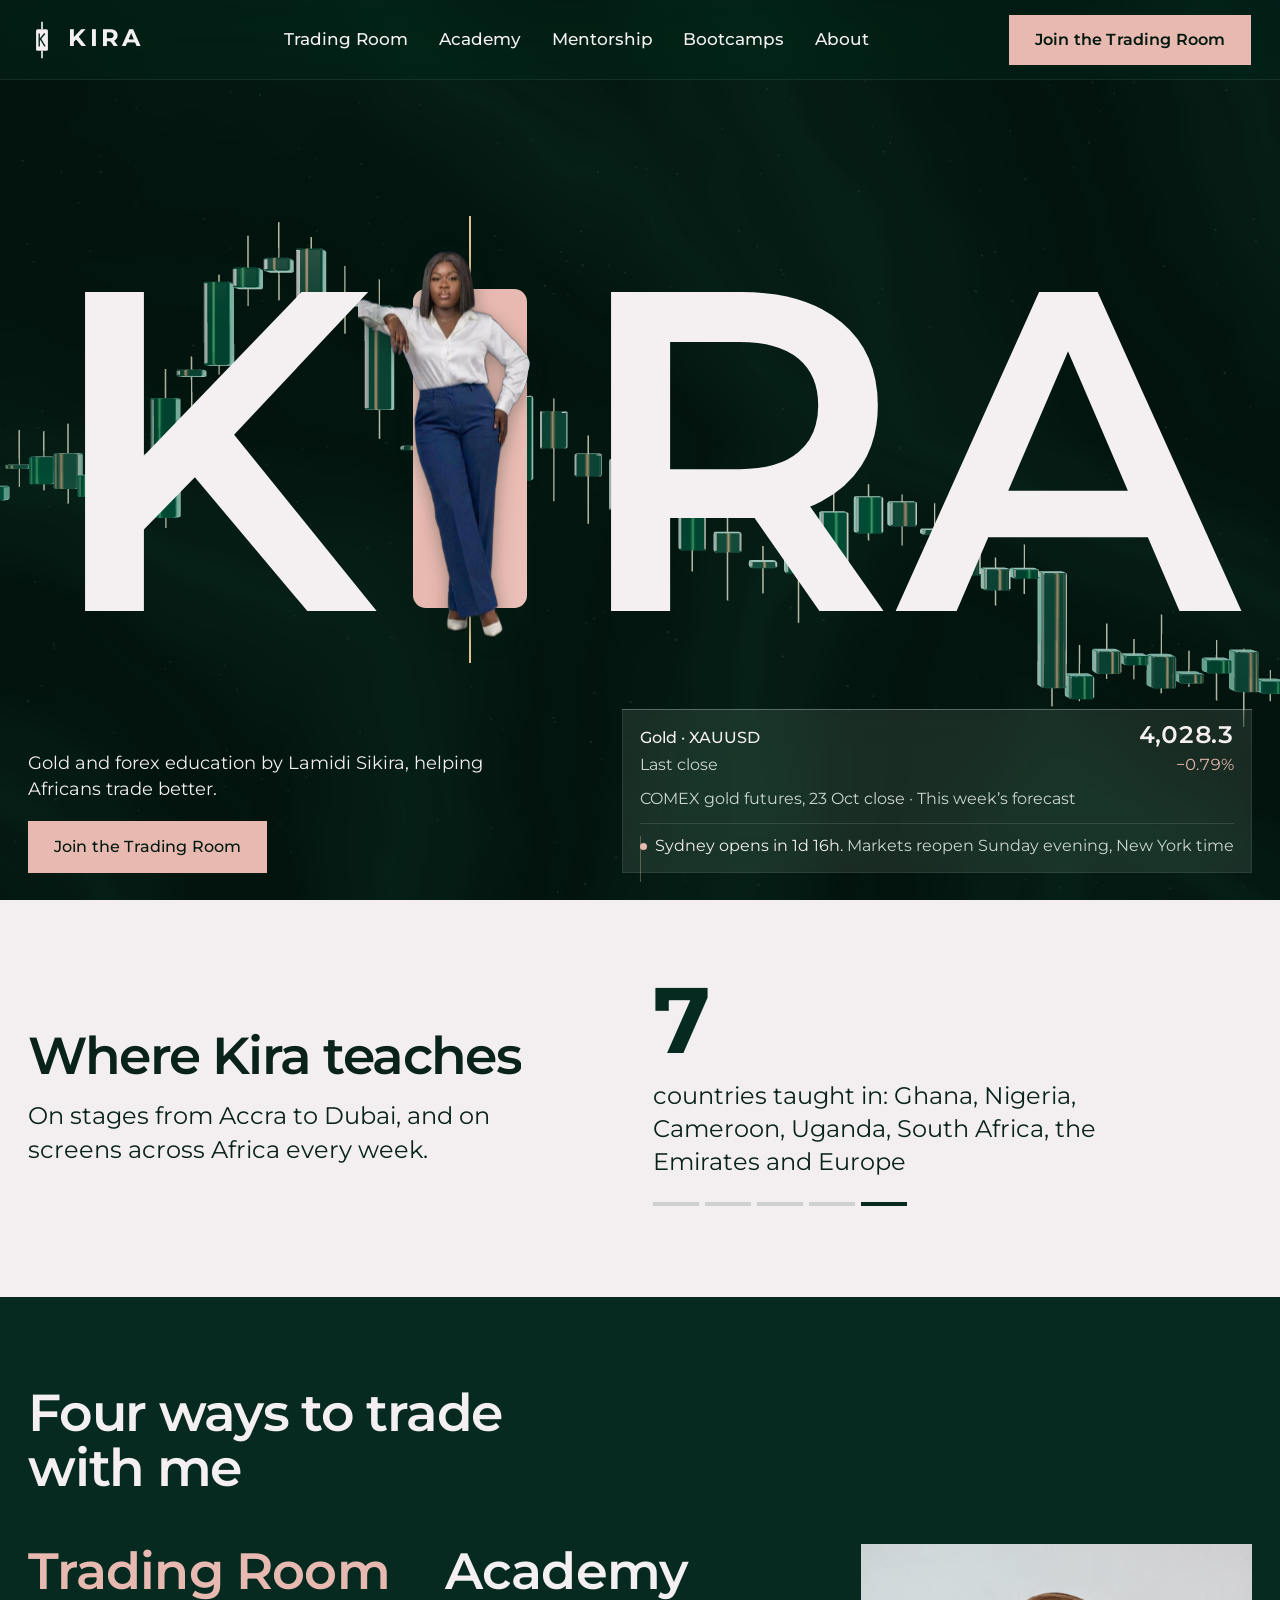
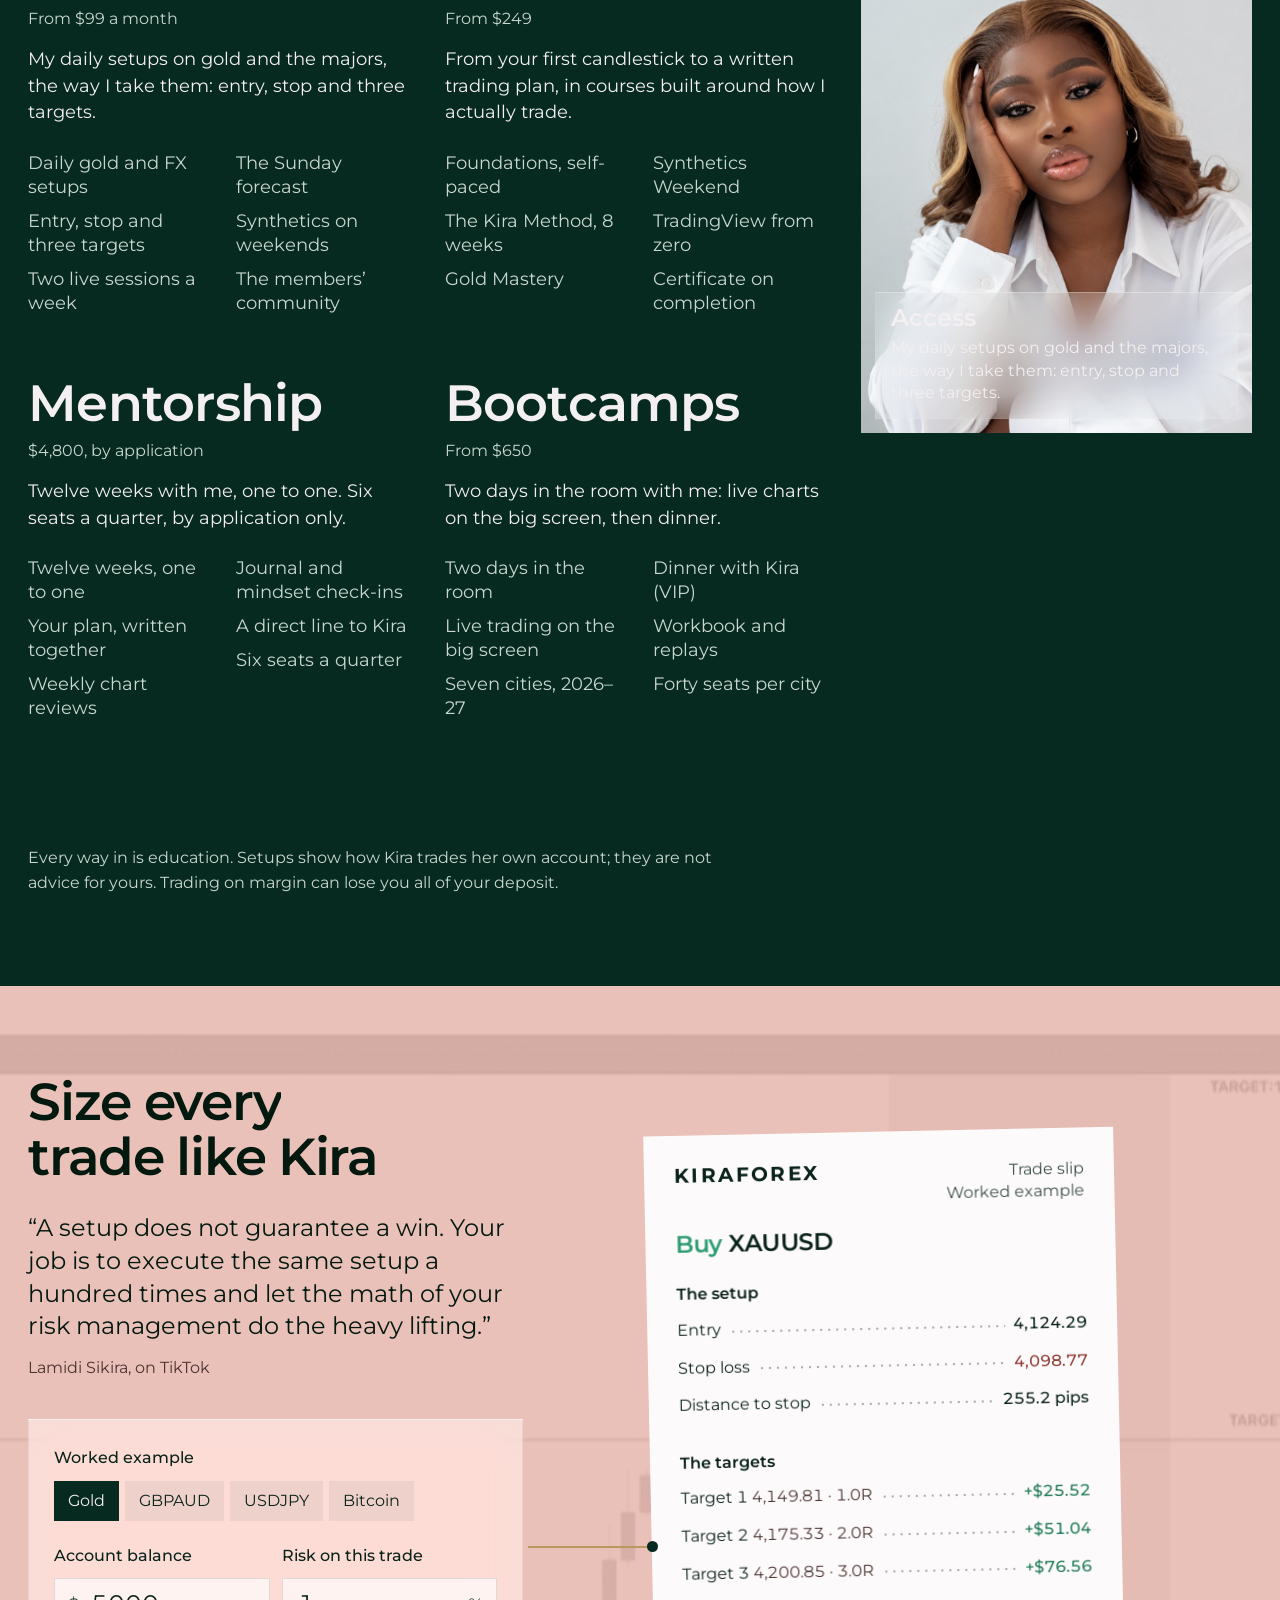
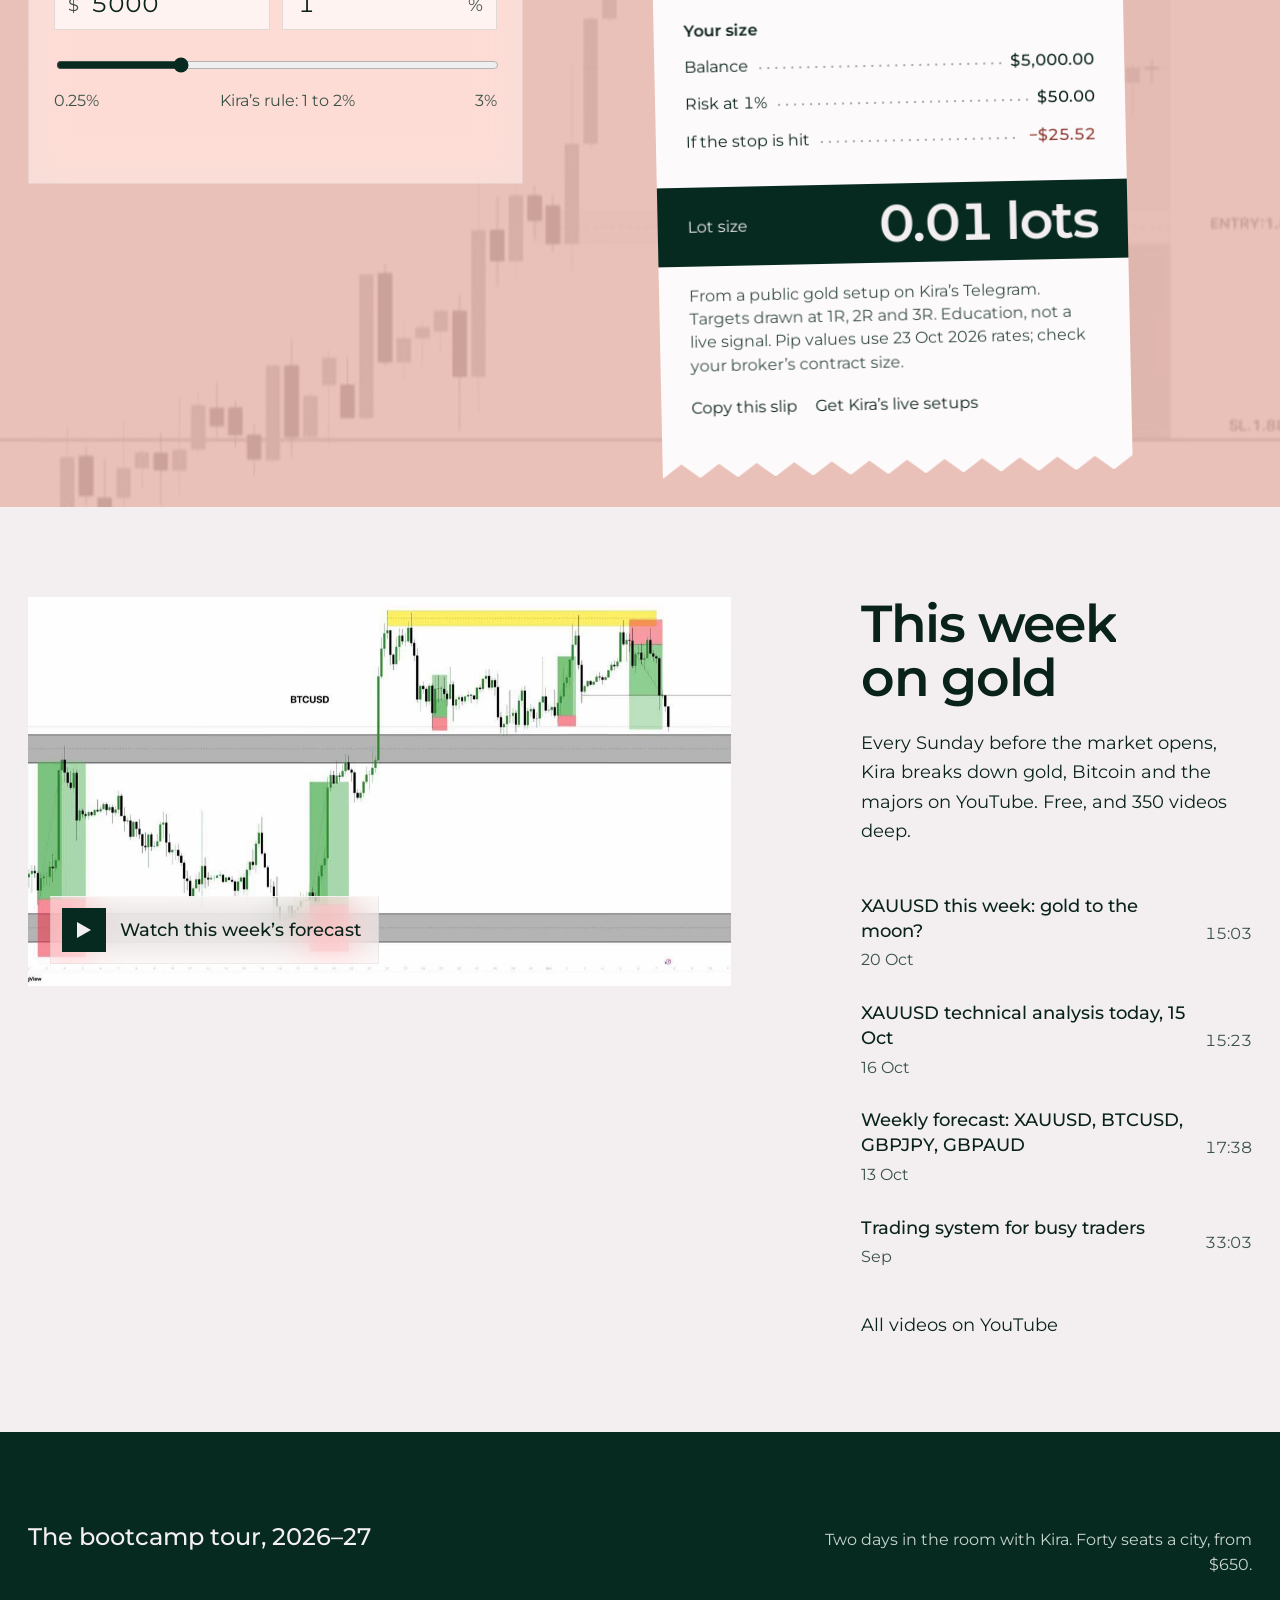
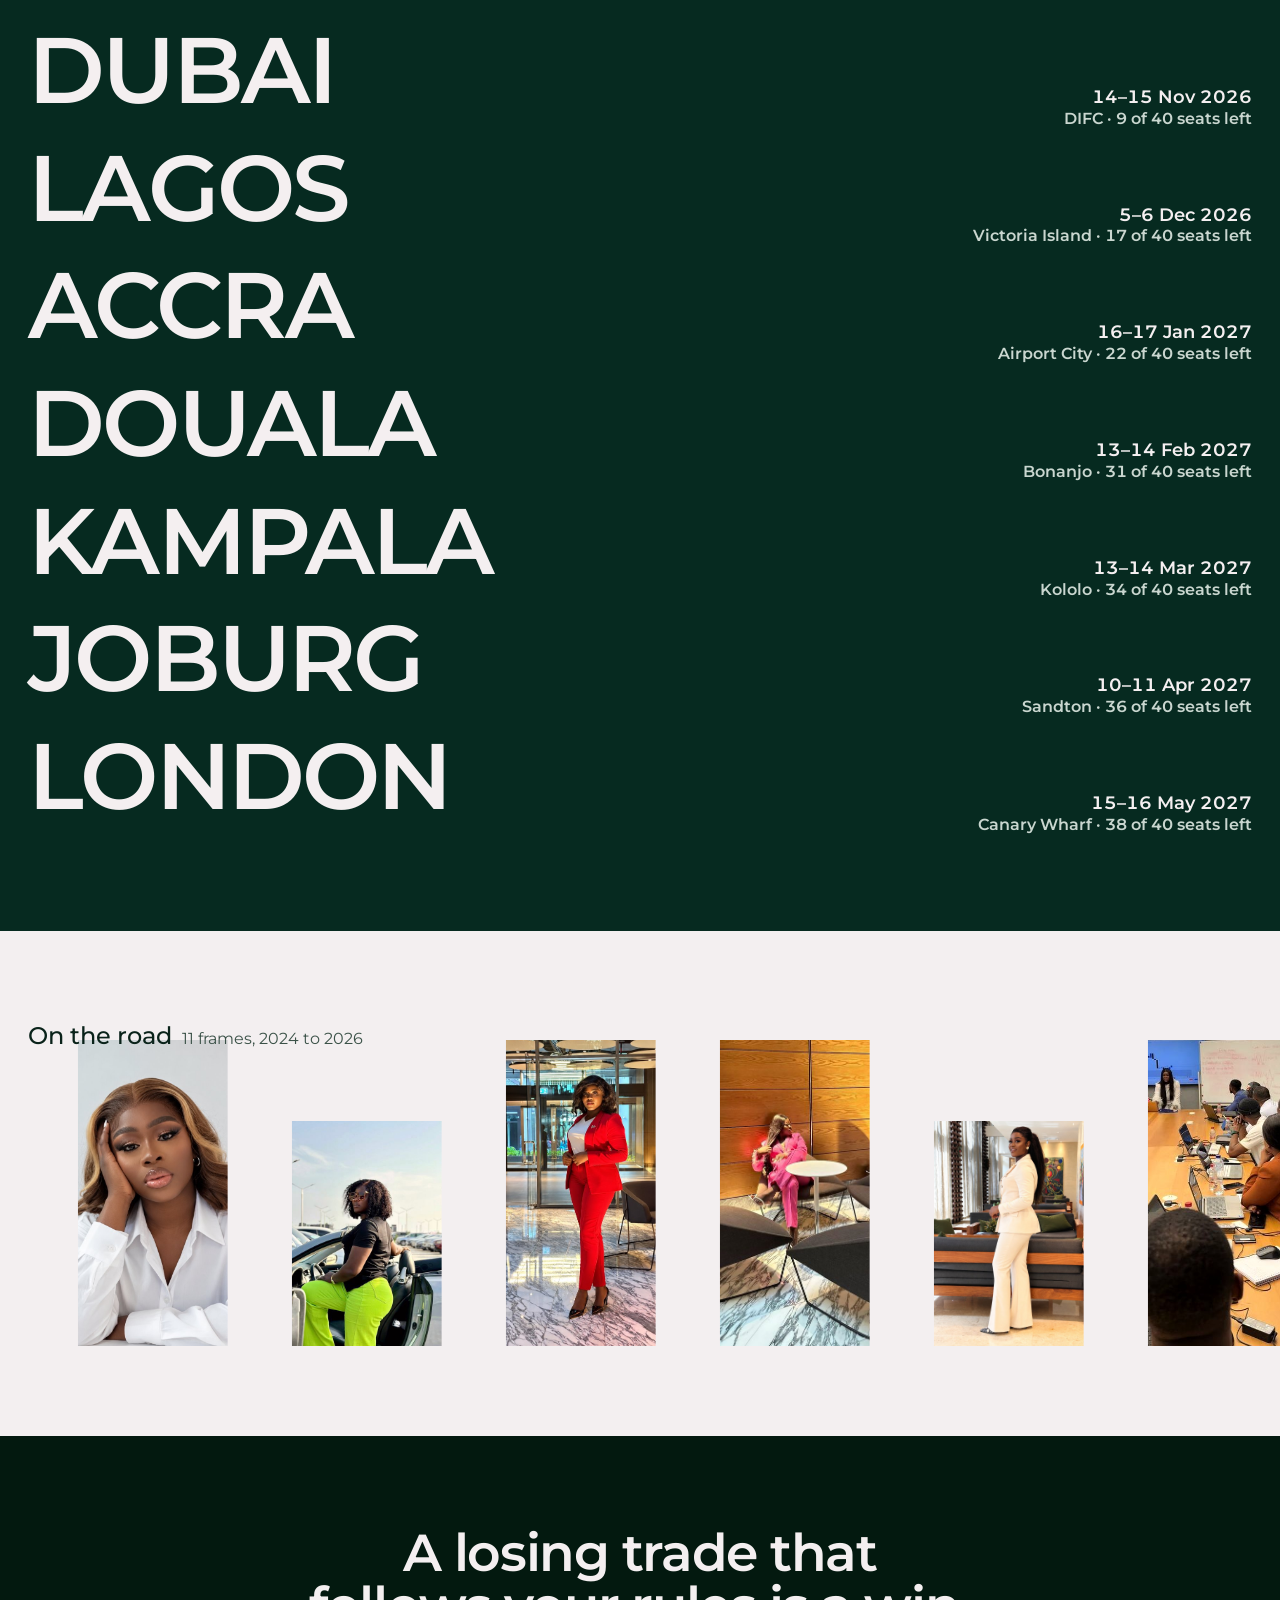
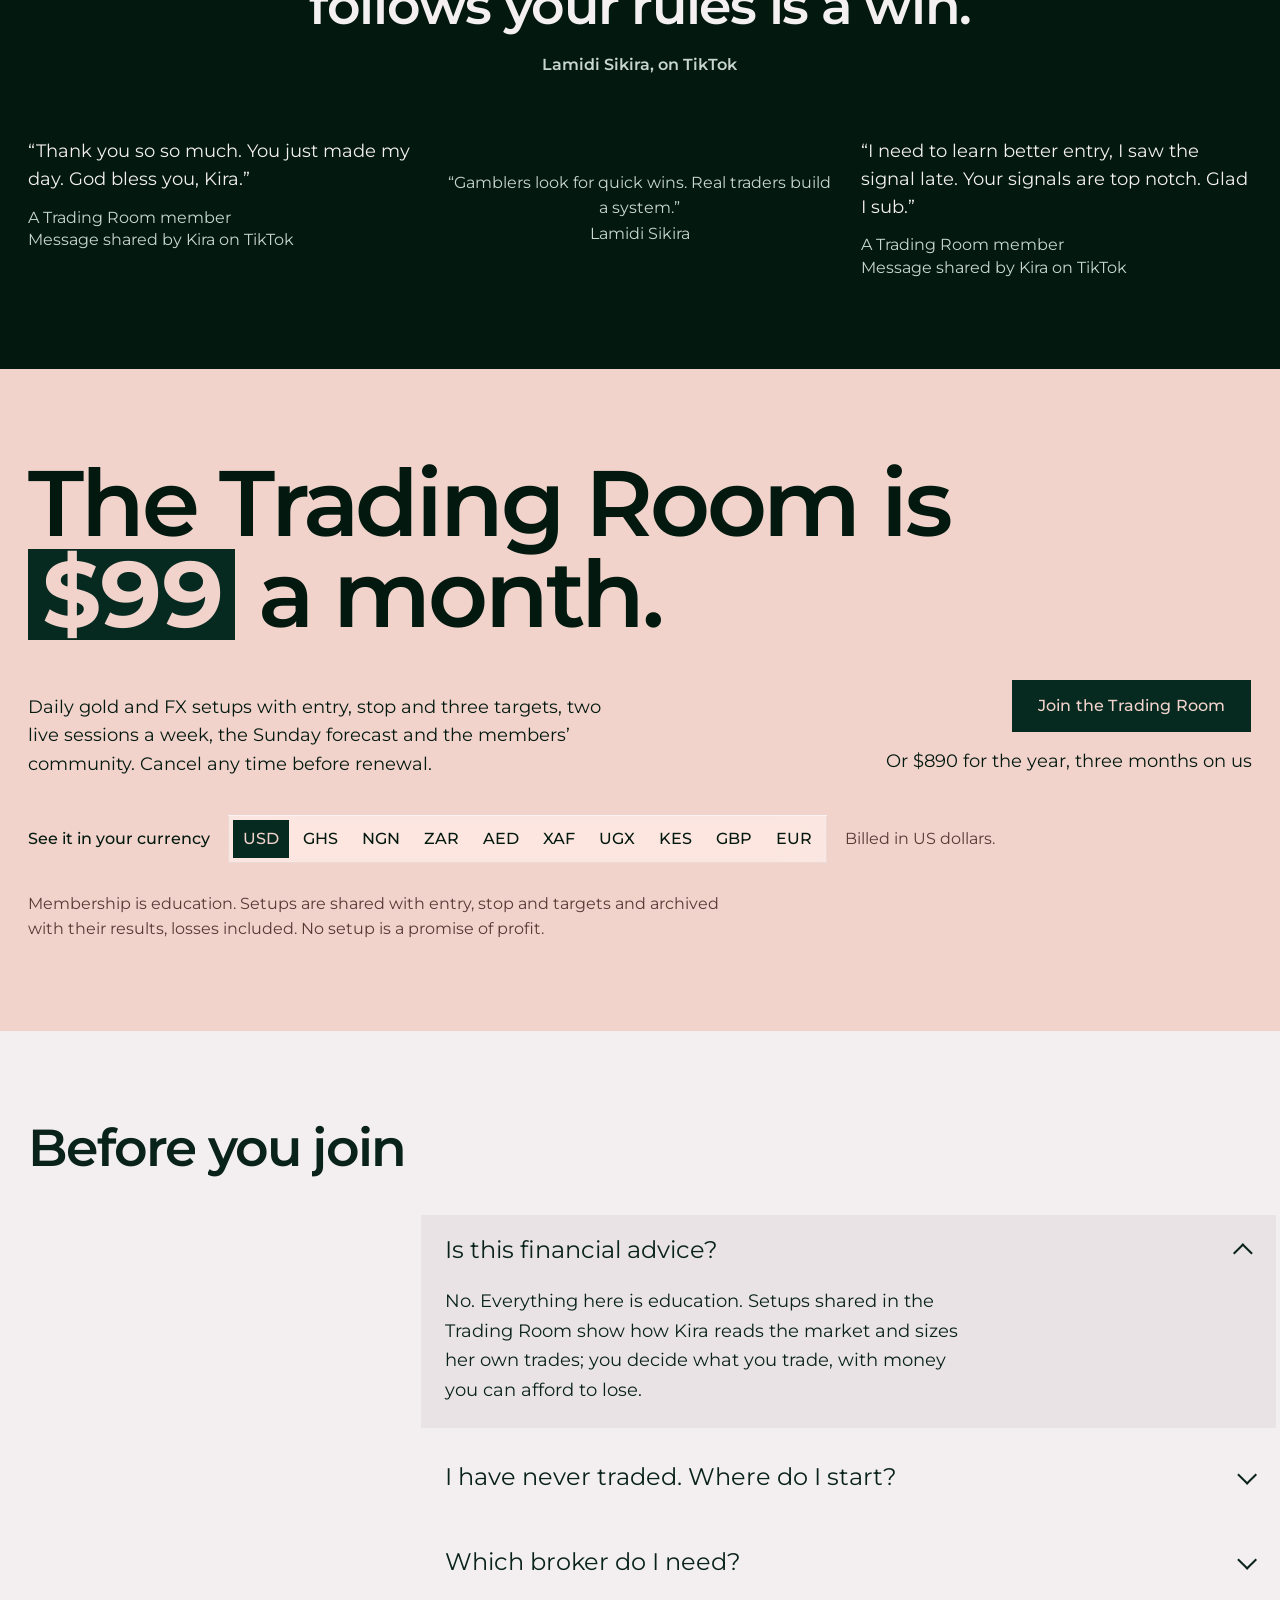
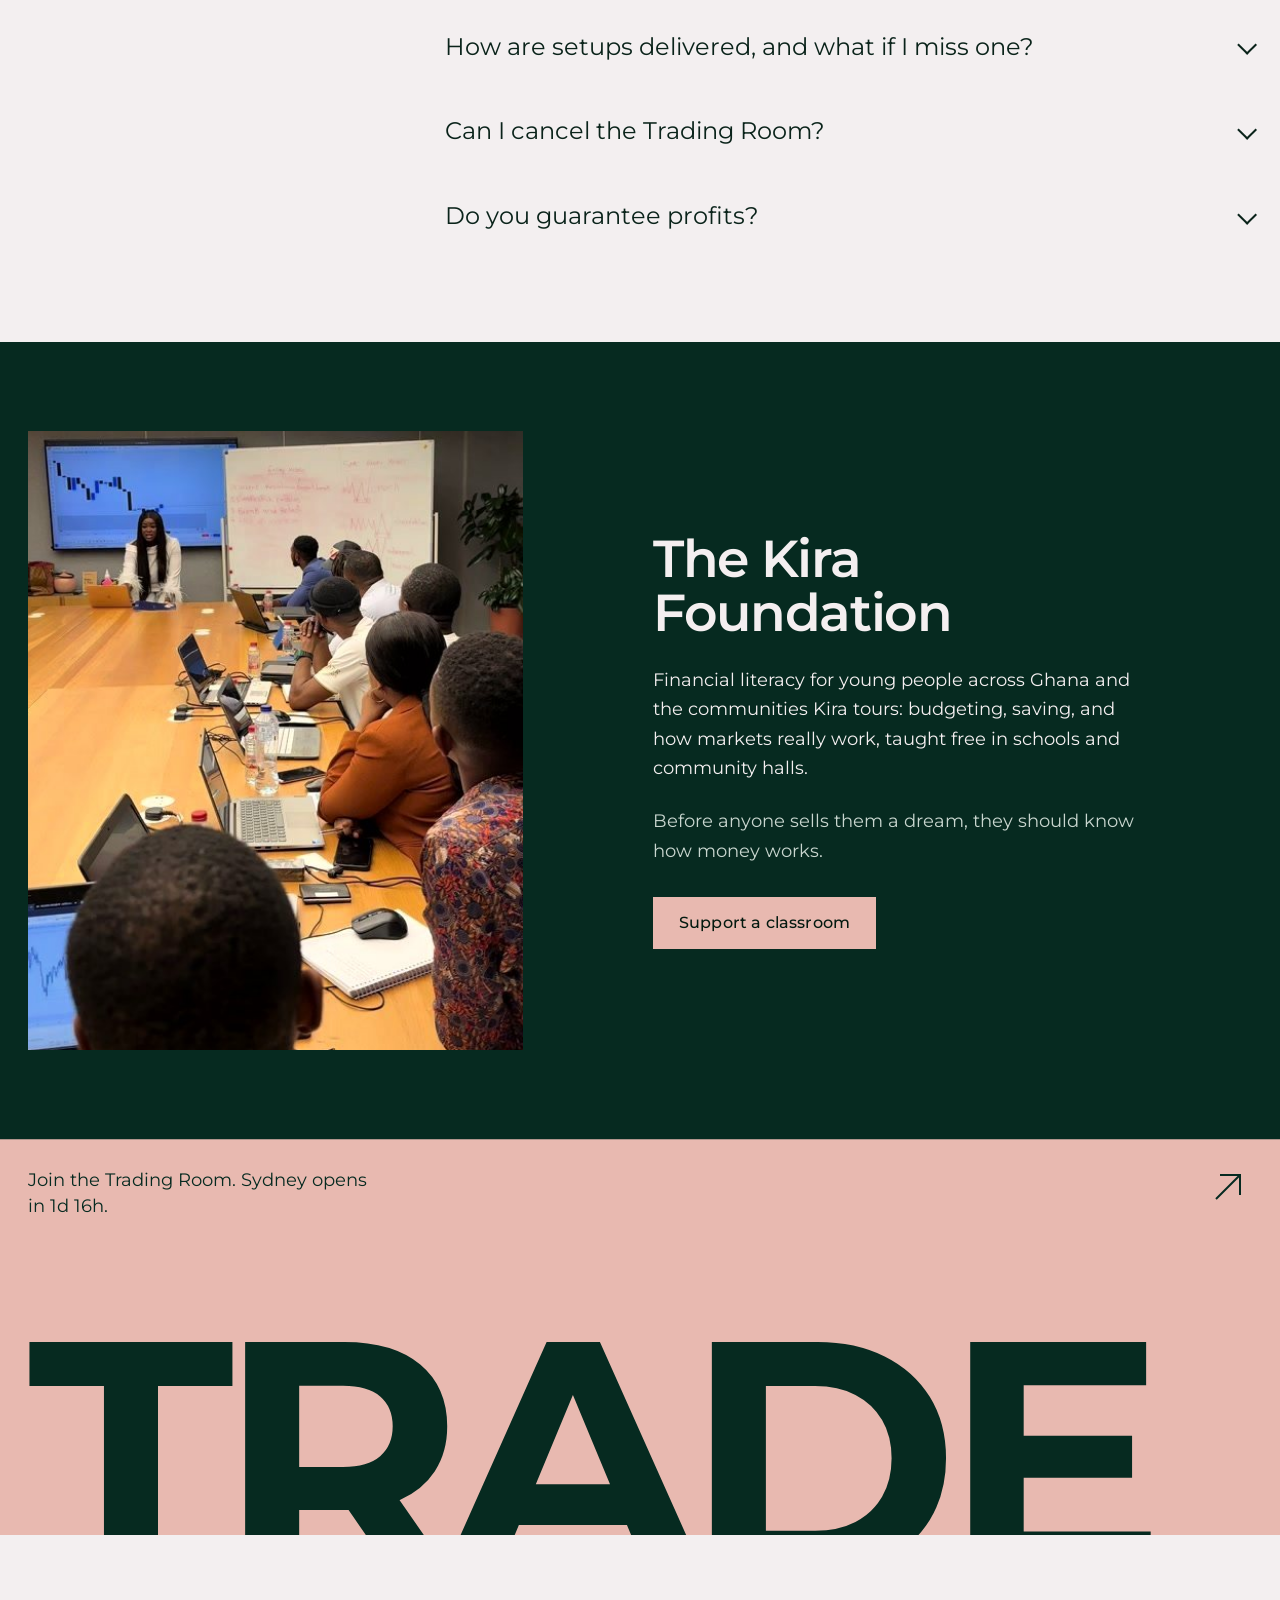
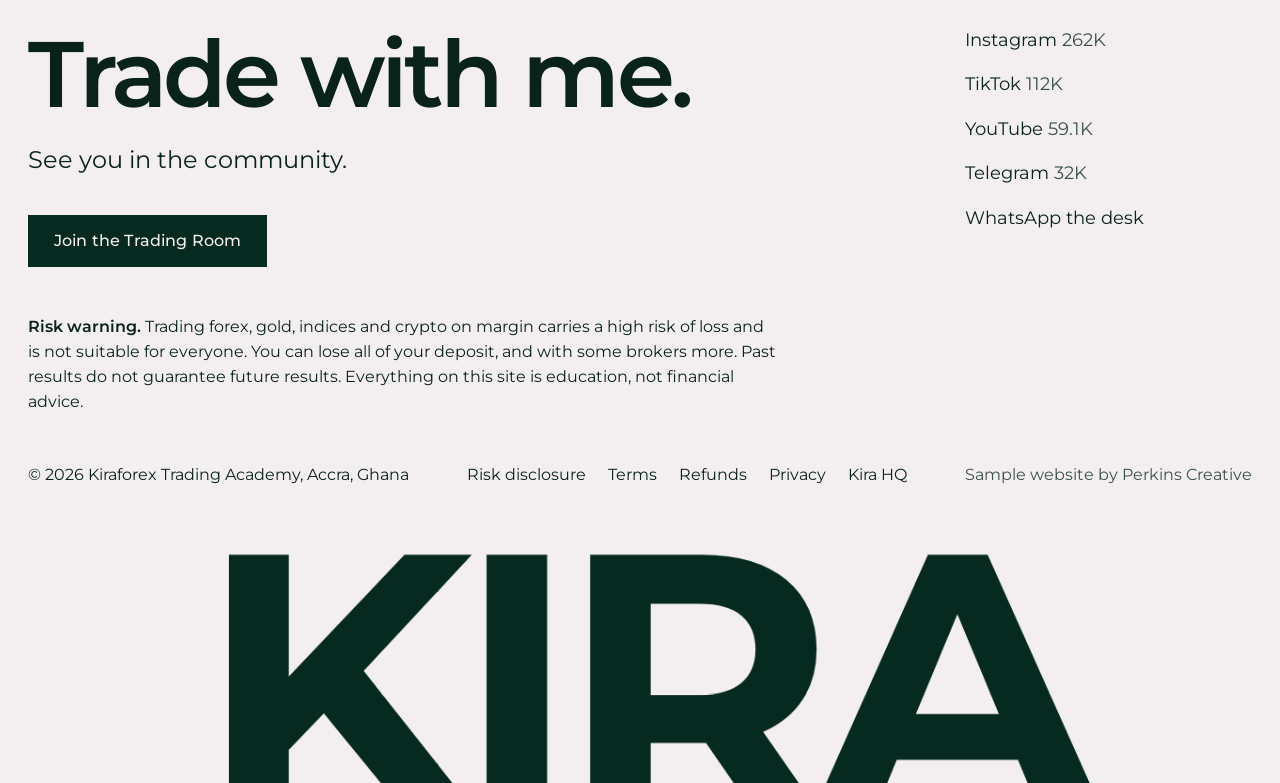
<file: index.html>
<!doctype html>
<html lang="en">
<head>
<meta charset="utf-8">
<meta name="viewport" content="width=device-width, initial-scale=1, viewport-fit=cover">
<title>Kira Forex | Lamidi Sikira, gold and forex education</title>
<meta name="description" content="Lamidi Sikira helps Africans trade better. The Trading Room, Kiraforex Trading Academy, one-to-one mentorship and bootcamps from Accra to Dubai.">
<meta name="theme-color" content="#062a20">
<meta name="robots" content="noindex, nofollow">
<link rel="icon" href="assets/icons/favicon.svg" type="image/svg+xml">
<link rel="preload" href="assets/img/full/kira-cutout.webp" as="image">
<link rel="stylesheet" href="assets/css/style.css">
<script>
  /* first visit in this tab: hold the hero for the intro (no flash of the finished frame) */
  (function () { try { var q = location.search; if (/pose/.test(q) || matchMedia('(prefers-reduced-motion: reduce)').matches) return; if (!sessionStorage.getItem('kf.intro')) document.documentElement.classList.add('is-intro'); } catch (e) {} })();
</script>
</head>
<body data-page="home">

<main id="main">

  <!-- HERO: the name as a monument. The I is a candle, and Kira stands in it. -->
  <section class="hero" data-tone="malachite" id="top">
    <canvas class="hero__gl" aria-hidden="true"></canvas>
    <div class="hero__fallback" aria-hidden="true"></div>
    <div class="hero__inner">
      <div class="hero__stage">
        <h1 class="monument" data-monument><span class="l l--k" aria-hidden="true">K</span><span class="i-slot" data-slot><span class="sr-only">I</span><span class="i-slot__wick i-slot__wick--top" data-wick-top></span><span class="i-slot__body" data-body></span><span class="i-slot__wick i-slot__wick--bot" data-wick-bot></span><img class="i-slot__kira" data-kira src="assets/img/full/kira-cutout.webp" alt="" width="502" height="1105" fetchpriority="high"></span><span class="l l--r" aria-hidden="true">R</span><span class="l l--a" aria-hidden="true">A</span></h1>
      </div>
      <div class="hero__bottom">
        <div class="hero__intro" data-hero-part>
          <p>Gold and forex education by Lamidi Sikira, helping Africans trade better.</p>
          <a class="btn" data-magnetic href="trading-room.html#join" style="--b-bg:var(--rose);--b-fg:var(--deep)">Join the Trading Room</a>
        </div>
        <a class="ticker glass pe" href="#forecast" data-hero-part data-ui aria-label="Gold price and this week's forecast">
          <span class="ticker__pair">Gold &middot; XAUUSD</span><span class="ticker__px num" data-tk-px>&nbsp;</span>
          <span class="t-soft">Last close</span><span class="ticker__chg num" data-tk-chg>&nbsp;</span>
          <span class="ticker__src" data-tk-src>&nbsp;</span>
          <span class="ticker__sess" aria-live="polite"><span data-session-a>&nbsp;</span> <span class="t-soft" data-session-b></span></span>
        </a>
      </div>
    </div>
    <div class="hero__photo"><img src="assets/img/full/kira-studio-white.jpg" alt="Portrait of Lamidi Sikira in a white shirt" width="1086" height="1448" loading="lazy"></div>
    <span class="hero__scroll" aria-hidden="true"></span>
  </section>

  <!-- REACH: one band that cycles through where she teaches and who follows -->
  <section class="reach" data-tone="pearl" id="reach">
    <div class="wrap reach__in">
      <div class="reach__copy">
        <h2 class="t-head" data-split>Where Kira teaches</h2>
        <p data-reveal>On stages from Accra to Dubai, and on screens across Africa every week.</p>
      </div>
      <div class="reach__show" data-reach aria-roledescription="carousel" aria-label="Kira's reach">
        <a class="reach__slide is-on" href="https://www.instagram.com/kira_forex/" target="_blank" rel="noopener"><span class="reach__n">262K</span><span class="reach__l">followers on Instagram</span></a>
        <a class="reach__slide" href="https://www.tiktok.com/@kiraforex" target="_blank" rel="noopener"><span class="reach__n">112K</span><span class="reach__l">followers on TikTok</span></a>
        <a class="reach__slide" href="https://www.youtube.com/@Kiraforexgh" target="_blank" rel="noopener"><span class="reach__n">59.1K</span><span class="reach__l">subscribers on YouTube</span></a>
        <a class="reach__slide" href="https://t.me/kira_forex" target="_blank" rel="noopener"><span class="reach__n">32K</span><span class="reach__l">on the free Telegram</span></a>
        <a class="reach__slide" href="bootcamps.html"><span class="reach__n">7</span><span class="reach__l">countries taught in: Ghana, Nigeria, Cameroon, Uganda, South Africa, the Emirates and Europe</span></a>
        <div class="reach__dots" data-reach-dots role="tablist" aria-label="Choose a slide"></div>
      </div>
    </div>
  </section>

  <!-- OFFERS: four columns of names; the picture spot answers -->
  <section class="section offers" data-tone="malachite" id="offers">
    <div class="wrap">
      <h2 data-split>Four ways to trade with me</h2>
      <div class="offers__grid" data-offers></div>
      <p class="offers__risk">Every way in is education. Setups show how Kira trades her own account; they are not advice for yours. Trading on margin can lose you all of your deposit.</p>
    </div>
  </section>

  <!-- THE SLIP: the one live thing -->
  <section class="section slip-sec" data-tone="rose" id="size">
    <div class="slip-sec__bg" aria-hidden="true"><img src="assets/img/full/chart-3.jpg" alt="" width="1280" height="692" loading="lazy"></div>
    <div class="wrap grid">
      <div class="slip-sec__copy">
        <h2 data-split>Size every trade like Kira</h2>
        <blockquote data-reveal>&ldquo;A setup does not guarantee a win. Your job is to execute the same setup a hundred times and let the math of your risk management do the heavy lifting.&rdquo;<cite>Lamidi Sikira, on TikTok</cite></blockquote>
        <form class="console glass glass--light" data-slip-form data-reveal onsubmit="return false">
          <div><span class="lbl" id="lbl-pair">Worked example</span><div class="seg" role="group" aria-labelledby="lbl-pair" data-pairs></div></div>
          <div class="two">
            <div><label for="bal">Account balance</label><div class="field"><span>$</span><input id="bal" inputmode="decimal" value="5000" data-bal aria-describedby="bal-hint"></div></div>
            <div><label for="risk">Risk on this trade</label><div class="field"><input id="riskn" inputmode="decimal" value="1" data-risk-n aria-label="Risk percent"><span>%</span></div></div>
          </div>
          <div><input class="range" id="risk" type="range" min="0.25" max="3" step="0.25" value="1" data-risk aria-label="Risk percent slider"><div class="range-row"><span>0.25%</span><span>Kira&rsquo;s rule: 1 to 2%</span><span>3%</span></div></div>
          <p class="console__warn" data-warn aria-live="polite" id="bal-hint"></p>
        </form>
      </div>
      <div class="slip-wrap" data-reveal>
        <div class="slip" data-tilt="4" data-slip data-ui aria-live="polite"></div>
      </div>
    </div>
  </section>

  <!-- FORECAST: her real charts and uploads -->
  <section class="section forecast" data-tone="pearl" id="forecast">
    <div class="wrap grid">
      <div class="forecast__left">
        <a class="forecast__media" href="https://www.youtube.com/@Kiraforexgh/videos" target="_blank" rel="noopener" data-reveal>
          <div class="forecast__chart"><img src="assets/img/full/chart-1.jpg" alt="Kira's marked-up Bitcoin chart from her weekly forecast" width="1280" height="708" loading="lazy"></div>
          <span class="play glass glass--light"><span class="play__btn"><svg width="14" height="16" viewBox="0 0 14 16" aria-hidden="true"><path d="M0 0l14 8-14 8z" fill="currentColor"/></svg></span>Watch this week&rsquo;s forecast</span>
        </a>
      </div>
      <div class="forecast__copy">
        <h2 data-split>This week on gold</h2>
        <p data-reveal>Every Sunday before the market opens, Kira breaks down gold, Bitcoin and the majors on YouTube. Free, and 350 videos deep.</p>
        <ul class="vids" data-vids data-stagger></ul>
        <a class="link forecast__more" href="https://www.youtube.com/@Kiraforexgh" target="_blank" rel="noopener">All videos on YouTube</a>
      </div>
    </div>
  </section>

  <!-- TOUR: one city per poster line -->
  <section class="tour" data-tone="malachite" id="tour">
    <div class="wrap">
      <div class="tour__head"><h2 data-reveal>The bootcamp tour, 2026&ndash;27</h2><p data-reveal>Two days in the room with Kira. Forty seats a city, from <span data-usd="650">$650</span>.</p></div>
      <ol class="poster" data-poster></ol>
      <p class="tour__note">Two days in the room with Kira. Forty seats a city, from <span data-usd="650">$650</span>.</p>
    </div>
  </section>

  <!-- ON THE ROAD -->
  <section class="road" data-tone="pearl" id="road">
    <div class="road__title"><h2>On the road</h2><span data-road-count></span></div>
    <div class="road__strip" data-road tabindex="0" aria-label="Photographs of Kira on the road. Scroll sideways."></div>
  </section>

  <!-- VOICES -->
  <section class="voices" data-tone="deep" id="voices">
    <figure class="voices__lead" data-reveal><h2>A losing trade that follows your rules is a win.</h2><figcaption>Lamidi Sikira, on TikTok</figcaption></figure>
    <div class="voices__corners" data-voices></div>
  </section>

  <!-- PRICE: one plan as a sentence -->
  <section class="section price" data-tone="blush" id="price">
    <div class="wrap">
      <h2 class="price__h" data-reveal>The Trading Room is <span class="price__fig" data-usd="99">$99</span> a month.</h2>
      <div class="price__row">
        <p class="price__inc" data-reveal>Daily gold and FX setups with entry, stop and three targets, two live sessions a week, the Sunday forecast and the members&rsquo; community. Cancel any time before renewal.</p>
        <div class="price__act" data-reveal><a class="btn" data-magnetic href="trading-room.html#join">Join the Trading Room</a><a class="link" href="trading-room.html#plans">Or <span data-usd="890">$890</span> for the year, three months on us</a></div>
        <div class="price__ccy"><span class="lbl">See it in your currency</span><div class="ccy glass glass--light" role="group" aria-label="Currency"></div><span class="t-small t-soft" data-ccy-note></span></div>
        <p class="price__fine">Membership is education. Setups are shared with entry, stop and targets and archived with their results, losses included. No setup is a promise of profit.</p>
      </div>
    </div>
  </section>

  <!-- FAQ -->
  <section class="section faq" data-tone="pearl" id="faq">
    <div class="wrap">
      <h2 data-split>Before you join</h2>
      <div class="faq__list"><div data-faq></div></div>
    </div>
  </section>

  <!-- FOUNDATION -->
  <section class="section found" data-tone="malachite" id="foundation">
    <div class="wrap grid">
      <figure class="found__pic" data-reveal><img src="assets/img/full/bootcamp-uae.jpg" alt="Kira teaching a room of traders at the UAE bootcamp" width="540" height="768" loading="lazy"></figure>
      <div class="found__copy">
        <h2 data-split>The Kira Foundation</h2>
        <p data-reveal>Financial literacy for young people across Ghana and the communities Kira tours: budgeting, saving, and how markets really work, taught free in schools and community halls.</p>
        <p data-reveal class="t-soft">Before anyone sells them a dream, they should know how money works.</p>
        <a class="btn" data-magnetic href="about.html#foundation" style="--b-bg:var(--rose);--b-fg:var(--deep)" data-reveal>Support a classroom</a>
      </div>
    </div>
  </section>

  <!-- CTA: one word -->
  <a class="cta" href="trading-room.html#join" data-tone="rose" aria-label="Join the Trading Room">
    <span class="cta__line"><span>Join the Trading Room.</span> <span data-cta-session></span></span>
    <span class="cta__arrow">
      <svg viewBox="0 0 48 48" fill="none" aria-hidden="true"><path d="M12 36L36 12M16 12h20v20" stroke="currentColor" stroke-width="2"/></svg>
    </span>
    <span class="cta__word" aria-hidden="true">TRADE</span>
  </a>

  <div data-footer></div>
</main>

<script src="assets/vendor/gsap.min.js"></script>
<script src="assets/vendor/ScrollTrigger.min.js"></script>
<script src="assets/vendor/lenis.min.js"></script>
<script src="assets/vendor/three.min.js"></script>
<script src="assets/js/data.js"></script>
<script src="assets/js/site.js"></script>
<script src="assets/js/hero3d.js"></script>
<script src="assets/js/slip.js"></script>
<script src="assets/js/desk.js"></script>
<script src="assets/js/home.js"></script>
</body>
</html>
</file>
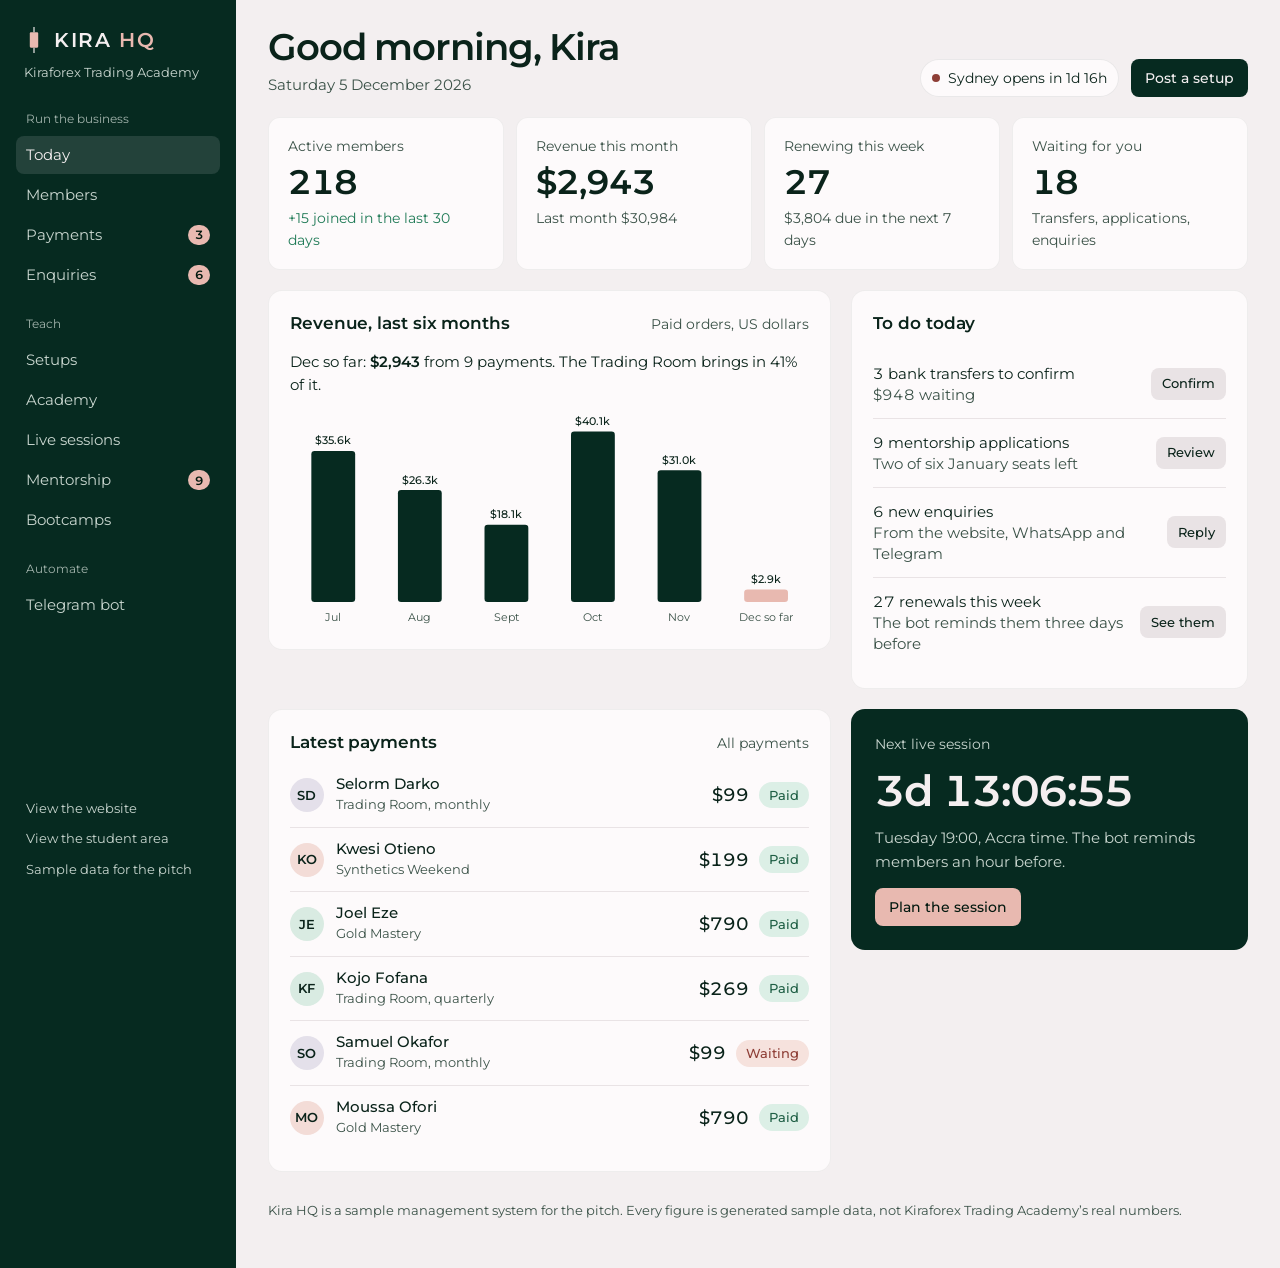
<file: admin/index.html>
<!doctype html>
<html lang="en">
<head>
<meta charset="utf-8">
<meta name="viewport" content="width=device-width, initial-scale=1, viewport-fit=cover">
<title>Kira HQ | Kiraforex Trading Academy</title>
<meta name="theme-color" content="#062a20">
<meta name="robots" content="noindex">
<link rel="icon" href="../assets/icons/favicon.svg" type="image/svg+xml">
<link rel="stylesheet" href="../assets/css/style.css">
<link rel="stylesheet" href="../assets/css/admin.css">
</head>
<body data-page="hq" data-no-shell data-no-desk class="hq">
<div class="hq-shell">
  <aside class="hq-side" data-tone="malachite" data-side>
    <a class="hq-brand" href="#today"><svg viewBox="0 0 26 34" width="20" height="26" aria-hidden="true"><path d="M13 0v7M13 27v7" stroke="currentColor" stroke-width="1.5"/><rect x="7.5" y="7" width="11" height="20" rx="1.4" fill="#e8b9b0"/></svg><span>KIRA <em>HQ</em></span></a>
    <p class="hq-ws">Kiraforex Trading Academy</p>
    <nav class="hq-nav" aria-label="Sections" data-nav></nav>
    <div class="hq-side__foot"><a href="../index.html">View the website</a><a href="../portal.html">View the student area</a><span>Sample data for the pitch</span></div>
  </aside>
  <header class="hq-bar" data-tone="malachite">
    <a class="hq-brand" href="#today"><svg viewBox="0 0 26 34" width="18" height="24" aria-hidden="true"><path d="M13 0v7M13 27v7" stroke="currentColor" stroke-width="1.5"/><rect x="7.5" y="7" width="11" height="20" rx="1.4" fill="#e8b9b0"/></svg><span>KIRA <em>HQ</em></span></a>
    <button type="button" class="hq-menu" data-menu aria-expanded="false">Menu</button>
  </header>
  <main class="hq-main" id="main">
    <div class="hq-view" data-view aria-live="polite"></div>
    <p class="hq-foot">Kira HQ is a sample management system for the pitch. Every figure is generated sample data, not Kiraforex Trading Academy&rsquo;s real numbers.</p>
  </main>
</div>
<div class="hq-drawer" data-drawer hidden><div class="hq-drawer__bg" data-close></div><aside class="hq-drawer__panel" role="dialog" aria-modal="true" aria-label="Details"><button type="button" class="hq-drawer__x" data-close aria-label="Close">&times;</button><div data-drawer-body></div></aside></div>
<script src="../assets/js/data.js"></script>
<script src="../assets/js/site.js"></script>
<script src="../assets/js/store.js"></script>
<script src="../assets/js/admin.js"></script>
</body>
</html>
</file>
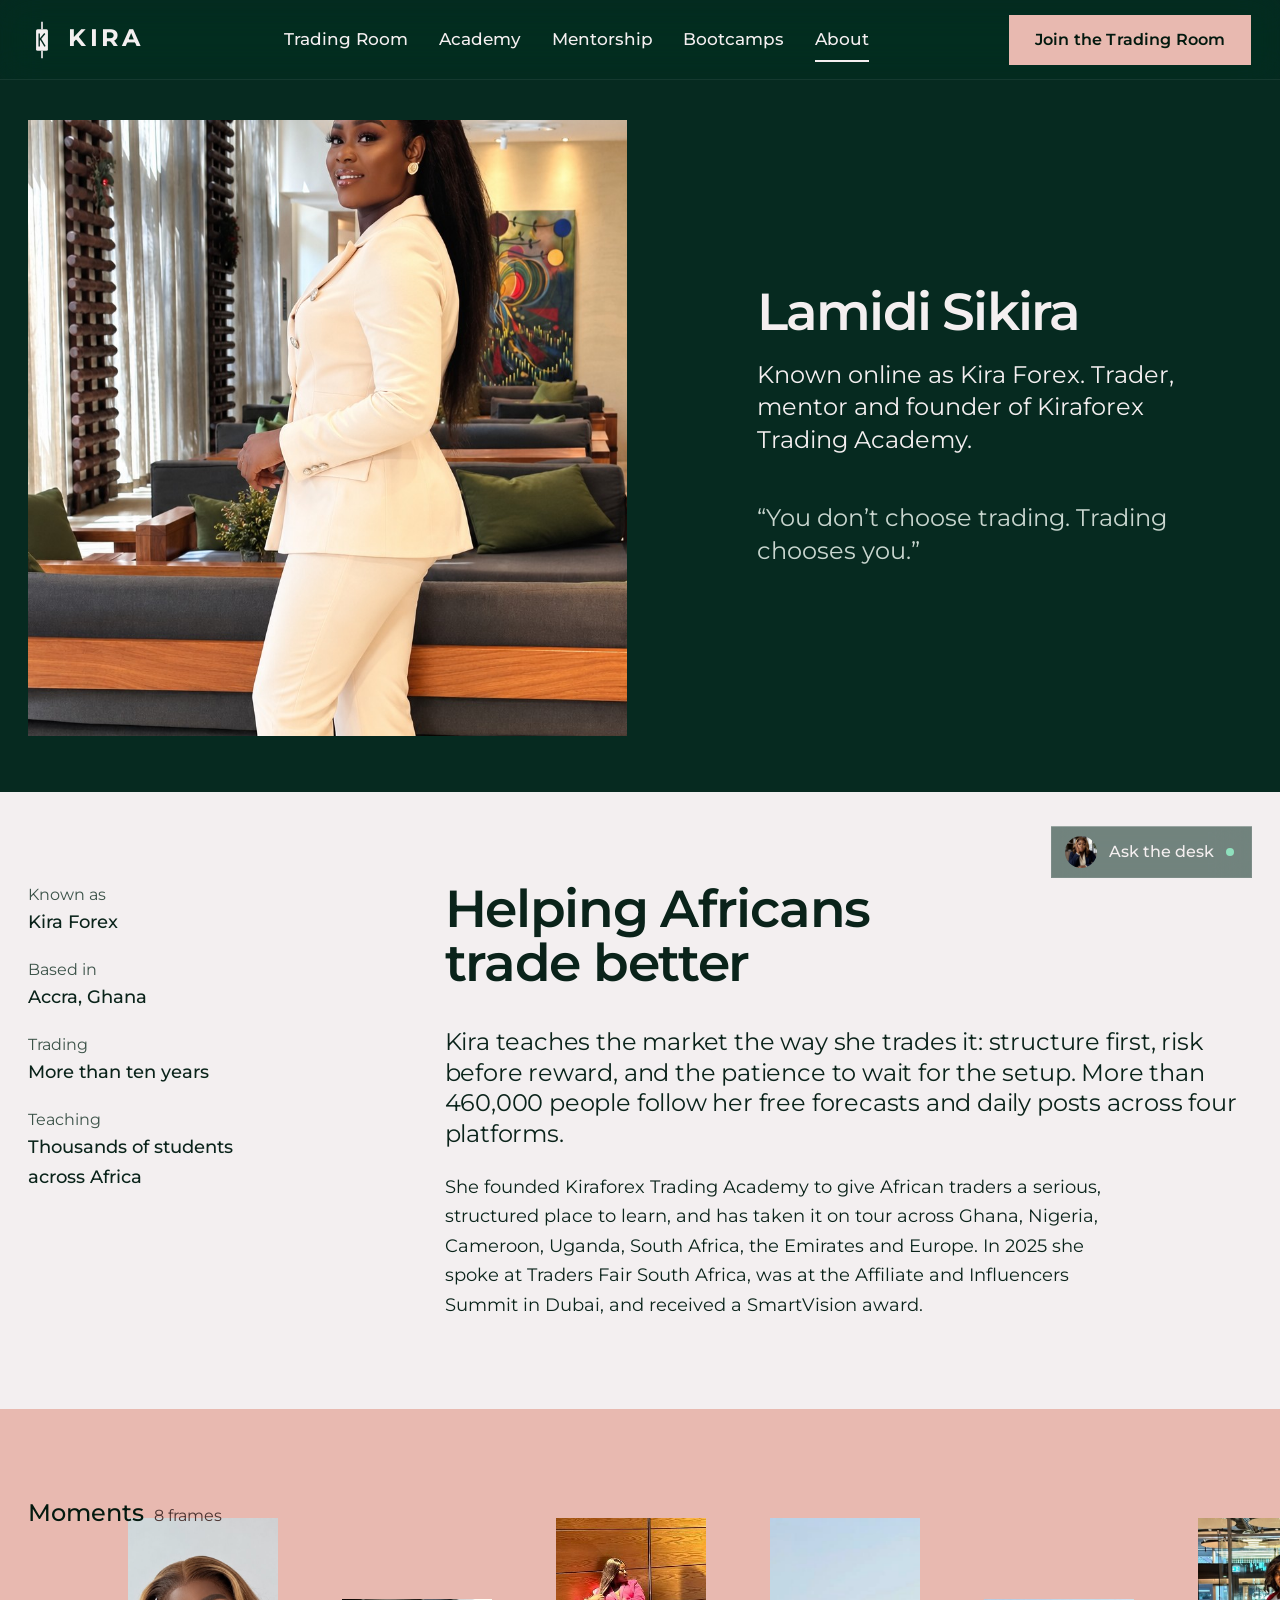
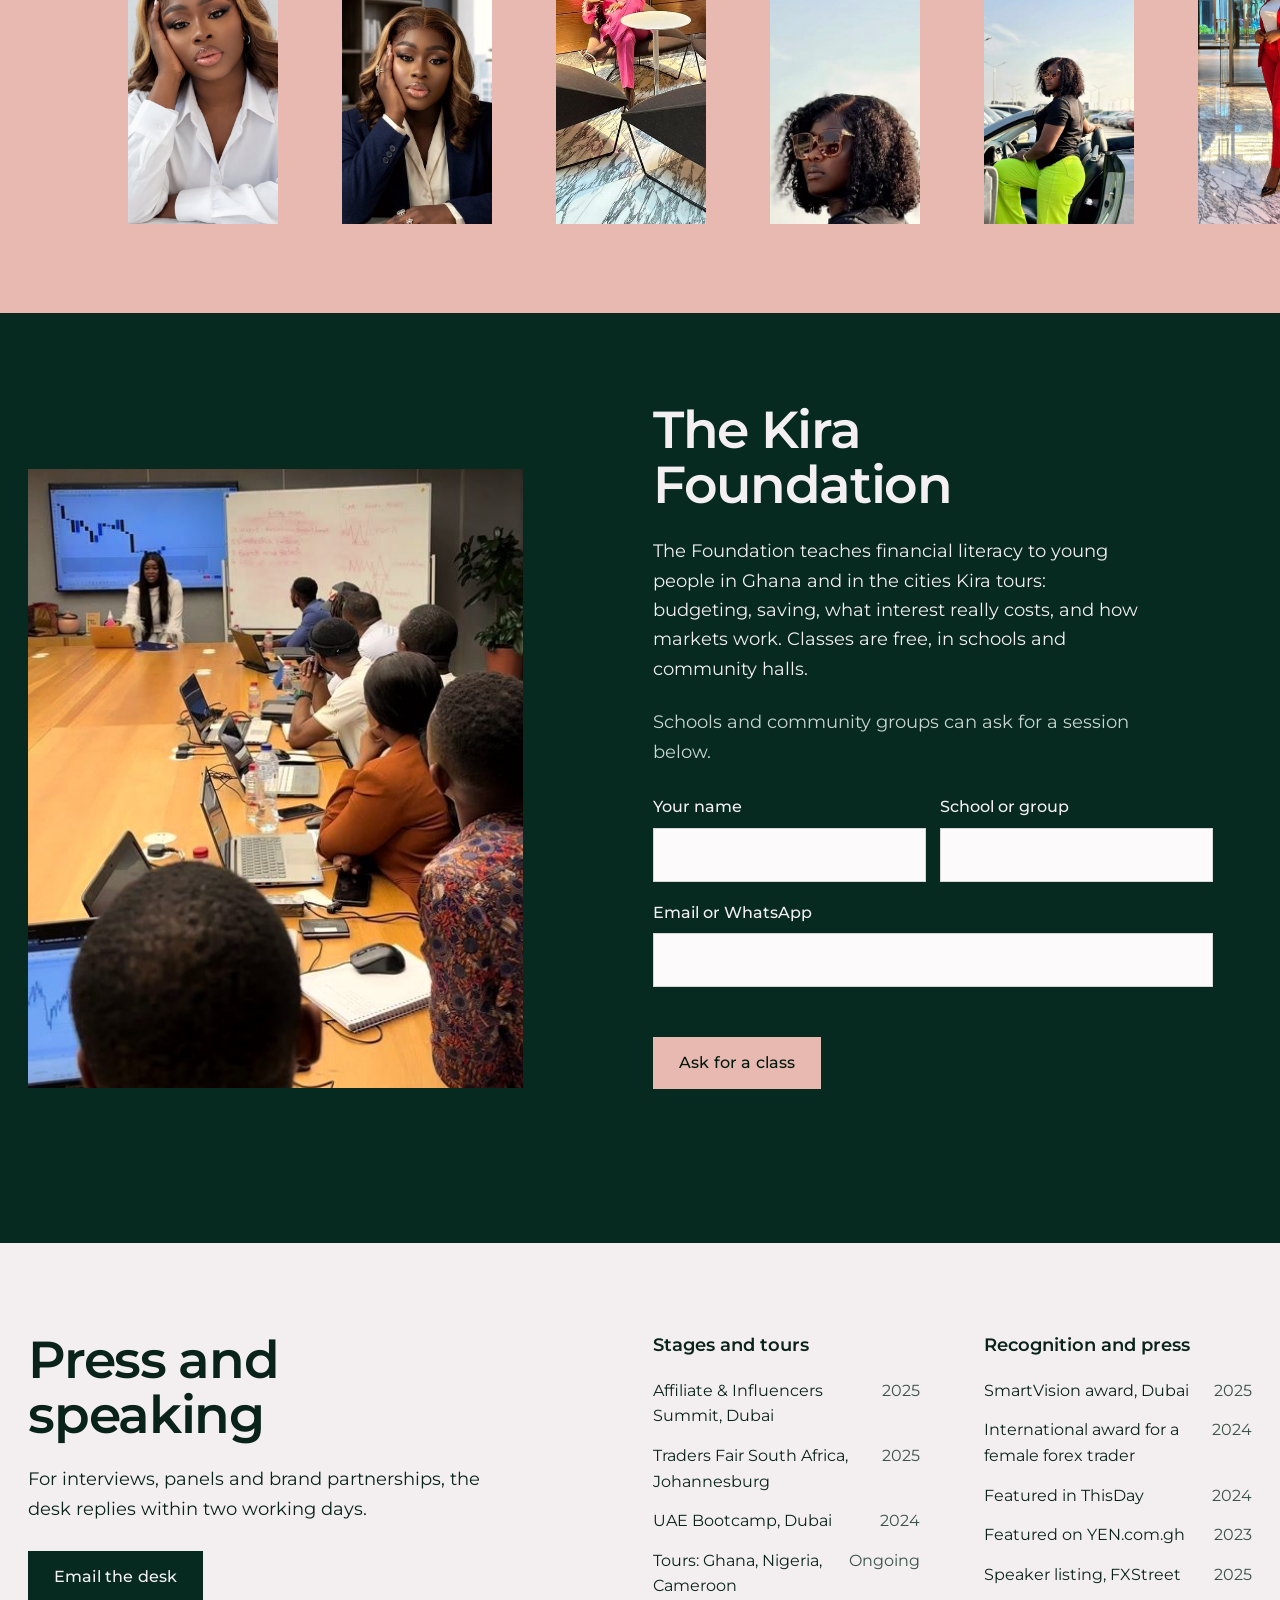
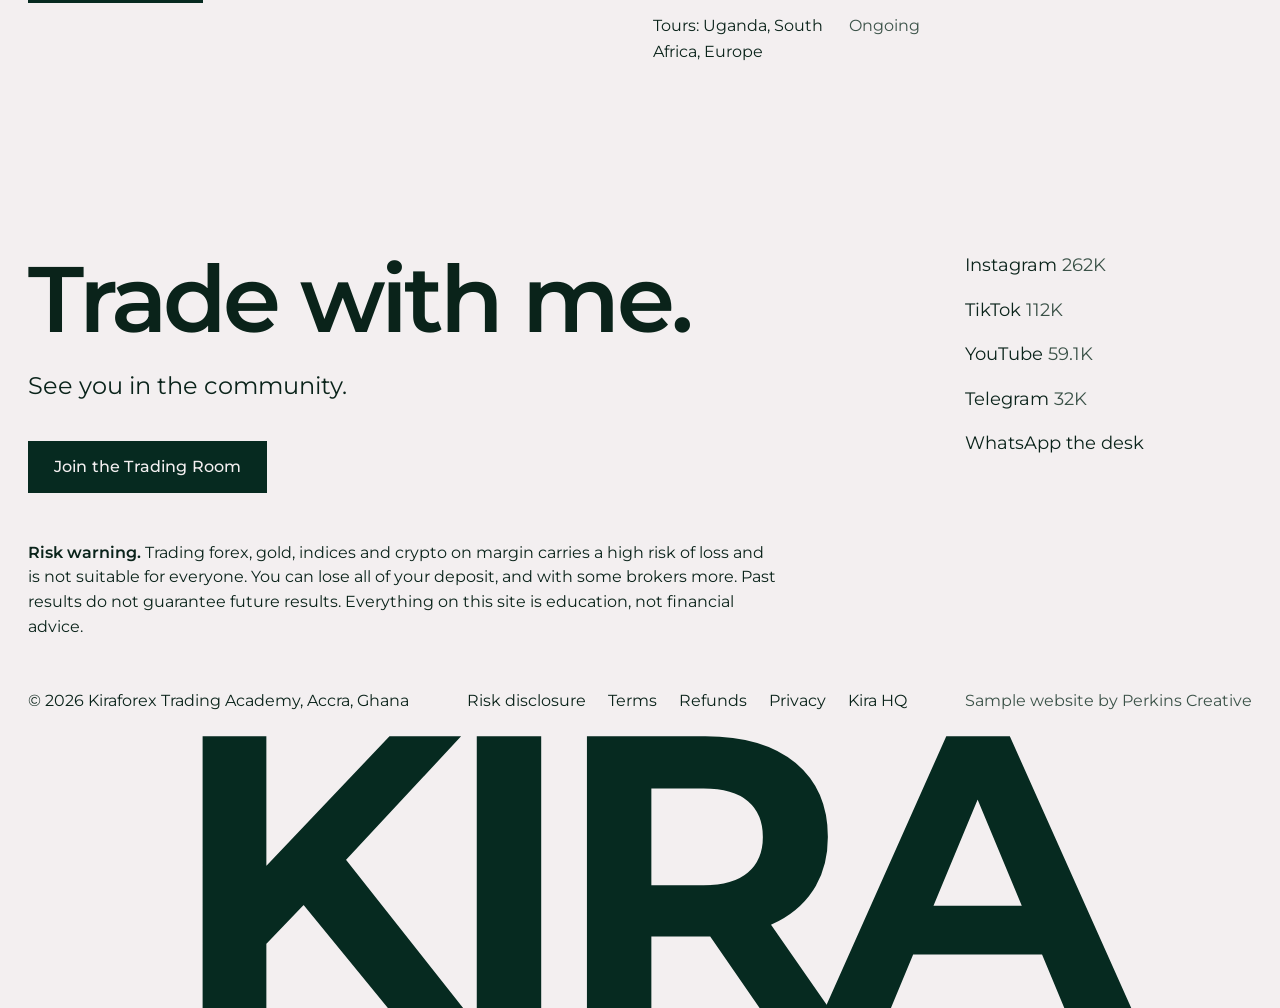
<file: about.html>
<!doctype html>
<html lang="en">
<head>
<meta charset="utf-8">
<meta name="viewport" content="width=device-width, initial-scale=1, viewport-fit=cover">
<title>About Lamidi Sikira | Kira Forex</title>
<meta name="description" content="Lamidi Sikira, known as Kira Forex: forex trader, mentor, founder of Kiraforex Trading Academy and The Kira Foundation, based in Accra.">
<meta name="theme-color" content="#062a20">
<meta name="robots" content="noindex, nofollow">
<link rel="icon" href="assets/icons/favicon.svg" type="image/svg+xml">
<link rel="stylesheet" href="assets/css/style.css">
</head>
<body data-page="about">
<main id="main">

  <section class="m-hero" data-tone="malachite">
    <div class="m-hero__pic"><img src="assets/img/full/kira-suit-white.jpg" alt="Lamidi Sikira in a cream trouser suit at home" width="1024" height="1536" fetchpriority="high" style="object-position:58% 6%"></div>
    <div class="m-hero__copy">
      <h1 data-split>Lamidi Sikira</h1>
      <p data-reveal>Known online as Kira Forex. Trader, mentor and founder of Kiraforex Trading Academy.</p>
      <p class="t-soft" data-reveal>&ldquo;You don&rsquo;t choose trading. Trading chooses you.&rdquo;</p>
    </div>
  </section>

  <section class="section" data-tone="pearl" id="story">
    <div class="wrap">
      <div class="story__row">
        <dl class="facts" data-stagger>
          <div data-reveal><dt>Known as</dt><dd>Kira Forex</dd></div>
          <div data-reveal><dt>Based in</dt><dd>Accra, Ghana</dd></div>
          <div data-reveal><dt>Trading</dt><dd>More than ten years</dd></div>
          <div data-reveal><dt>Teaching</dt><dd>Thousands of students across Africa</dd></div>
        </dl>
        <div>
          <h2 class="story__h" data-split>Helping Africans trade better</h2>
          <p class="story__para" data-reveal>Kira teaches the market the way she trades it: structure first, risk before reward, and the patience to wait for the setup. More than 460,000 people follow her free forecasts and daily posts across four platforms.</p>
          <p data-reveal style="margin-top:22px;max-width:58ch">She founded Kiraforex Trading Academy to give African traders a serious, structured place to learn, and has taken it on tour across Ghana, Nigeria, Cameroon, Uganda, South Africa, the Emirates and Europe. In 2025 she spoke at Traders Fair South Africa, was at the Affiliate and Influencers Summit in Dubai, and received a SmartVision award.</p>
        </div>
      </div>
    </div>
  </section>

  <section class="road" data-tone="rose" id="moments" style="min-height:0;padding:var(--section) 0">
    <div class="road__title"><h2>Moments</h2><span data-road-count></span></div>
    <div class="road__strip" data-road-list tabindex="0" aria-label="Photographs of Kira. Scroll sideways."></div>
  </section>

  <section class="section found" data-tone="malachite" id="foundation">
    <div class="wrap grid">
      <figure class="found__pic" data-reveal><img src="assets/img/full/bootcamp-uae.jpg" alt="Kira teaching a room of traders" width="540" height="768" loading="lazy"></figure>
      <div class="found__copy">
        <h2 data-split>The Kira Foundation</h2>
        <p data-reveal>The Foundation teaches financial literacy to young people in Ghana and in the cities Kira tours: budgeting, saving, what interest really costs, and how markets work. Classes are free, in schools and community halls.</p>
        <p data-reveal class="t-soft">Schools and community groups can ask for a session below.</p>
        <form class="form" data-found-form style="margin-top:28px;max-width:520px" novalidate>
          <div class="row2"><label>Your name<input name="name" autocomplete="name" required></label><label>School or group<input name="org" required></label></div>
          <label>Email or WhatsApp<input name="contact" required></label>
          <button class="btn" type="submit" style="--b-bg:var(--rose);--b-fg:var(--deep);justify-self:start">Ask for a class</button>
          <p class="console__warn" data-found-msg aria-live="polite" style="color:var(--rose)"></p>
        </form>
      </div>
    </div>
  </section>

  <section class="section" data-tone="pearl" id="press">
    <div class="wrap">
      <div class="split">
        <div class="split__l"><h2 data-split>Press and speaking</h2><p data-reveal>For interviews, panels and brand partnerships, the desk replies within two working days.</p><a class="btn" data-magnetic href="mailto:desk@kiraforex.com?subject=Speaking%20or%20press%20request%20for%20Kira%20Forex" data-reveal style="margin-top:28px">Email the desk</a></div>
        <div class="split__r"><div class="rec__lists" data-stagger><div class="rec__list" data-reveal><h3>Stages and tours</h3><ul data-list="stages"></ul></div><div class="rec__list" data-reveal><h3>Recognition and press</h3><ul data-list="recognition"></ul></div></div></div>
      </div>
    </div>
  </section>

  <div data-footer></div>
</main>
<script src="assets/vendor/gsap.min.js"></script>
<script src="assets/vendor/ScrollTrigger.min.js"></script>
<script src="assets/vendor/lenis.min.js"></script>
<script src="assets/js/data.js"></script>
<script src="assets/js/site.js"></script>
<script src="assets/js/desk.js"></script>
<script src="assets/js/inner.js"></script>
</body>
</html>
</file>
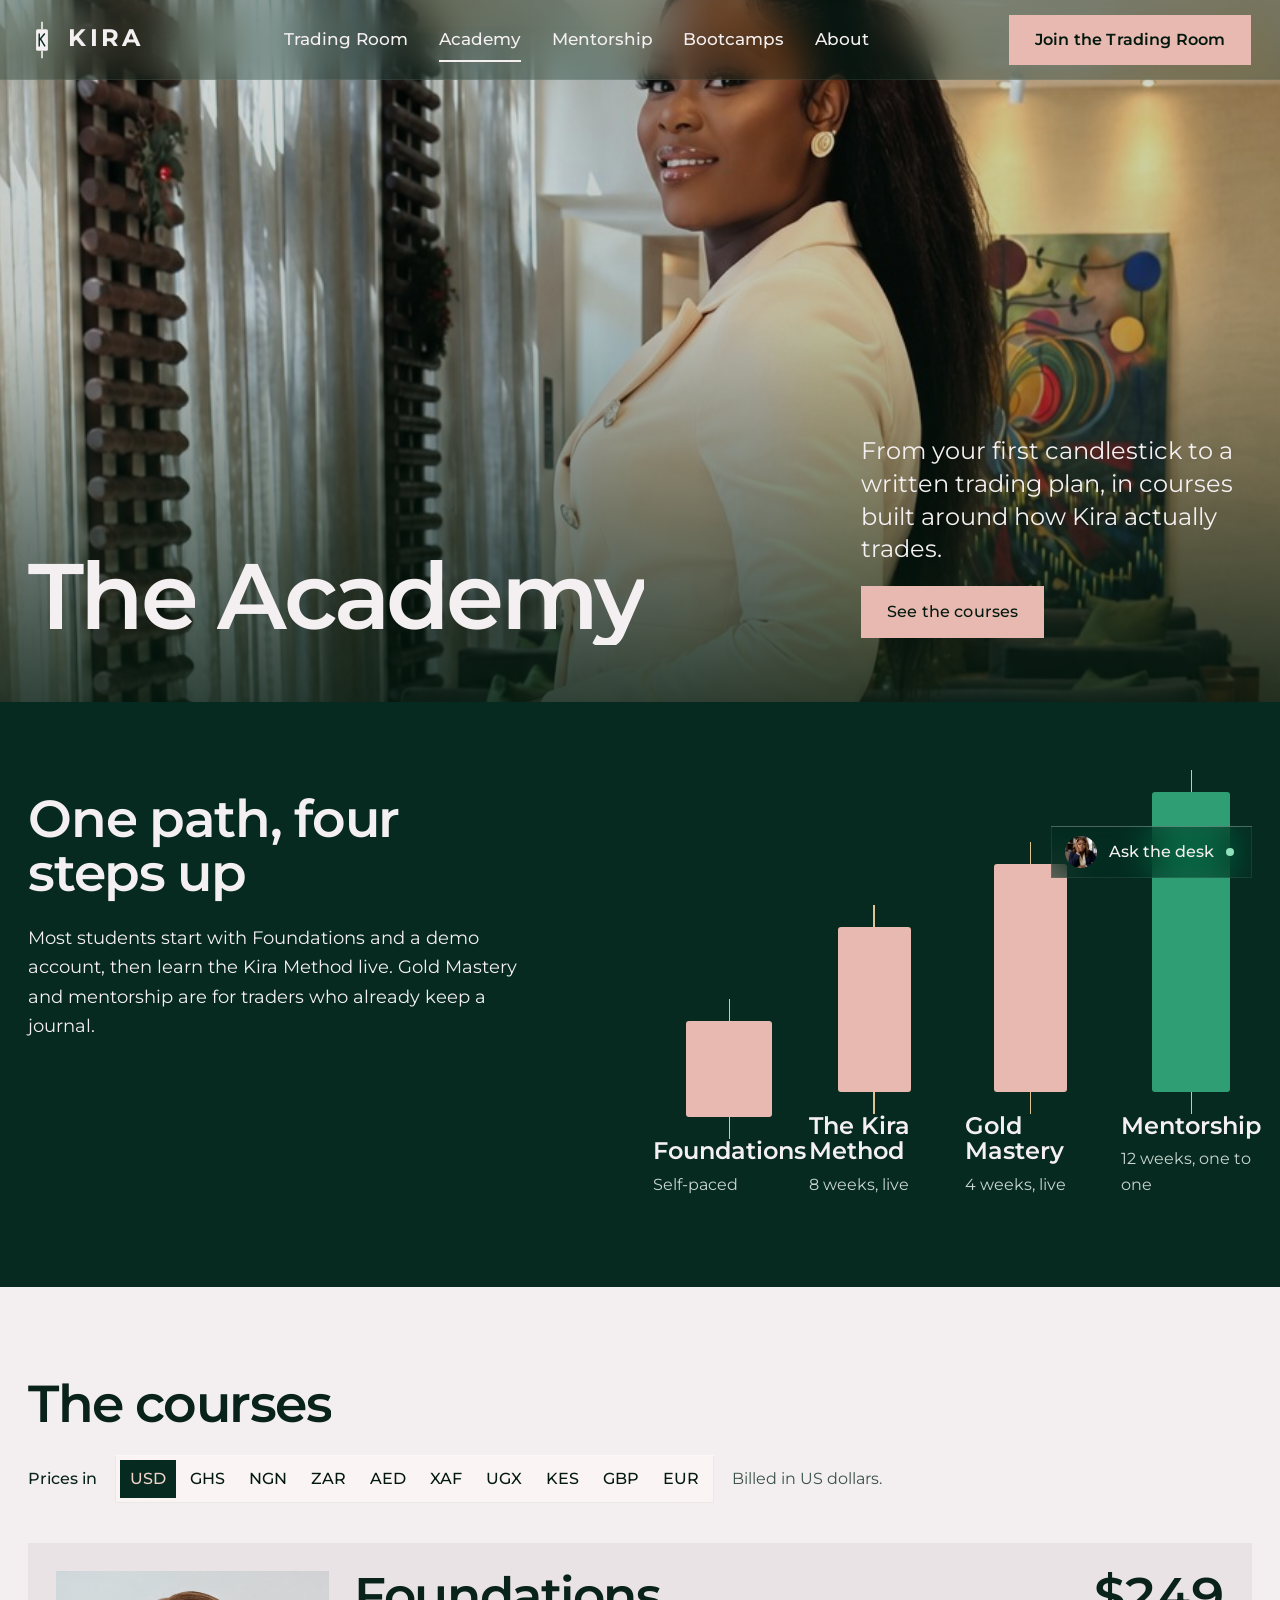
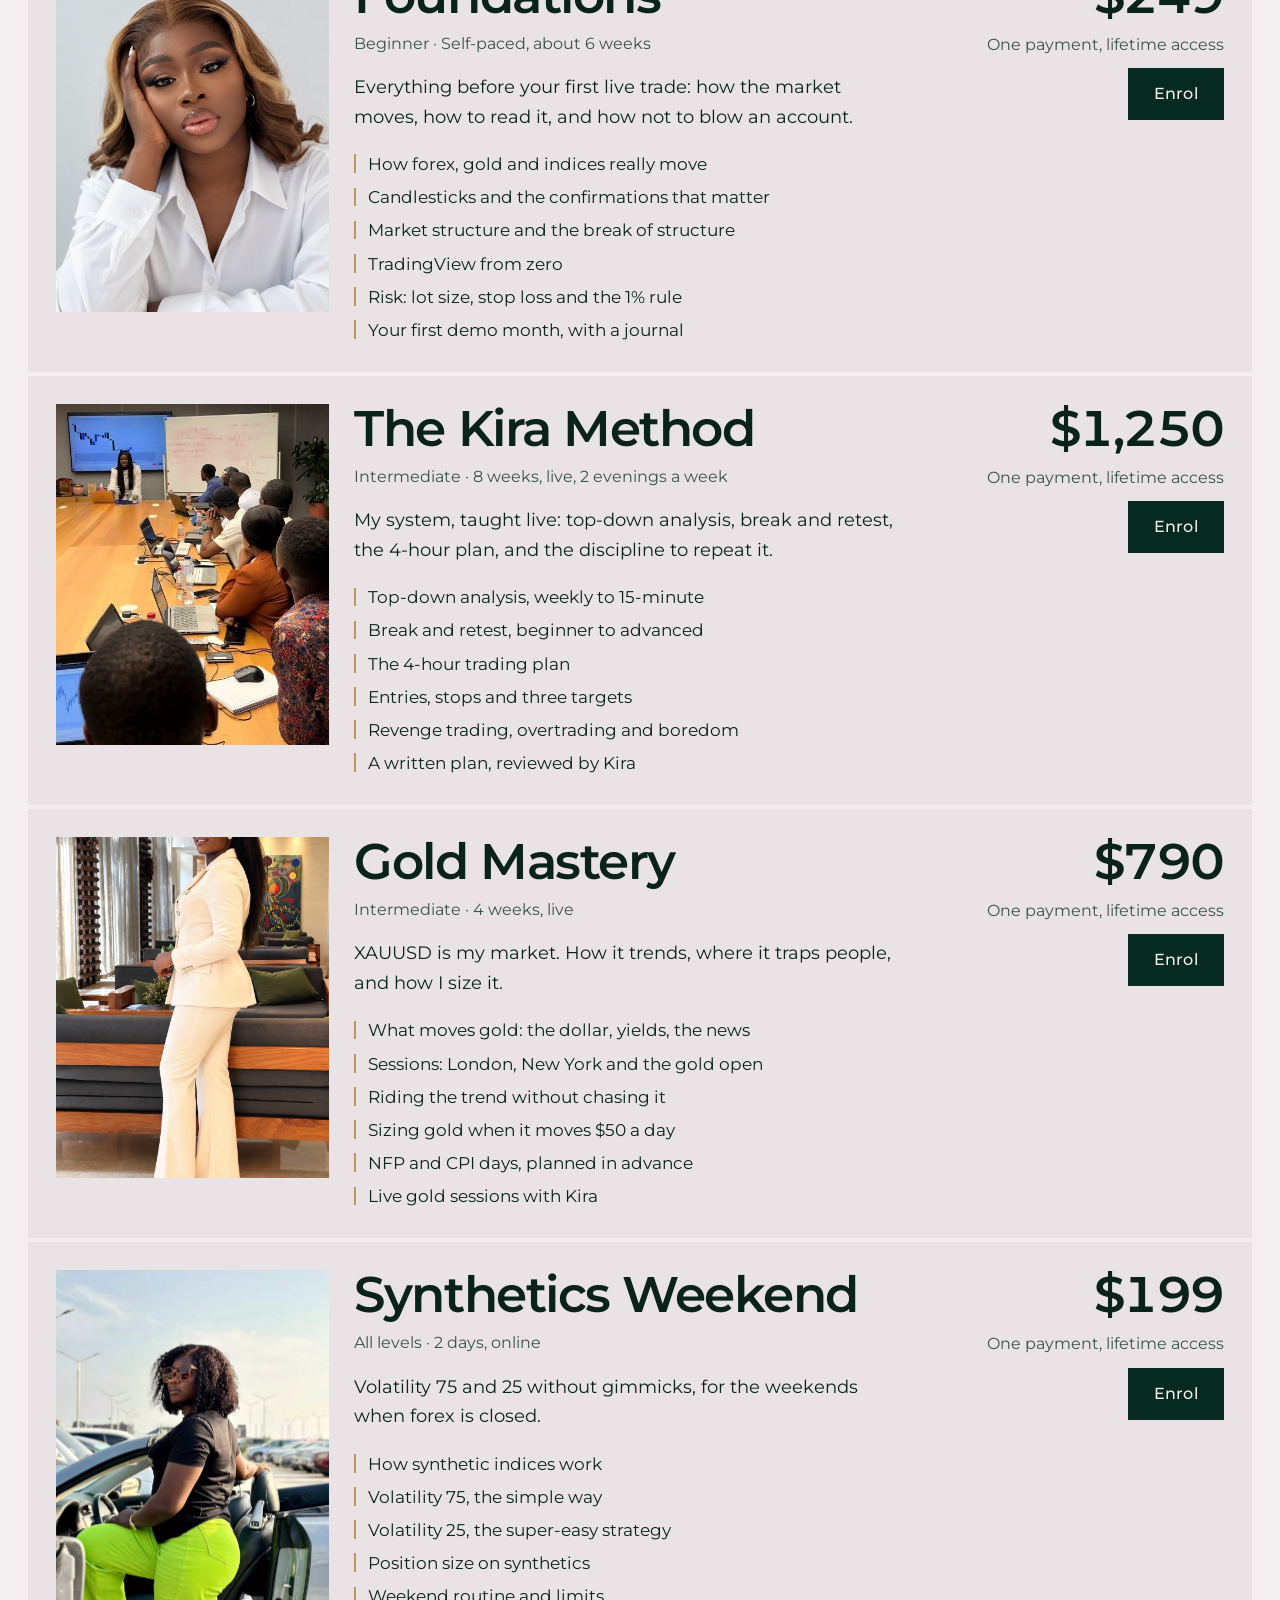
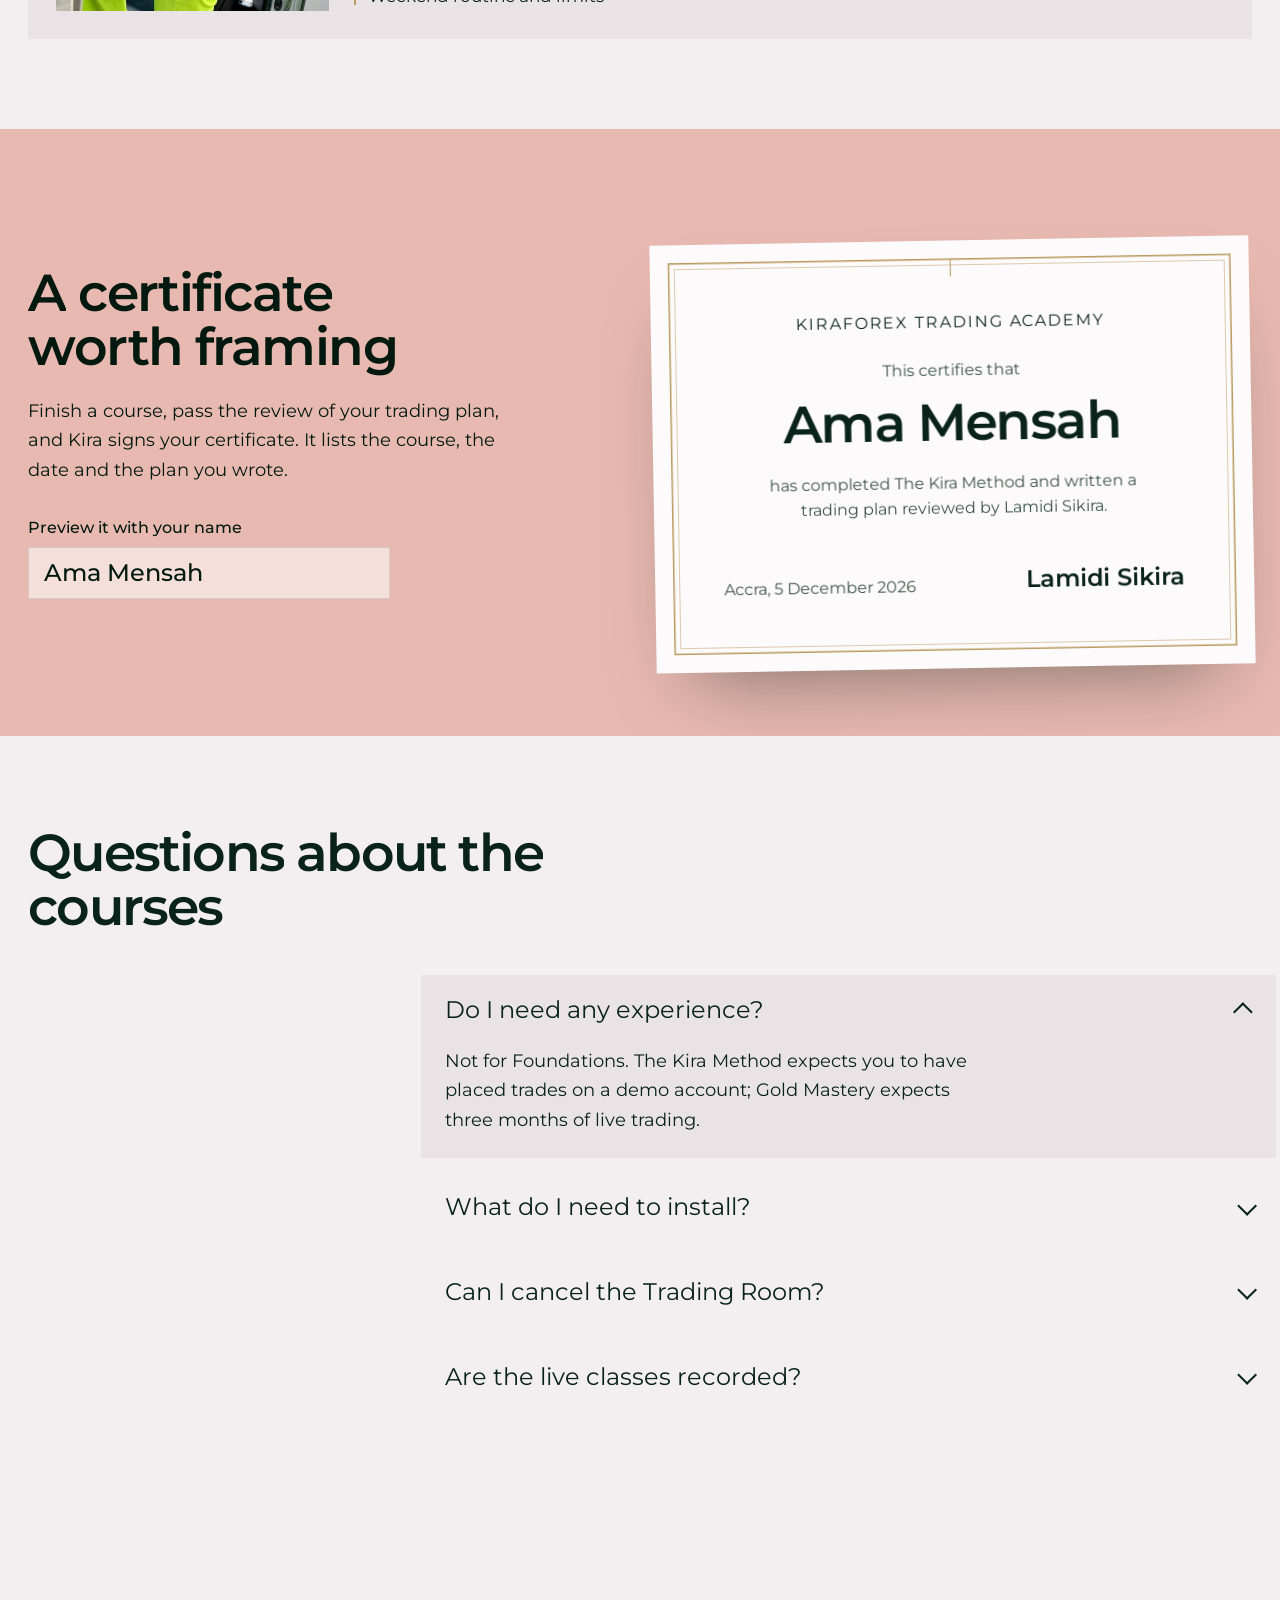
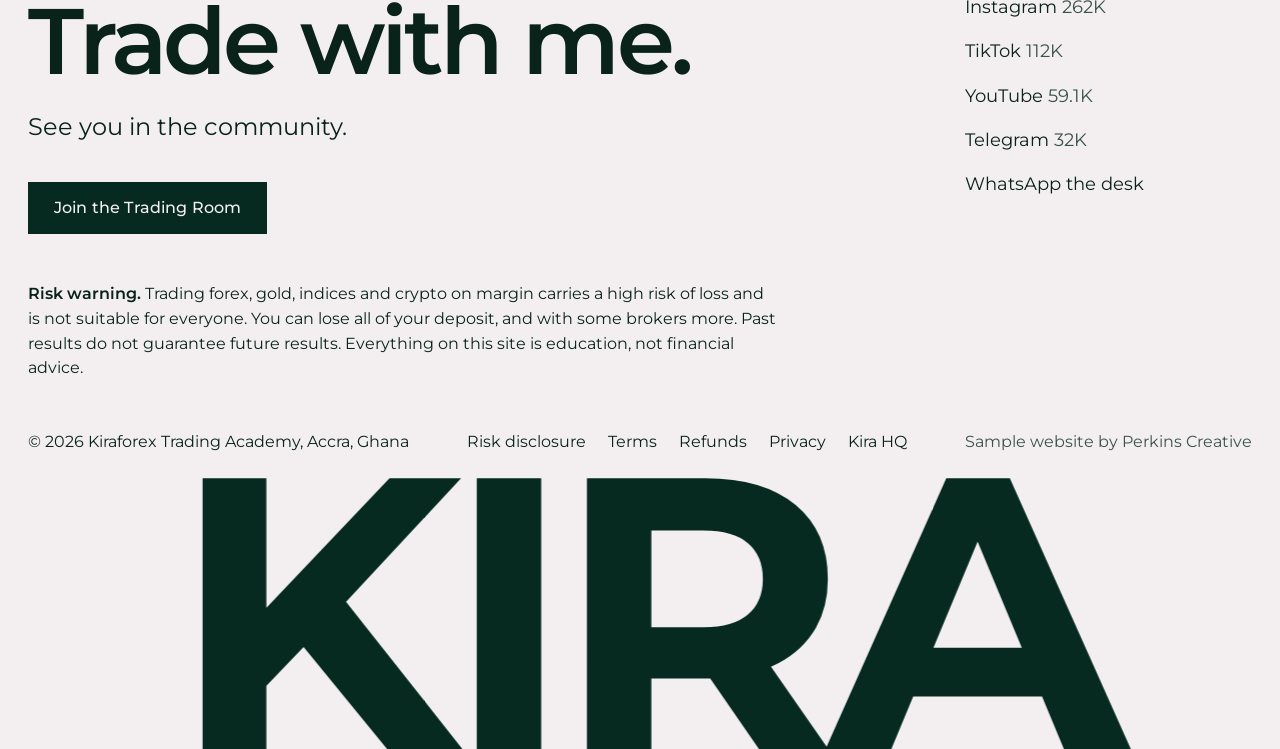
<file: academy.html>
<!doctype html>
<html lang="en">
<head>
<meta charset="utf-8">
<meta name="viewport" content="width=device-width, initial-scale=1, viewport-fit=cover">
<title>The Academy | Kiraforex Trading Academy</title>
<meta name="description" content="Kiraforex Trading Academy: Foundations, The Kira Method, Gold Mastery and Synthetics Weekend. Courses built around how Kira actually trades.">
<meta name="theme-color" content="#062a20">
<meta name="robots" content="noindex, nofollow">
<link rel="icon" href="assets/icons/favicon.svg" type="image/svg+xml">
<link rel="stylesheet" href="assets/css/style.css">
</head>
<body data-page="academy">
<main id="main">

  <section class="page-hero" data-tone="malachite">
    <div class="page-hero__pic"><img src="assets/img/full/kira-suit-white.jpg" alt="Lamidi Sikira in a cream trouser suit" width="1024" height="1536" fetchpriority="high" style="object-position:62% 4%"></div>
    <div class="page-hero__in">
      <h1 data-split>The Academy</h1>
      <div class="page-hero__side">
        <p data-reveal>From your first candlestick to a written trading plan, in courses built around how Kira actually trades.</p>
        <a class="btn" data-magnetic href="#courses" style="--b-bg:var(--rose);--b-fg:var(--deep)" data-reveal>See the courses</a>
      </div>
    </div>
  </section>

  <section class="section path" data-tone="malachite" id="path">
    <div class="wrap">
      <div class="split">
        <div class="split__l"><h2 data-split>One path, four steps up</h2><p data-reveal>Most students start with Foundations and a demo account, then learn the Kira Method live. Gold Mastery and mentorship are for traders who already keep a journal.</p></div>
        <div class="split__r"><ol class="steps-up" data-path></ol></div>
      </div>
    </div>
  </section>

  <section class="section" data-tone="pearl" id="courses">
    <div class="wrap">
      <h2 class="t-head" data-split style="margin-bottom:24px">The courses</h2>
      <div class="price__ccy" style="margin:0 0 40px"><span class="lbl">Prices in</span><div class="ccy glass glass--light" role="group" aria-label="Currency"></div><span class="t-small t-soft" data-ccy-note></span></div>
      <div class="courses" data-courses></div>
    </div>
  </section>

  <section class="section cert-sec" data-tone="rose" id="certificate">
    <div class="wrap grid" style="align-items:center">
      <div style="grid-column:1 / span 5">
        <h2 class="t-head" data-split>A certificate worth framing</h2>
        <p data-reveal style="margin-top:22px;max-width:40ch">Finish a course, pass the review of your trading plan, and Kira signs your certificate. It lists the course, the date and the plan you wrote.</p>
        <label class="t-small" style="display:grid;gap:8px;margin-top:32px;max-width:360px;font-weight:500" data-reveal>Preview it with your name
          <span class="field" style="background:rgba(255,255,255,.55)"><input data-cert-name value="Ama Mensah" maxlength="28" aria-label="Your name"></span>
        </label>
      </div>
      <div style="grid-column:7 / span 6;perspective:1400px" data-reveal>
        <div class="cert" data-tilt="5" data-ui>
          <div class="cert__in">
            <div class="cert__mark">KIRAFOREX TRADING ACADEMY</div>
            <p class="cert__lead">This certifies that</p>
            <p class="cert__name" data-cert-out>Ama Mensah</p>
            <p class="cert__lead">has completed The Kira Method and written a trading plan reviewed by Lamidi Sikira.</p>
            <div class="cert__foot"><span>Accra, <span data-cert-date></span></span><span class="cert__sig">Lamidi Sikira</span></div>
            <span class="cert__wick" aria-hidden="true"></span>
          </div>
        </div>
      </div>
    </div>
  </section>

  <section class="section faq" data-tone="pearl" id="faq">
    <div class="wrap">
      <h2 data-split>Questions about the courses</h2>
      <div class="faq__list"><div data-faq></div></div>
    </div>
  </section>

  <div data-footer></div>
</main>
<script src="assets/vendor/gsap.min.js"></script>
<script src="assets/vendor/ScrollTrigger.min.js"></script>
<script src="assets/vendor/lenis.min.js"></script>
<script src="assets/js/data.js"></script>
<script src="assets/js/site.js"></script>
<script src="assets/js/desk.js"></script>
<script src="assets/js/inner.js"></script>
</body>
</html>
</file>
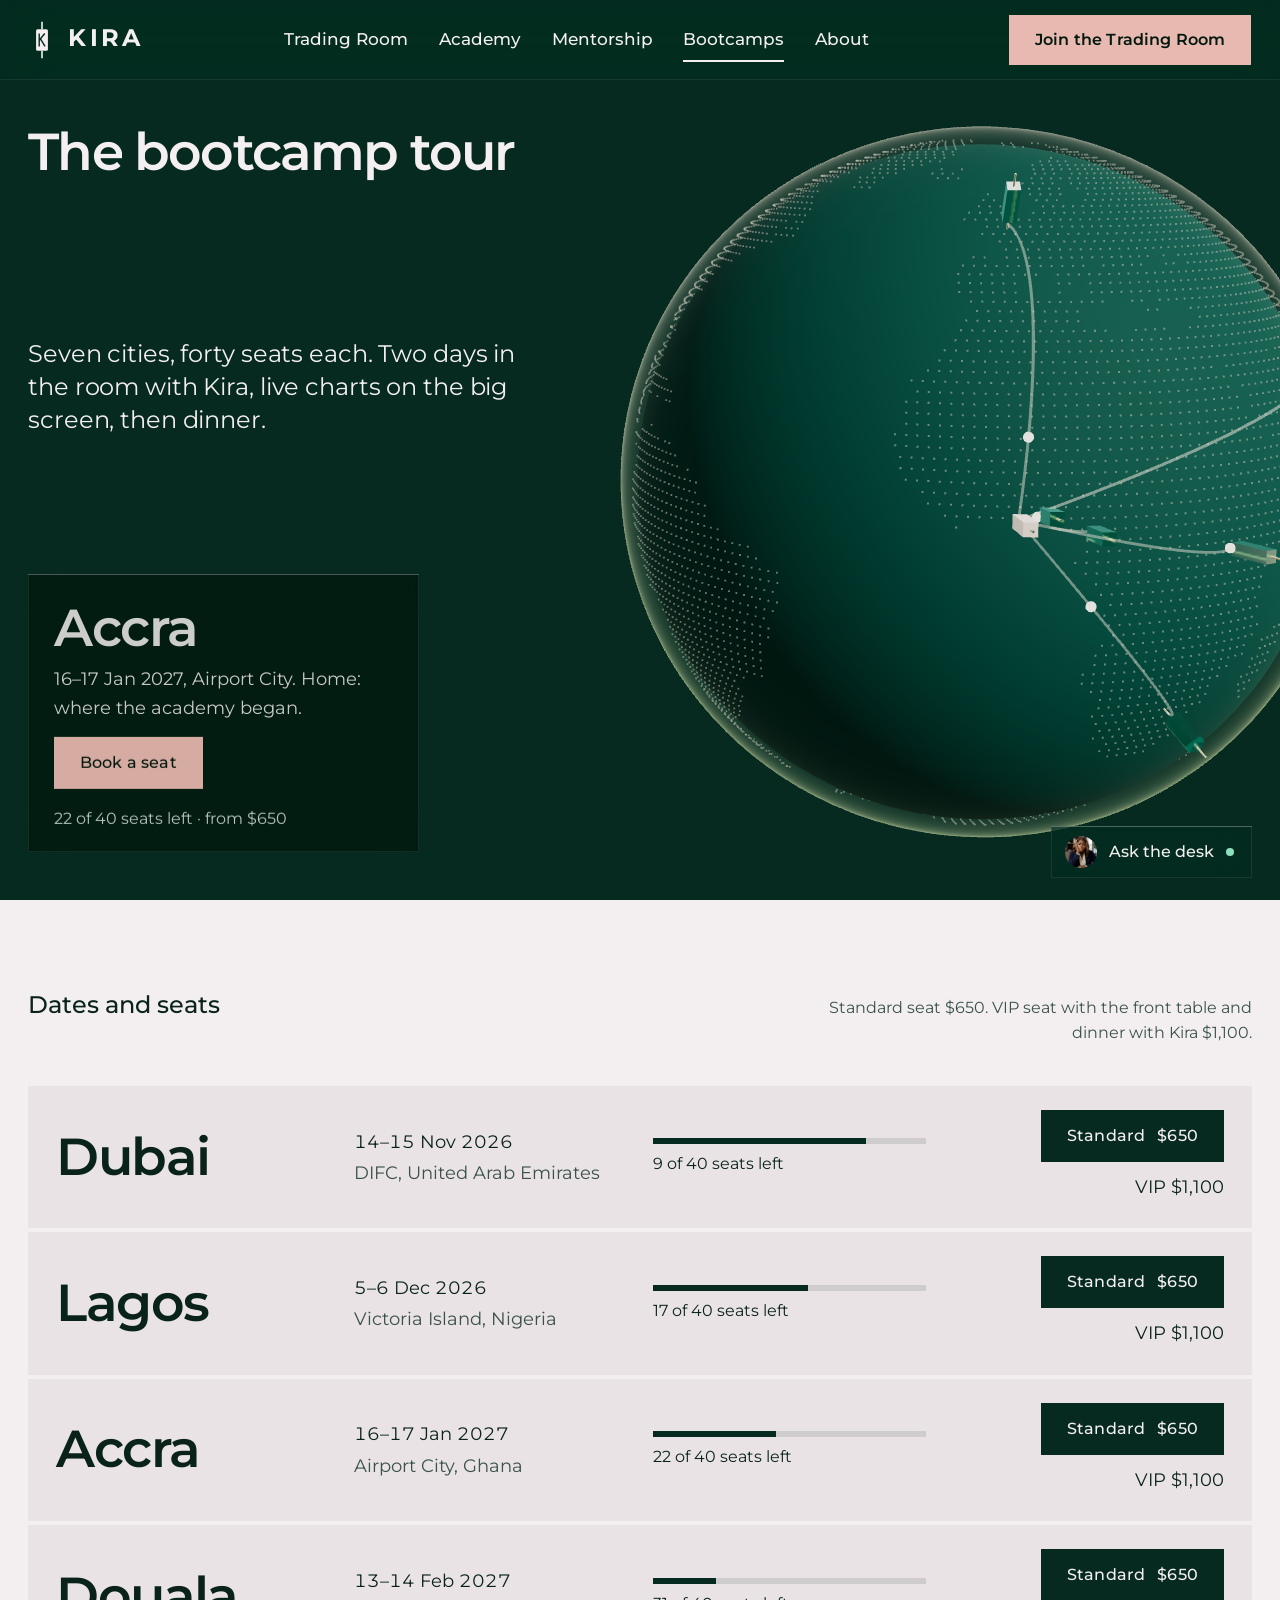
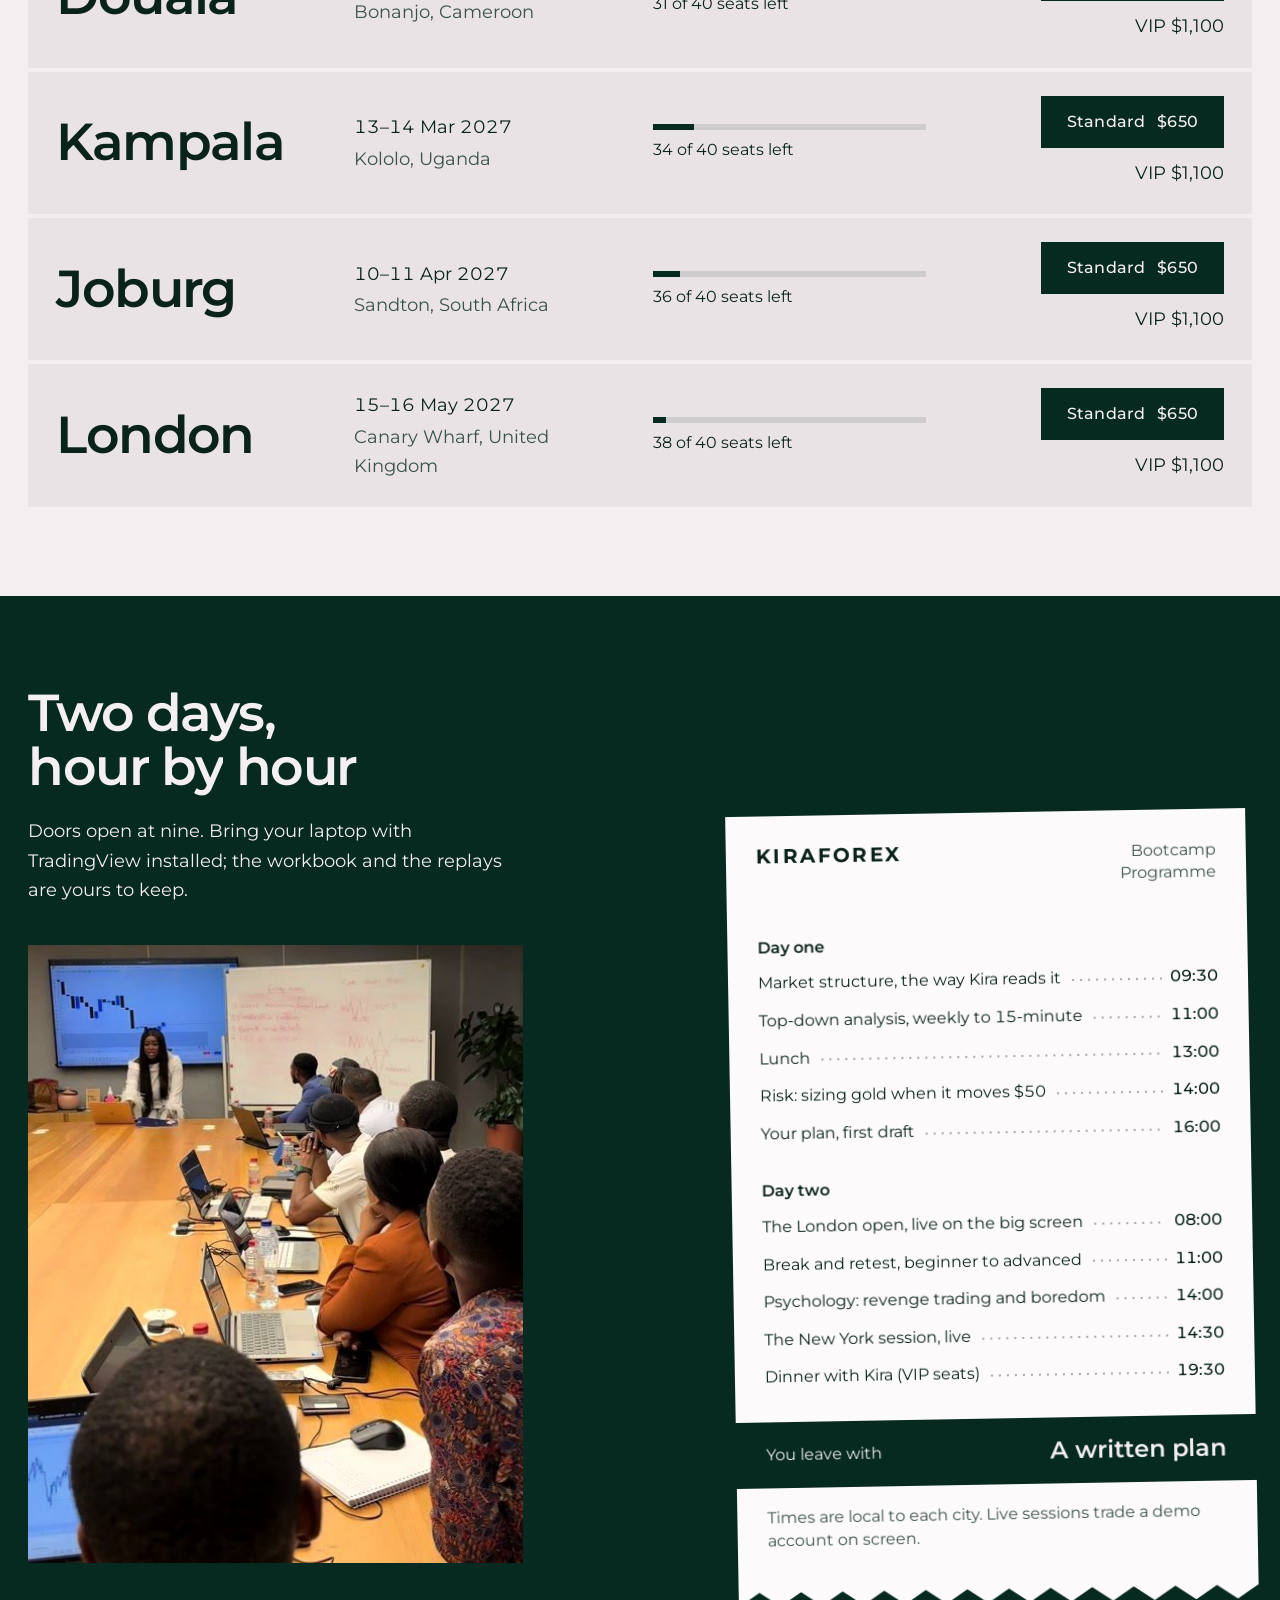
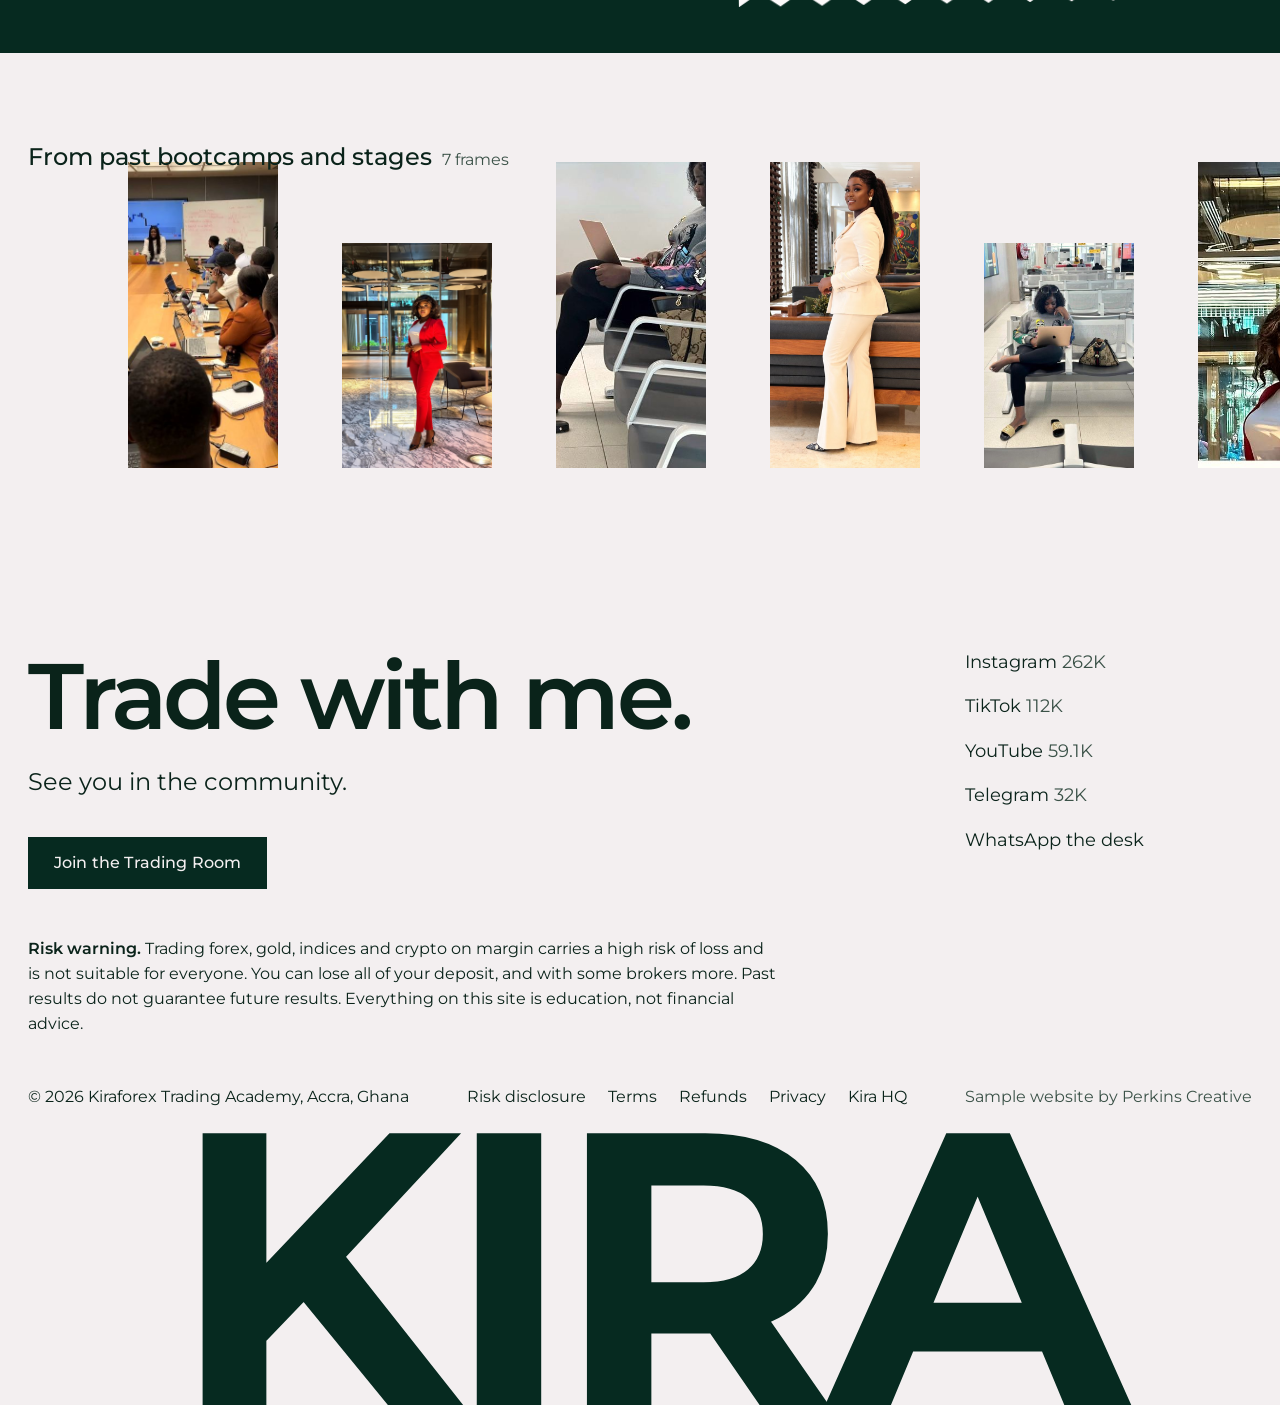
<file: bootcamps.html>
<!doctype html>
<html lang="en">
<head>
<meta charset="utf-8">
<meta name="viewport" content="width=device-width, initial-scale=1, viewport-fit=cover">
<title>The Bootcamp Tour 2026&ndash;27 | Kira Forex</title>
<meta name="description" content="Two days in the room with Kira. Dubai, Lagos, Accra, Douala, Kampala, Johannesburg and London. Forty seats a city.">
<meta name="theme-color" content="#062a20">
<meta name="robots" content="noindex, nofollow">
<link rel="icon" href="assets/icons/favicon.svg" type="image/svg+xml">
<link rel="stylesheet" href="assets/css/style.css">
</head>
<body data-page="bootcamps">
<main id="main">

  <section class="globe-sec" data-tone="malachite" id="top">
    <canvas class="globe-gl" aria-hidden="true"></canvas>
    <div class="globe-sec__copy">
      <h1 data-split>The bootcamp tour</h1>
      <div class="side" data-reveal><p class="t-lead">Seven cities, forty seats each. Two days in the room with Kira, live charts on the big screen, then dinner.</p></div>
      <div class="globe-sec__card glass" data-city-card aria-live="polite">
        <h2 data-cc-city>Dubai</h2>
        <p data-cc-line></p>
        <div style="display:flex;gap:18px;align-items:center;margin-top:16px;flex-wrap:wrap"><a class="btn" data-cc-book href="checkout.html?item=camp-dubai" style="--b-bg:var(--rose);--b-fg:var(--deep)">Book a seat</a><span class="t-small t-soft" data-cc-seats></span></div>
      </div>
    </div>
  </section>

  <section class="section" data-tone="pearl" id="dates">
    <div class="wrap">
      <div class="tour__head"><h2 class="t-head" data-split>Dates and seats</h2><p data-reveal>Standard seat <span data-usd="650">$650</span>. VIP seat with the front table and dinner with Kira <span data-usd="1100">$1,100</span>.</p></div>
      <div class="camps" data-camps></div>
      <p class="tour__note">Standard seat <span data-usd="650">$650</span>. VIP seat with the front table and dinner with Kira <span data-usd="1100">$1,100</span>.</p>
    </div>
  </section>

  <section class="section" data-tone="malachite" id="days">
    <div class="wrap grid" style="align-items:start">
      <div style="grid-column:1 / span 5">
        <h2 class="t-head" data-split>Two days, hour by hour</h2>
        <p data-reveal style="margin-top:22px;max-width:40ch">Doors open at nine. Bring your laptop with TradingView installed; the workbook and the replays are yours to keep.</p>
        <figure data-reveal style="margin-top:40px"><img src="assets/img/full/bootcamp-uae.jpg" alt="The UAE bootcamp: Kira teaching a table of traders with a chart on the screen" width="540" height="768" loading="lazy" style="width:100%;aspect-ratio:4/5;object-fit:cover"></figure>
      </div>
      <div class="slip-wrap" style="grid-column:7 / span 6" data-reveal>
        <div class="slip" data-tilt="3" data-ui style="width:min(100%,520px)">
          <div class="slip__head"><span class="slip__brand">KIRAFOREX</span><span class="slip__meta">Bootcamp<br>Programme</span></div>
          <h4>Day one</h4>
          <div class="row"><span>Market structure, the way Kira reads it</span><span class="dots"></span><span class="v">09:30</span></div>
          <div class="row"><span>Top-down analysis, weekly to 15-minute</span><span class="dots"></span><span class="v">11:00</span></div>
          <div class="row"><span>Lunch</span><span class="dots"></span><span class="v">13:00</span></div>
          <div class="row"><span>Risk: sizing gold when it moves $50</span><span class="dots"></span><span class="v">14:00</span></div>
          <div class="row"><span>Your plan, first draft</span><span class="dots"></span><span class="v">16:00</span></div>
          <h4>Day two</h4>
          <div class="row"><span>The London open, live on the big screen</span><span class="dots"></span><span class="v">08:00</span></div>
          <div class="row"><span>Break and retest, beginner to advanced</span><span class="dots"></span><span class="v">11:00</span></div>
          <div class="row"><span>Psychology: revenge trading and boredom</span><span class="dots"></span><span class="v">14:00</span></div>
          <div class="row"><span>The New York session, live</span><span class="dots"></span><span class="v">14:30</span></div>
          <div class="row"><span>Dinner with Kira (VIP seats)</span><span class="dots"></span><span class="v">19:30</span></div>
          <div class="slip__total"><span>You leave with</span><strong>A written plan</strong></div>
          <p class="slip__note">Times are local to each city. Live sessions trade a demo account on screen.</p>
        </div>
      </div>
    </div>
  </section>

  <section class="road" data-tone="pearl" id="gallery" style="min-height:0;padding:var(--section) 0">
    <div class="road__title"><h2>From past bootcamps and stages</h2><span data-road-count></span></div>
    <div class="road__strip" data-road-list tabindex="0" aria-label="Photographs from past bootcamps. Scroll sideways."></div>
  </section>

  <div data-footer></div>
</main>
<script src="assets/vendor/gsap.min.js"></script>
<script src="assets/vendor/ScrollTrigger.min.js"></script>
<script src="assets/vendor/lenis.min.js"></script>
<script src="assets/vendor/three.min.js"></script>
<script src="assets/js/data.js"></script>
<script src="assets/js/site.js"></script>
<script src="assets/js/globe3d.js"></script>
<script src="assets/js/desk.js"></script>
<script src="assets/js/inner.js"></script>
</body>
</html>
</file>
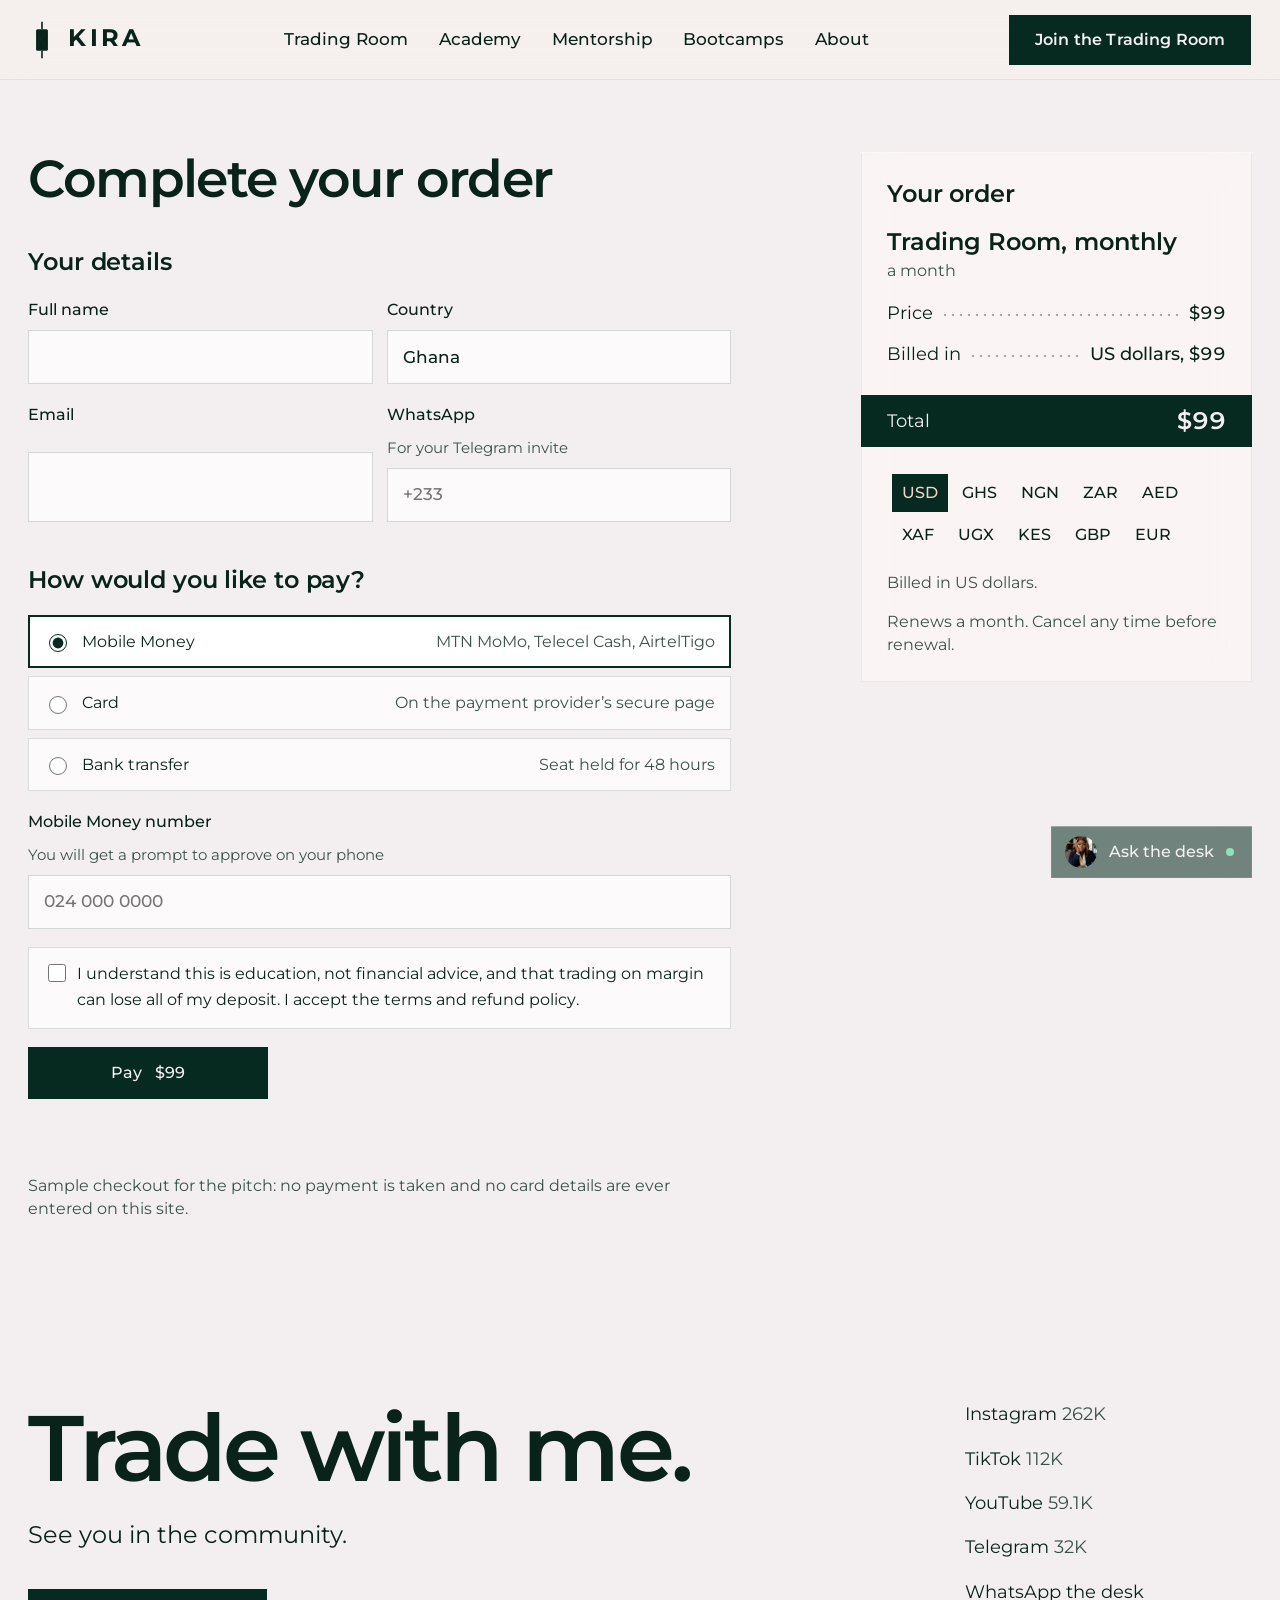
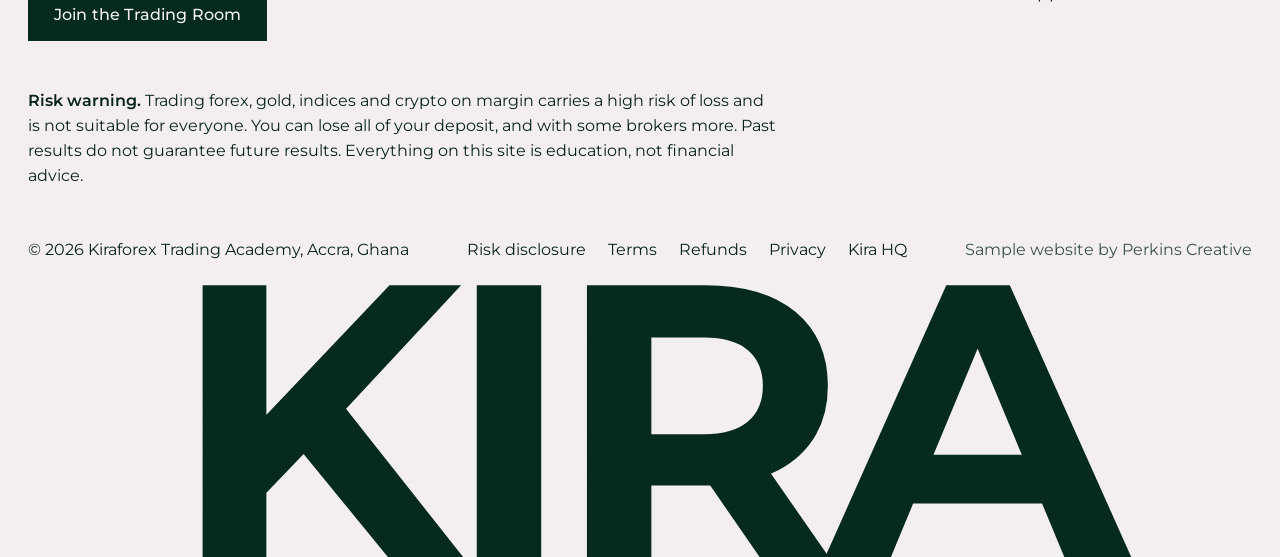
<file: checkout.html>
<!doctype html>
<html lang="en">
<head>
<meta charset="utf-8">
<meta name="viewport" content="width=device-width, initial-scale=1, viewport-fit=cover">
<title>Checkout | Kira Forex</title>
<meta name="theme-color" content="#062a20">
<meta name="robots" content="noindex">
<link rel="icon" href="assets/icons/favicon.svg" type="image/svg+xml">
<link rel="stylesheet" href="assets/css/style.css">
</head>
<body data-page="checkout">
<main id="main">
  <section class="section checkout" data-tone="pearl" style="padding-top:calc(var(--nav-h) + 72px)">
    <div class="wrap grid" style="align-items:start">
      <div class="co-main" style="grid-column:1 / span 7">
        <h1 class="t-head" data-split>Complete your order</h1>
        <form class="form" data-co novalidate style="margin-top:40px">
          <h2 class="t-lead">Your details</h2>
          <div class="row2"><label>Full name<input name="name" autocomplete="name" required></label><label>Country<input name="country" autocomplete="country-name" required value="Ghana"></label></div>
          <div class="row2"><label>Email<input name="email" type="email" autocomplete="email" required></label><label>WhatsApp <span class="hint">For your Telegram invite</span><input name="wa" type="tel" autocomplete="tel" placeholder="+233"></label></div>
          <h2 class="t-lead" style="margin-top:24px">How would you like to pay?</h2>
          <div class="choice" role="radiogroup" aria-label="Payment method">
            <label><input type="radio" name="method" value="Mobile Money" checked> Mobile Money <span class="t-soft t-small" style="margin-left:auto">MTN MoMo, Telecel Cash, AirtelTigo</span></label>
            <label><input type="radio" name="method" value="Card"> Card <span class="t-soft t-small" style="margin-left:auto">On the payment provider&rsquo;s secure page</span></label>
            <label><input type="radio" name="method" value="Bank transfer"> Bank transfer <span class="t-soft t-small" style="margin-left:auto">Seat held for 48 hours</span></label>
          </div>
          <div data-pay-detail></div>
          <label class="agree"><input type="checkbox" name="risk" required><span>I understand this is education, not financial advice, and that trading on margin can lose all of my deposit. I accept the <a class="link" href="policies.html#terms">terms</a> and <a class="link" href="policies.html#refunds">refund policy</a>.</span></label>
          <button class="btn" type="submit" data-pay style="justify-self:start;min-width:240px">Pay <span data-co-total></span></button>
          <p class="console__warn" data-co-msg aria-live="polite"></p>
          <p class="t-small t-soft">Sample checkout for the pitch: no payment is taken and no card details are ever entered on this site.</p>
        </form>
        <div class="co-done" data-co-done hidden></div>
      </div>
      <aside class="co-sum glass glass--light" style="grid-column:9 / span 4" data-co-sum aria-live="polite"></aside>
    </div>
  </section>
  <div data-footer></div>
</main>
<script src="assets/vendor/gsap.min.js"></script>
<script src="assets/vendor/ScrollTrigger.min.js"></script>
<script src="assets/vendor/lenis.min.js"></script>
<script src="assets/js/data.js"></script>
<script src="assets/js/site.js"></script>
<script src="assets/js/store.js"></script>
<script src="assets/js/desk.js"></script>
<script src="assets/js/inner.js"></script>
</body>
</html>
</file>
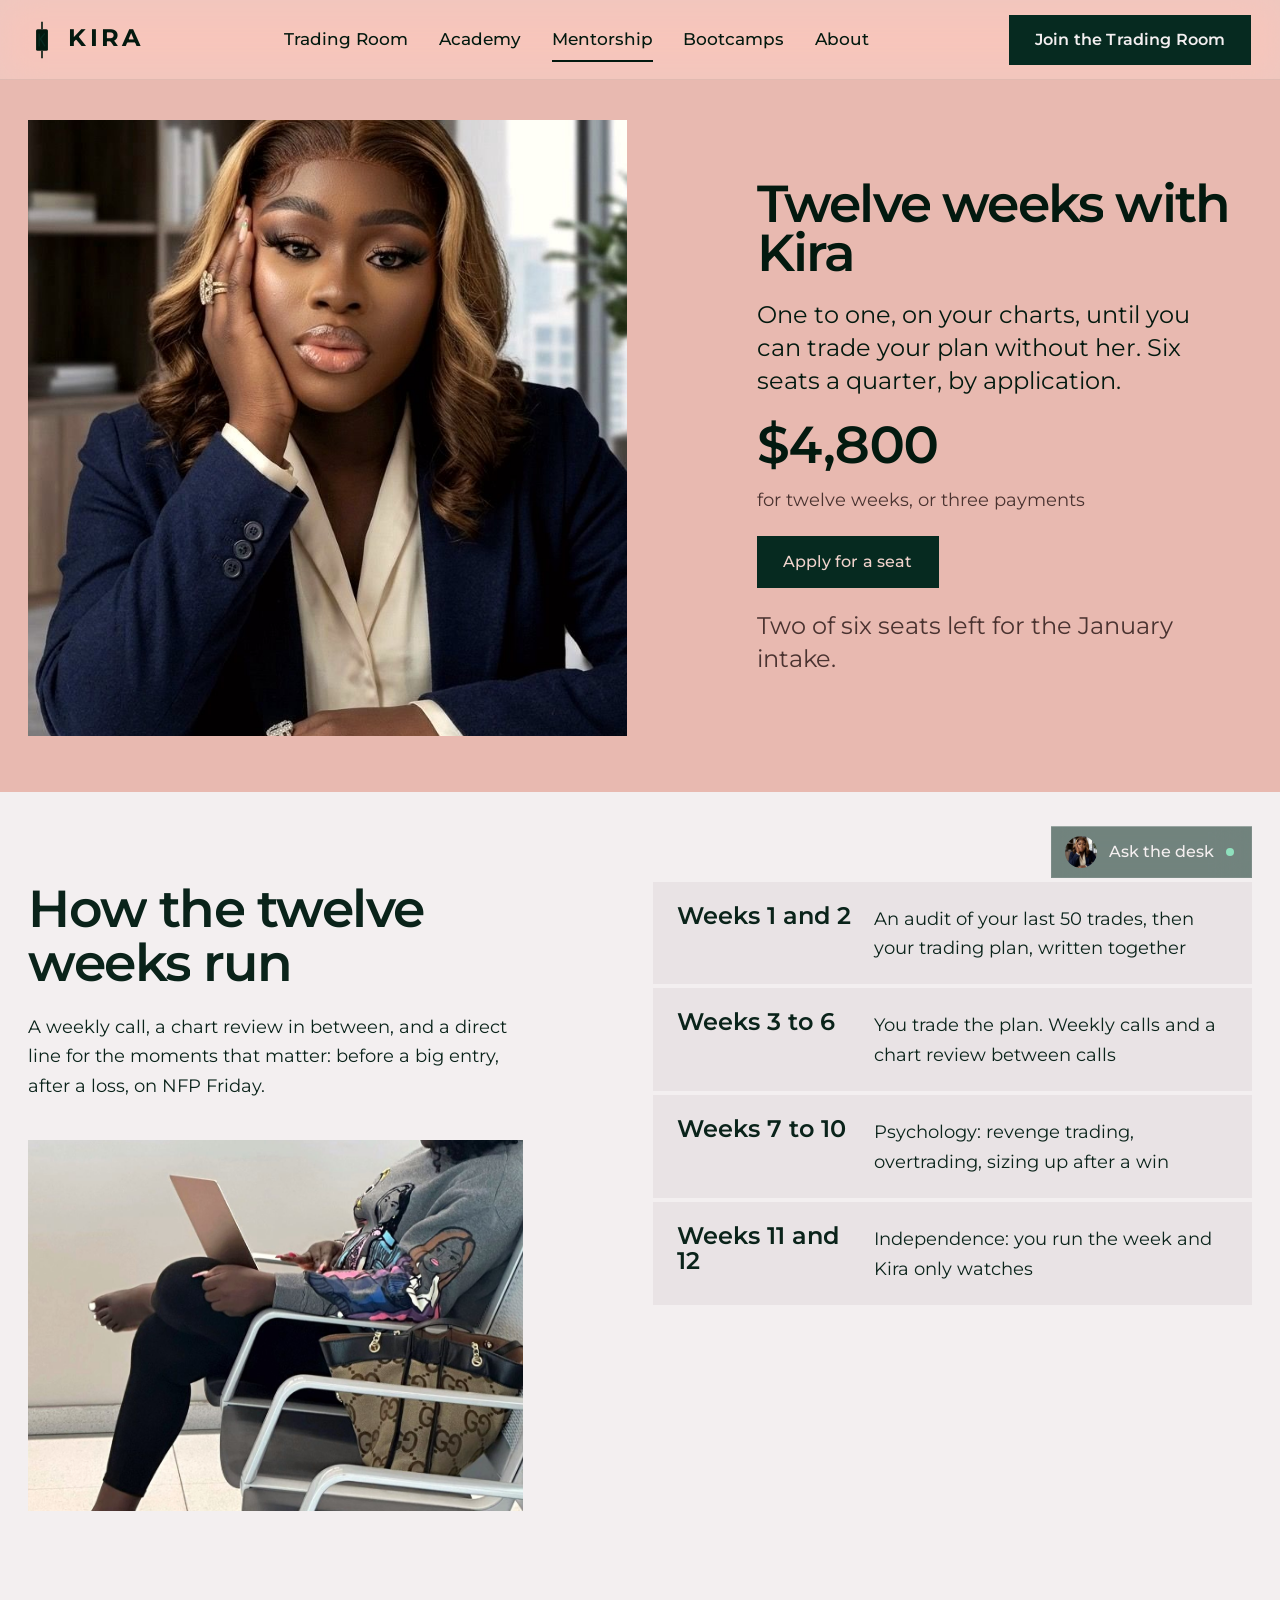
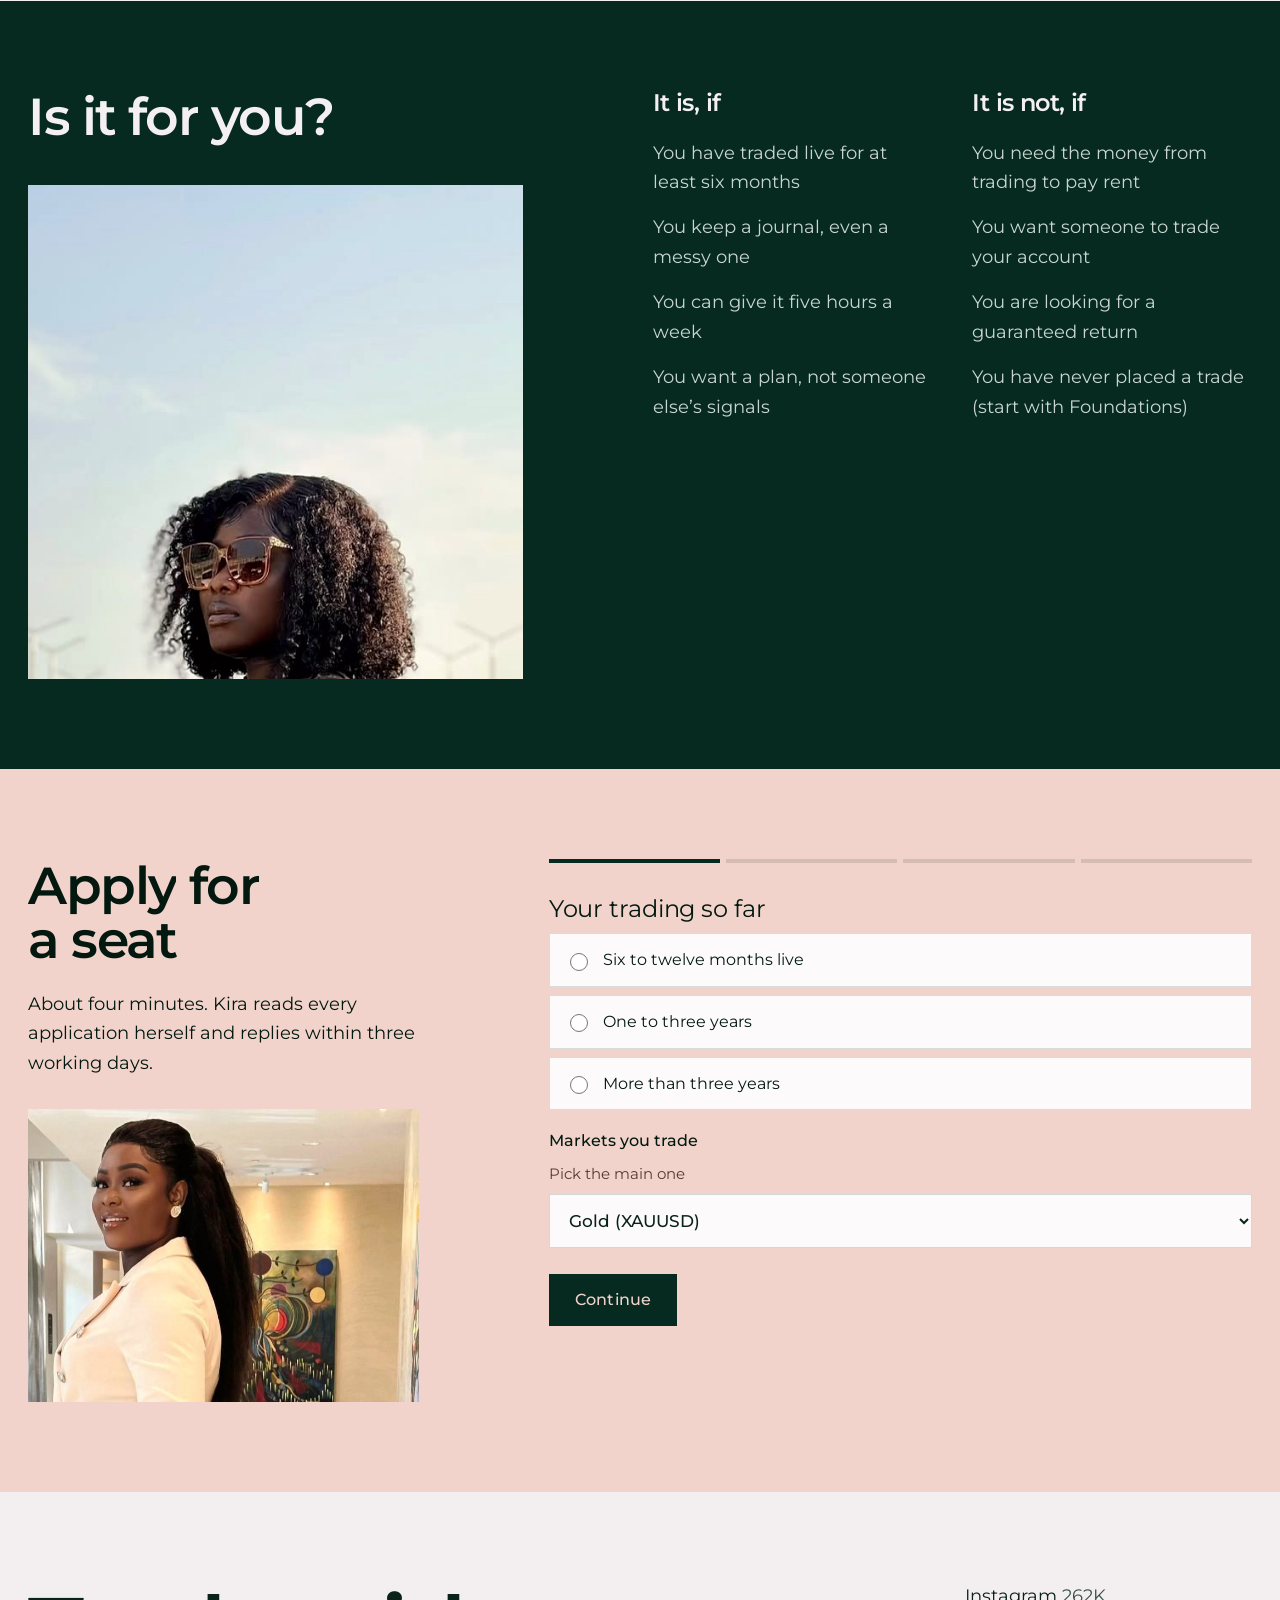
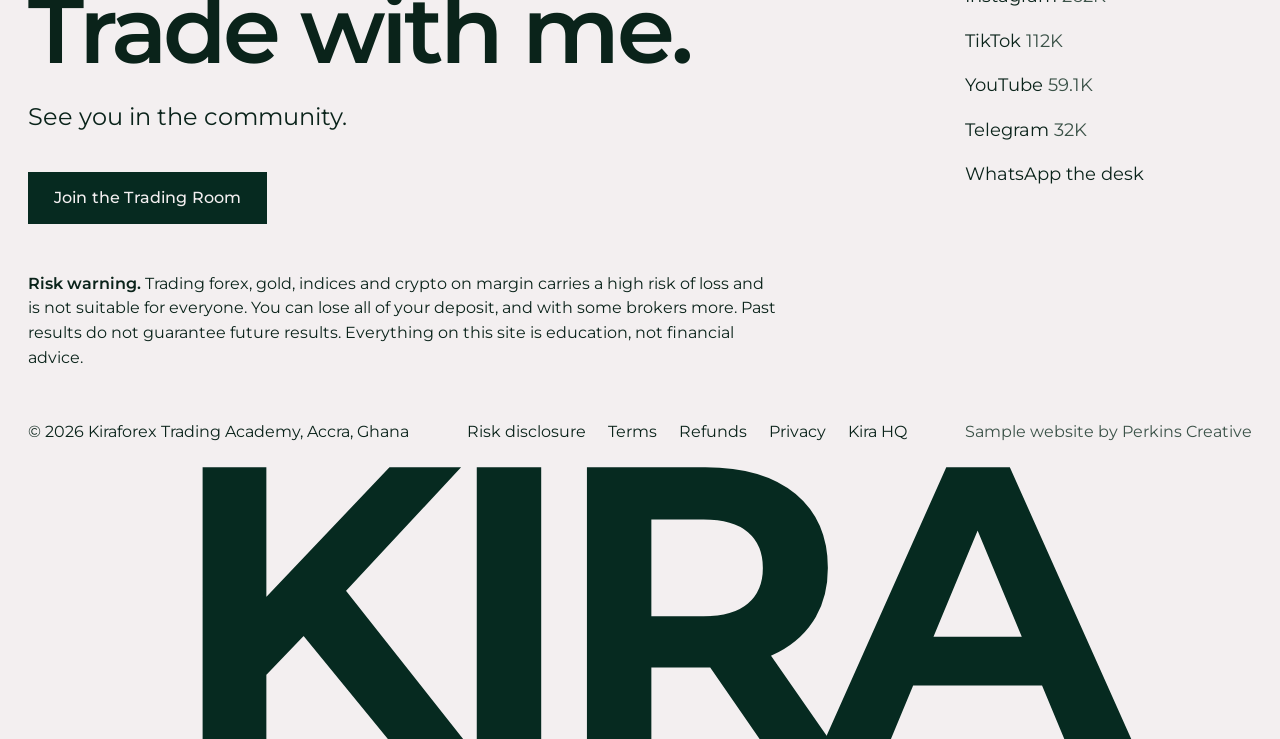
<file: mentorship.html>
<!doctype html>
<html lang="en">
<head>
<meta charset="utf-8">
<meta name="viewport" content="width=device-width, initial-scale=1, viewport-fit=cover">
<title>Private Mentorship | Kira Forex</title>
<meta name="description" content="Twelve weeks one to one with Lamidi Sikira. Six seats a quarter, by application.">
<meta name="theme-color" content="#062a20">
<meta name="robots" content="noindex, nofollow">
<link rel="icon" href="assets/icons/favicon.svg" type="image/svg+xml">
<link rel="stylesheet" href="assets/css/style.css">
</head>
<body data-page="mentorship">
<main id="main">

  <section class="m-hero" data-tone="rose">
    <div class="m-hero__pic"><img src="assets/img/full/kira-portrait-blazer.jpg" alt="Lamidi Sikira in a navy blazer, resting her face on her hand" width="864" height="864" fetchpriority="high"></div>
    <div class="m-hero__copy">
      <h1 data-split>Twelve weeks with Kira</h1>
      <p data-reveal>One to one, on your charts, until you can trade your plan without her. Six seats a quarter, by application.</p>
      <div class="m-hero__meta" data-reveal><span class="plan__price" data-usd="4800">$4,800</span><span class="t-soft">for twelve weeks, or three payments</span></div>
      <a class="btn" data-magnetic href="#apply" data-reveal>Apply for a seat</a>
      <p class="t-small t-soft" data-reveal data-seat-line></p>
    </div>
  </section>

  <section class="section" data-tone="pearl" id="weeks">
    <div class="wrap grid" style="align-items:start">
      <div style="grid-column:1 / span 5"><h2 class="t-head" data-split>How the twelve weeks run</h2><p data-reveal style="margin-top:22px;max-width:40ch">A weekly call, a chart review in between, and a direct line for the moments that matter: before a big entry, after a loss, on NFP Friday.</p><figure data-reveal style="margin-top:40px"><img src="assets/img/full/kira-airport-1.jpg" alt="Kira reviewing charts on a laptop between flights" width="1201" height="1600" loading="lazy" style="width:100%;aspect-ratio:4/3;object-fit:cover"></figure></div>
      <ol class="weeks" style="grid-column:7 / span 6" data-weeks data-stagger></ol>
    </div>
  </section>

  <section class="section" data-tone="malachite" id="fit">
    <div class="wrap grid" style="align-items:start">
      <div style="grid-column:1 / span 5"><h2 class="t-head" data-split>Is it for you?</h2><figure data-reveal style="margin-top:40px"><img src="assets/img/full/kira-sky.jpg" alt="Kira under an open sky in sunglasses" width="640" height="640" loading="lazy" style="width:100%;aspect-ratio:1;object-fit:cover"></figure></div>
      <div class="fit" style="grid-column:7 / span 6">
        <div data-reveal><h3>It is, if</h3><ul><li>You have traded live for at least six months</li><li>You keep a journal, even a messy one</li><li>You can give it five hours a week</li><li>You want a plan, not someone else&rsquo;s signals</li></ul></div>
        <div data-reveal><h3>It is not, if</h3><ul><li>You need the money from trading to pay rent</li><li>You want someone to trade your account</li><li>You are looking for a guaranteed return</li><li>You have never placed a trade (start with Foundations)</li></ul></div>
      </div>
    </div>
  </section>

  <section class="section" data-tone="blush" id="apply">
    <div class="wrap grid" style="align-items:start">
      <div style="grid-column:1 / span 4">
        <h2 class="t-head" data-split>Apply for a seat</h2>
        <p data-reveal style="margin-top:22px">About four minutes. Kira reads every application herself and replies within three working days.</p>
        <figure data-reveal style="margin-top:32px"><img src="assets/img/full/kira-white-suit.jpg" alt="Kira in a white suit at home" width="903" height="657" loading="lazy" style="width:100%;aspect-ratio:4/3;object-fit:cover"></figure>
      </div>
      <div class="apply" style="grid-column:6 / span 7">
        <div class="steps" aria-hidden="true"><span class="is-on"></span><span></span><span></span><span></span></div>
        <form class="form" data-apply novalidate>
          <fieldset class="step" data-step="1">
            <legend class="t-lead">Your trading so far</legend>
            <div class="choice" role="radiogroup" aria-label="Experience">
              <label><input type="radio" name="exp" value="6-12 months" required> Six to twelve months live</label>
              <label><input type="radio" name="exp" value="1-3 years"> One to three years</label>
              <label><input type="radio" name="exp" value="3+ years"> More than three years</label>
            </div>
            <label>Markets you trade <span class="hint">Pick the main one</span>
              <select name="market"><option>Gold (XAUUSD)</option><option>GBPJPY and the majors</option><option>Indices</option><option>Synthetic indices</option><option>Crypto</option></select></label>
          </fieldset>
          <fieldset class="step" data-step="2" hidden>
            <legend class="t-lead">Your account and your goal</legend>
            <label>Account size <span class="hint">Roughly, in US dollars</span>
              <select name="size"><option>Under $1,000</option><option>$1,000 to $5,000</option><option>$5,000 to $25,000</option><option>Over $25,000</option><option>Prop firm account</option></select></label>
            <label>What should be different in twelve weeks?<textarea name="goal" required placeholder="For example: stop revenge trading after a loss, and pass a prop challenge"></textarea></label>
          </fieldset>
          <fieldset class="step" data-step="3" hidden>
            <legend class="t-lead">Book a twenty-minute intro call</legend>
            <p class="t-small t-soft">Times in your own time zone.</p>
            <div class="slots" data-slots></div>
          </fieldset>
          <fieldset class="step" data-step="4" hidden>
            <legend class="t-lead">Where should Kira reply?</legend>
            <div class="row2"><label>Full name<input name="name" autocomplete="name" required></label><label>Country<input name="country" autocomplete="country-name" required></label></div>
            <div class="row2"><label>Email<input name="email" type="email" autocomplete="email" required></label><label>WhatsApp<input name="wa" type="tel" autocomplete="tel" placeholder="+233"></label></div>
            <label class="agree"><input type="checkbox" name="risk" required><span>I understand mentorship is education, that trading on margin can lose all of my deposit, and that no result is guaranteed.</span></label>
          </fieldset>
          <div class="apply__nav"><button type="button" class="btn btn--ghost" data-back hidden>Back</button><button type="submit" class="btn" data-next>Continue</button></div>
          <p class="console__warn" data-apply-msg aria-live="polite"></p>
        </form>
        <div class="apply__done" data-done hidden>
          <h3 class="t-head">Application received</h3>
          <p class="t-lead" style="margin-top:18px" data-done-line></p>
          <p style="margin-top:14px">Reference <strong class="num" data-ref></strong>. A copy is in your <a class="link" href="portal.html">student area</a>.</p>
        </div>
      </div>
    </div>
  </section>

  <div data-footer></div>
</main>
<script src="assets/vendor/gsap.min.js"></script>
<script src="assets/vendor/ScrollTrigger.min.js"></script>
<script src="assets/vendor/lenis.min.js"></script>
<script src="assets/js/data.js"></script>
<script src="assets/js/site.js"></script>
<script src="assets/js/store.js"></script>
<script src="assets/js/desk.js"></script>
<script src="assets/js/inner.js"></script>
</body>
</html>
</file>
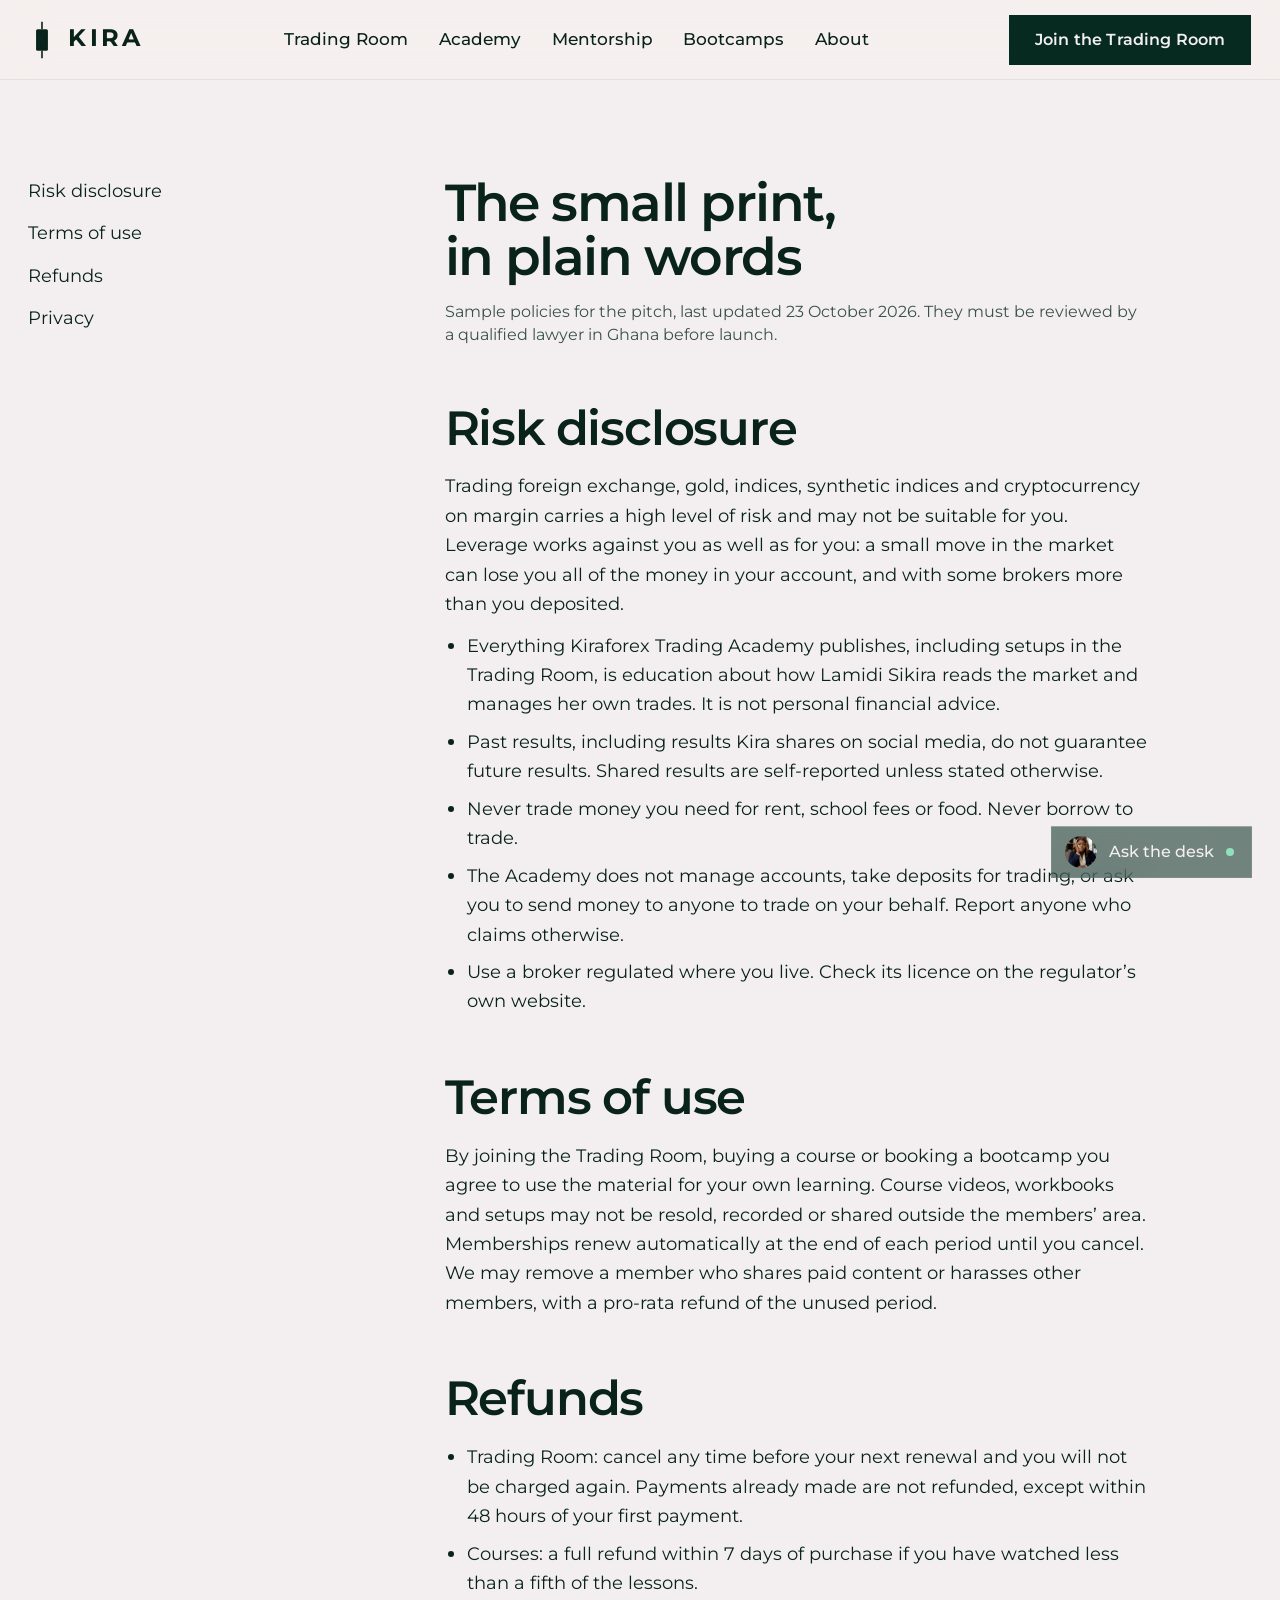
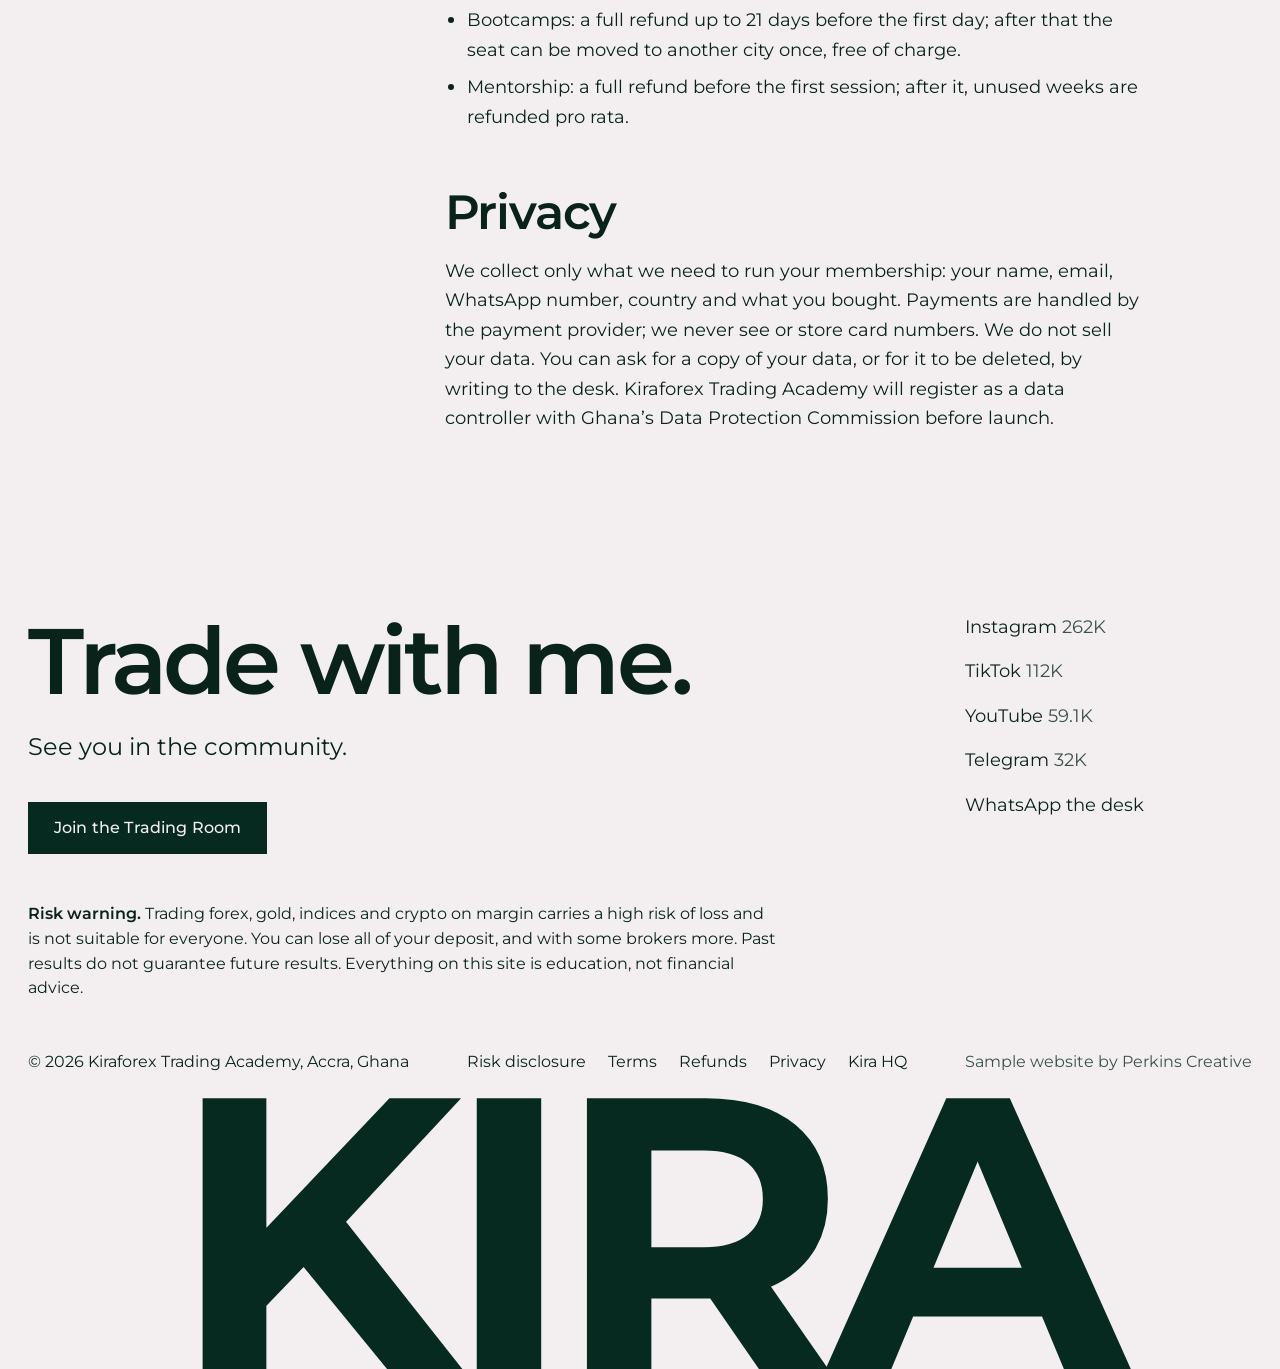
<file: policies.html>
<!doctype html>
<html lang="en">
<head>
<meta charset="utf-8">
<meta name="viewport" content="width=device-width, initial-scale=1, viewport-fit=cover">
<title>Risk, terms, refunds and privacy | Kira Forex</title>
<meta name="description" content="Risk disclosure, terms of use, refund policy and privacy notice for Kiraforex Trading Academy.">
<meta name="theme-color" content="#062a20">
<meta name="robots" content="noindex, nofollow">
<link rel="icon" href="assets/icons/favicon.svg" type="image/svg+xml">
<link rel="stylesheet" href="assets/css/style.css">
</head>
<body data-page="policies">
<main id="main">
  <section class="section legal" data-tone="pearl" style="padding-top:calc(var(--nav-h) + 96px)">
    <div class="wrap grid" style="align-items:start">
      <nav class="legal__nav" aria-label="On this page" style="grid-column:1 / span 3"><a class="link" href="#risk">Risk disclosure</a><a class="link" href="#terms">Terms of use</a><a class="link" href="#refunds">Refunds</a><a class="link" href="#privacy">Privacy</a></nav>
      <div style="grid-column:5 / span 7">
        <h1 class="t-head" data-split>The small print, in plain words</h1>
        <p class="t-small t-soft" style="margin-top:16px">Sample policies for the pitch, last updated 23 October 2026. They must be reviewed by a qualified lawyer in Ghana before launch.</p>

        <h2 id="risk">Risk disclosure</h2>
        <p>Trading foreign exchange, gold, indices, synthetic indices and cryptocurrency on margin carries a high level of risk and may not be suitable for you. Leverage works against you as well as for you: a small move in the market can lose you all of the money in your account, and with some brokers more than you deposited.</p>
        <ul>
          <li>Everything Kiraforex Trading Academy publishes, including setups in the Trading Room, is education about how Lamidi Sikira reads the market and manages her own trades. It is not personal financial advice.</li>
          <li>Past results, including results Kira shares on social media, do not guarantee future results. Shared results are self-reported unless stated otherwise.</li>
          <li>Never trade money you need for rent, school fees or food. Never borrow to trade.</li>
          <li>The Academy does not manage accounts, take deposits for trading, or ask you to send money to anyone to trade on your behalf. Report anyone who claims otherwise.</li>
          <li>Use a broker regulated where you live. Check its licence on the regulator&rsquo;s own website.</li>
        </ul>

        <h2 id="terms">Terms of use</h2>
        <p>By joining the Trading Room, buying a course or booking a bootcamp you agree to use the material for your own learning. Course videos, workbooks and setups may not be resold, recorded or shared outside the members&rsquo; area. Memberships renew automatically at the end of each period until you cancel. We may remove a member who shares paid content or harasses other members, with a pro-rata refund of the unused period.</p>

        <h2 id="refunds">Refunds</h2>
        <ul>
          <li>Trading Room: cancel any time before your next renewal and you will not be charged again. Payments already made are not refunded, except within 48 hours of your first payment.</li>
          <li>Courses: a full refund within 7 days of purchase if you have watched less than a fifth of the lessons.</li>
          <li>Bootcamps: a full refund up to 21 days before the first day; after that the seat can be moved to another city once, free of charge.</li>
          <li>Mentorship: a full refund before the first session; after it, unused weeks are refunded pro rata.</li>
        </ul>

        <h2 id="privacy">Privacy</h2>
        <p>We collect only what we need to run your membership: your name, email, WhatsApp number, country and what you bought. Payments are handled by the payment provider; we never see or store card numbers. We do not sell your data. You can ask for a copy of your data, or for it to be deleted, by writing to the desk. Kiraforex Trading Academy will register as a data controller with Ghana&rsquo;s Data Protection Commission before launch.</p>
      </div>
    </div>
  </section>
  <div data-footer></div>
</main>
<script src="assets/vendor/gsap.min.js"></script>
<script src="assets/vendor/ScrollTrigger.min.js"></script>
<script src="assets/vendor/lenis.min.js"></script>
<script src="assets/js/data.js"></script>
<script src="assets/js/site.js"></script>
<script src="assets/js/desk.js"></script>
</body>
</html>
</file>
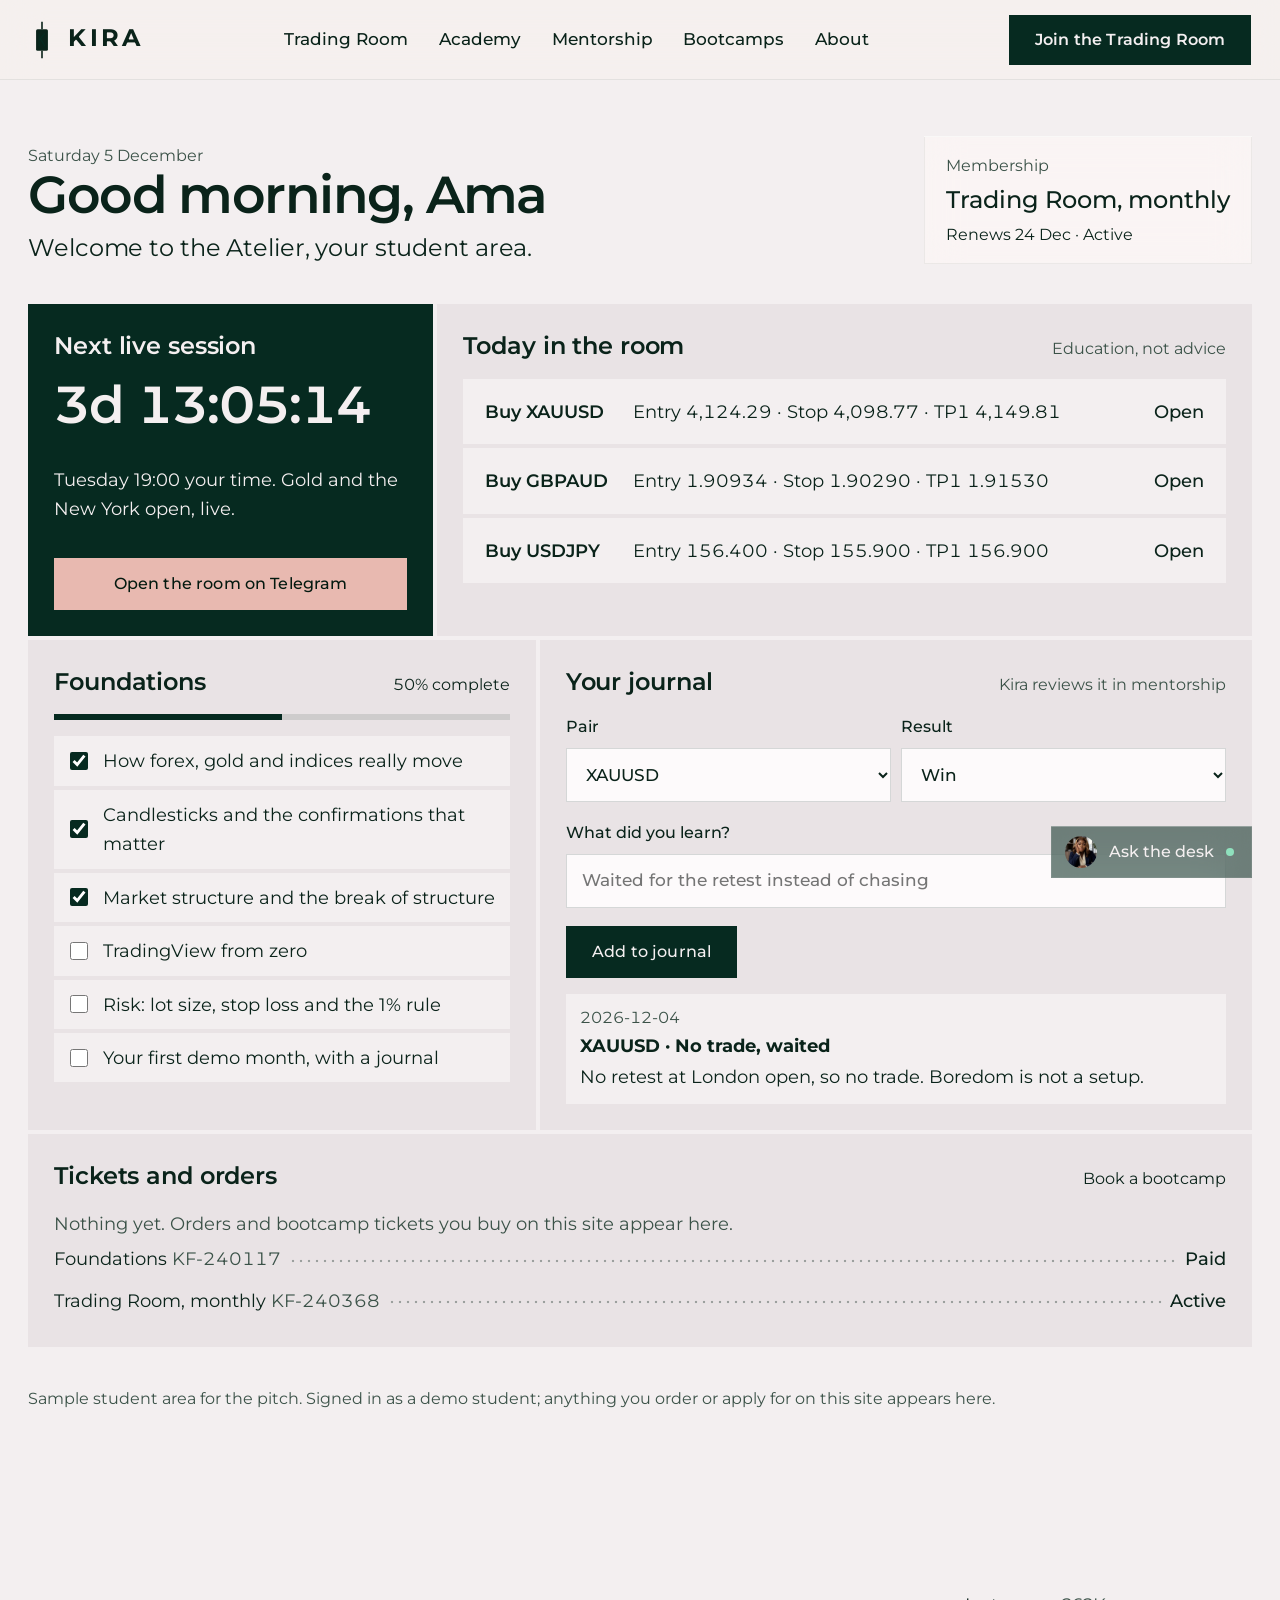
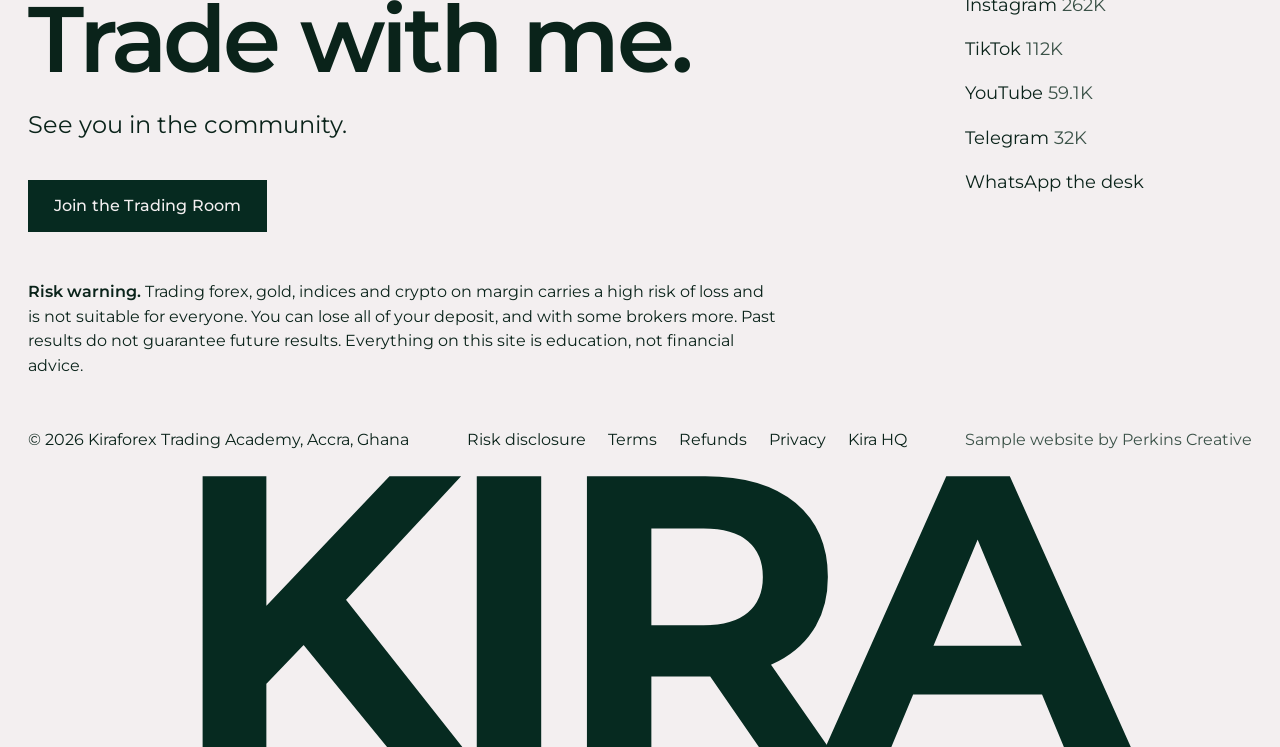
<file: portal.html>
<!doctype html>
<html lang="en">
<head>
<meta charset="utf-8">
<meta name="viewport" content="width=device-width, initial-scale=1, viewport-fit=cover">
<title>The Atelier, your student area | Kira Forex</title>
<meta name="theme-color" content="#062a20">
<meta name="robots" content="noindex">
<link rel="icon" href="assets/icons/favicon.svg" type="image/svg+xml">
<link rel="stylesheet" href="assets/css/style.css">
</head>
<body data-page="portal">
<main id="main">
  <section class="atelier" data-tone="pearl" style="padding-top:calc(var(--nav-h) + 56px)">
    <div class="wrap">
      <div class="at-head">
        <div><p class="t-soft t-small" data-at-date></p><h1 class="t-head" data-at-hello>Good morning, Ama</h1><p class="t-lead" style="margin-top:10px">Welcome to the Atelier, your student area.</p></div>
        <div class="at-chip glass glass--light" data-ui><span class="t-small t-soft">Membership</span><strong data-at-plan>Trading Room, monthly</strong><span class="t-small" data-at-renew></span></div>
      </div>

      <div class="at-grid" data-ui>
        <section class="at-card at-live" data-tone="malachite">
          <h2 class="t-lead">Next live session</h2>
          <p class="at-count num" data-at-count>&nbsp;</p>
          <p data-at-when></p>
          <a class="btn" href="https://t.me/kira_forex" target="_blank" rel="noopener" style="--b-bg:var(--rose);--b-fg:var(--deep);margin-top:18px">Open the room on Telegram</a>
        </section>

        <section class="at-card at-setups">
          <div class="at-card__h"><h2 class="t-lead">Today in the room</h2><span class="t-small t-soft">Education, not advice</span></div>
          <div class="feed" data-at-setups></div>
        </section>

        <section class="at-card at-course">
          <div class="at-card__h"><h2 class="t-lead">Foundations</h2><span class="t-small num" data-at-pct></span></div>
          <div class="bar"><span data-at-bar></span></div>
          <ul class="mods" data-at-mods></ul>
        </section>

        <section class="at-card at-journal">
          <div class="at-card__h"><h2 class="t-lead">Your journal</h2><span class="t-small t-soft">Kira reviews it in mentorship</span></div>
          <form class="form at-jform" data-at-jform>
            <div class="row2"><label>Pair<select name="pair"><option>XAUUSD</option><option>GBPJPY</option><option>GBPAUD</option><option>USDJPY</option><option>BTCUSD</option><option>Volatility 75</option></select></label><label>Result<select name="res"><option>Win</option><option>Loss</option><option>Break-even</option><option>No trade, waited</option></select></label></div>
            <label>What did you learn?<input name="note" required placeholder="Waited for the retest instead of chasing"></label>
            <button class="btn" type="submit" style="justify-self:start">Add to journal</button>
          </form>
          <ul class="jlist" data-at-journal></ul>
        </section>

        <section class="at-card at-orders">
          <div class="at-card__h"><h2 class="t-lead">Tickets and orders</h2><a class="link t-small" href="bootcamps.html">Book a bootcamp</a></div>
          <div data-at-orders></div>
        </section>
      </div>
      <p class="t-small t-soft" style="margin:40px 0 0">Sample student area for the pitch. Signed in as a demo student; anything you order or apply for on this site appears here.</p>
    </div>
  </section>
  <div data-footer></div>
</main>
<script src="assets/vendor/gsap.min.js"></script>
<script src="assets/vendor/ScrollTrigger.min.js"></script>
<script src="assets/vendor/lenis.min.js"></script>
<script src="assets/js/data.js"></script>
<script src="assets/js/site.js"></script>
<script src="assets/js/store.js"></script>
<script src="assets/js/desk.js"></script>
<script src="assets/js/inner.js"></script>
</body>
</html>
</file>
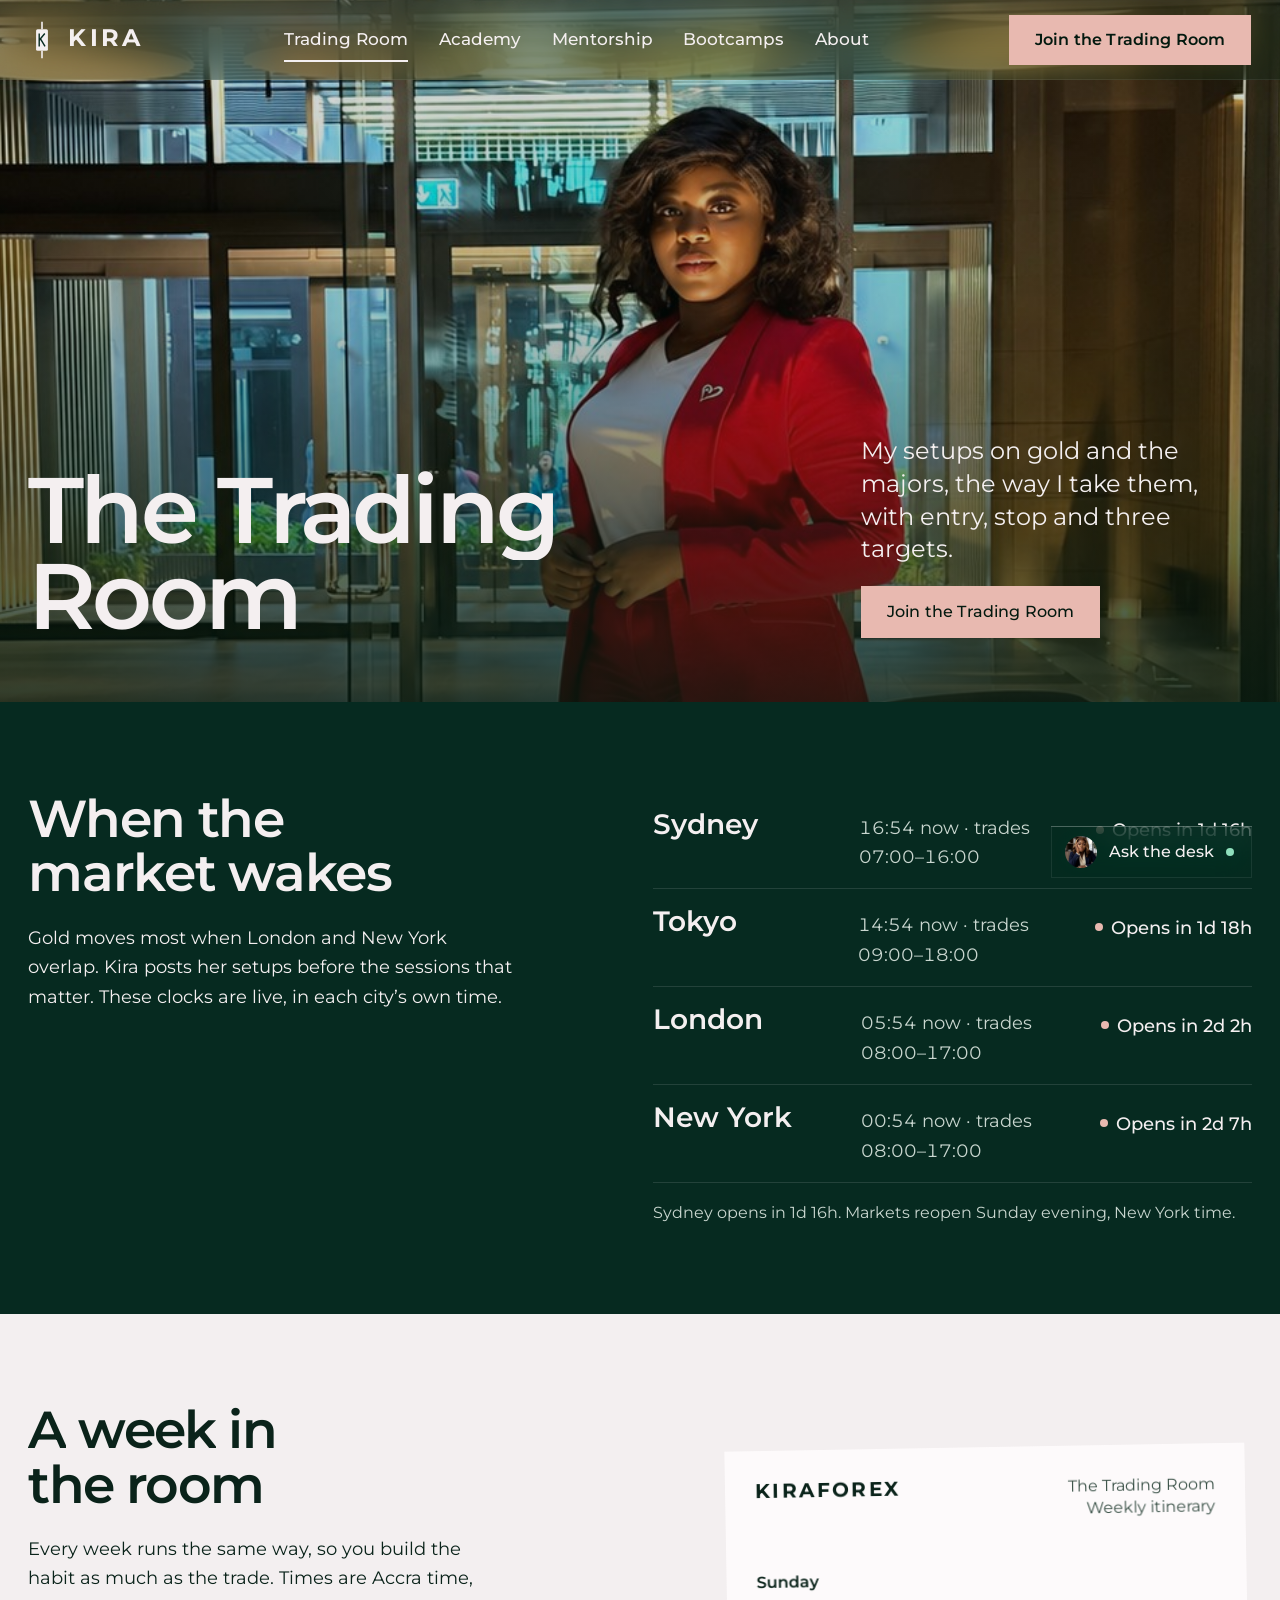
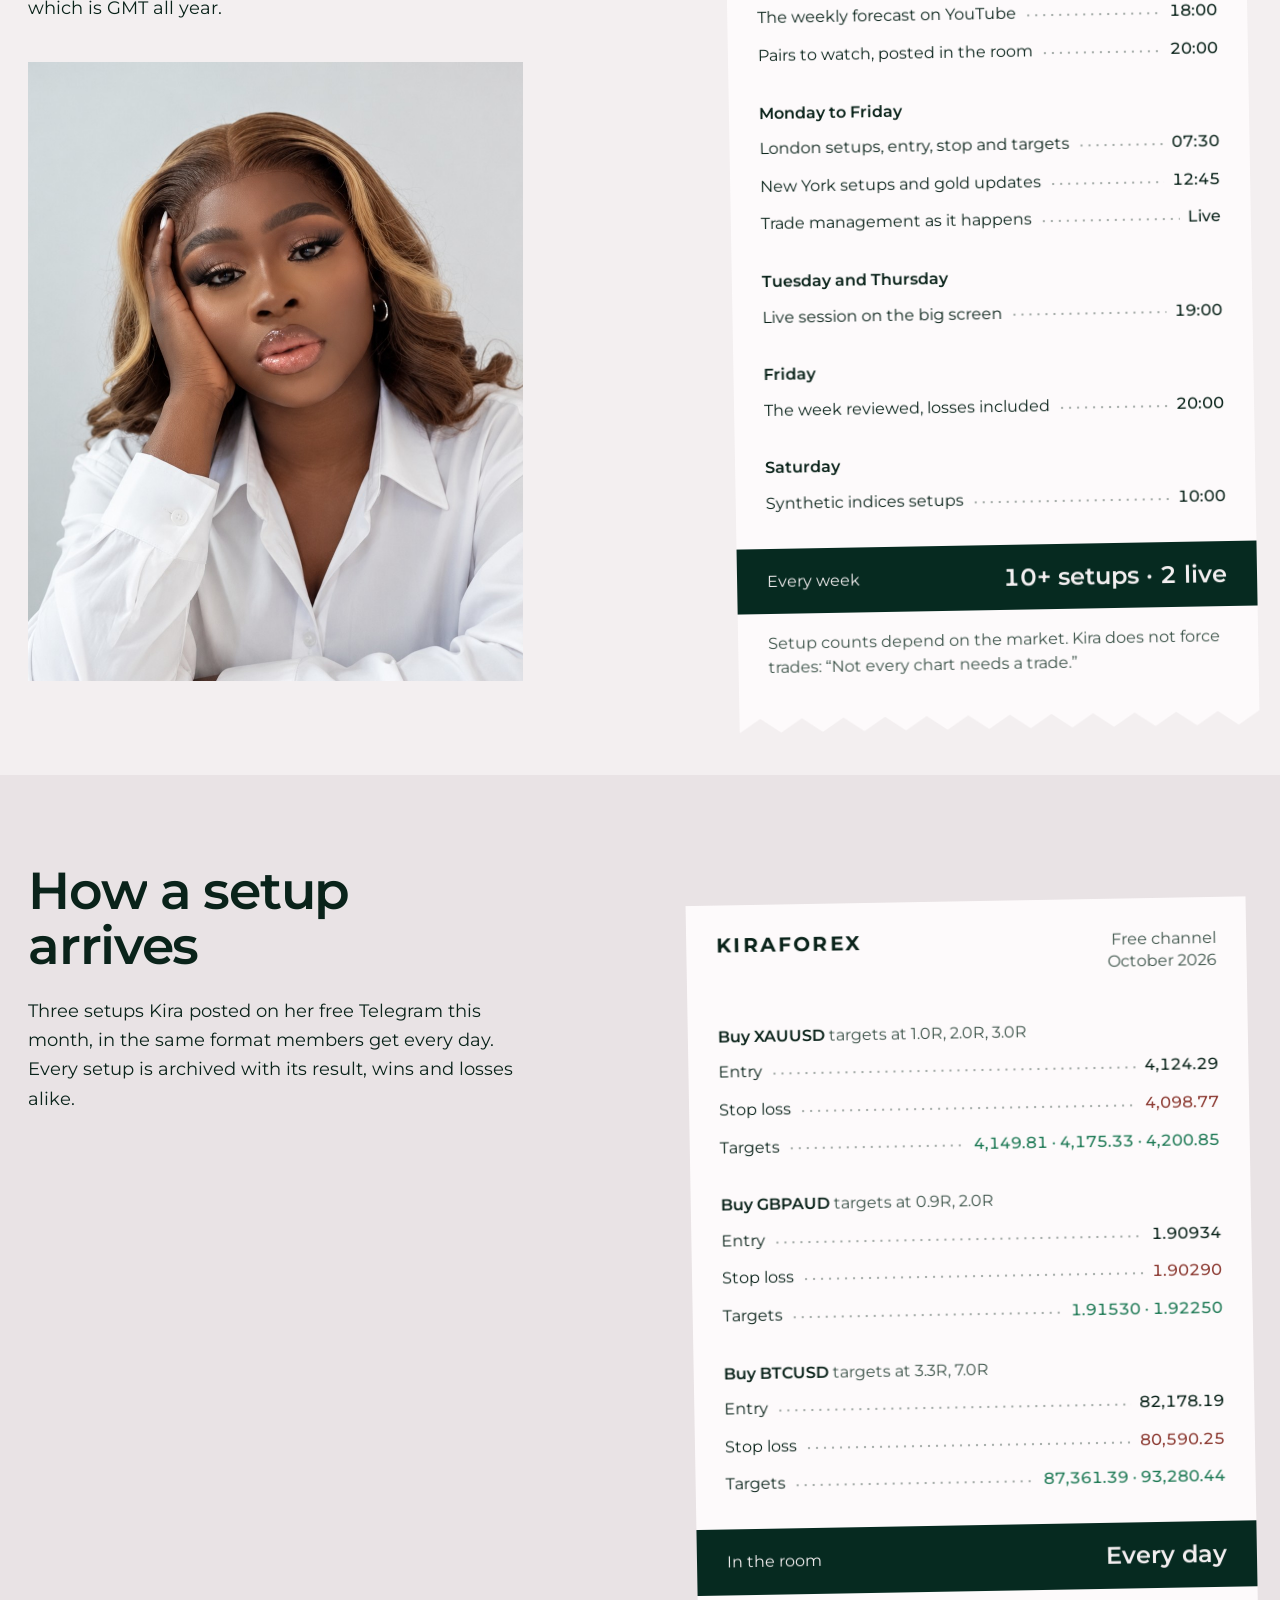
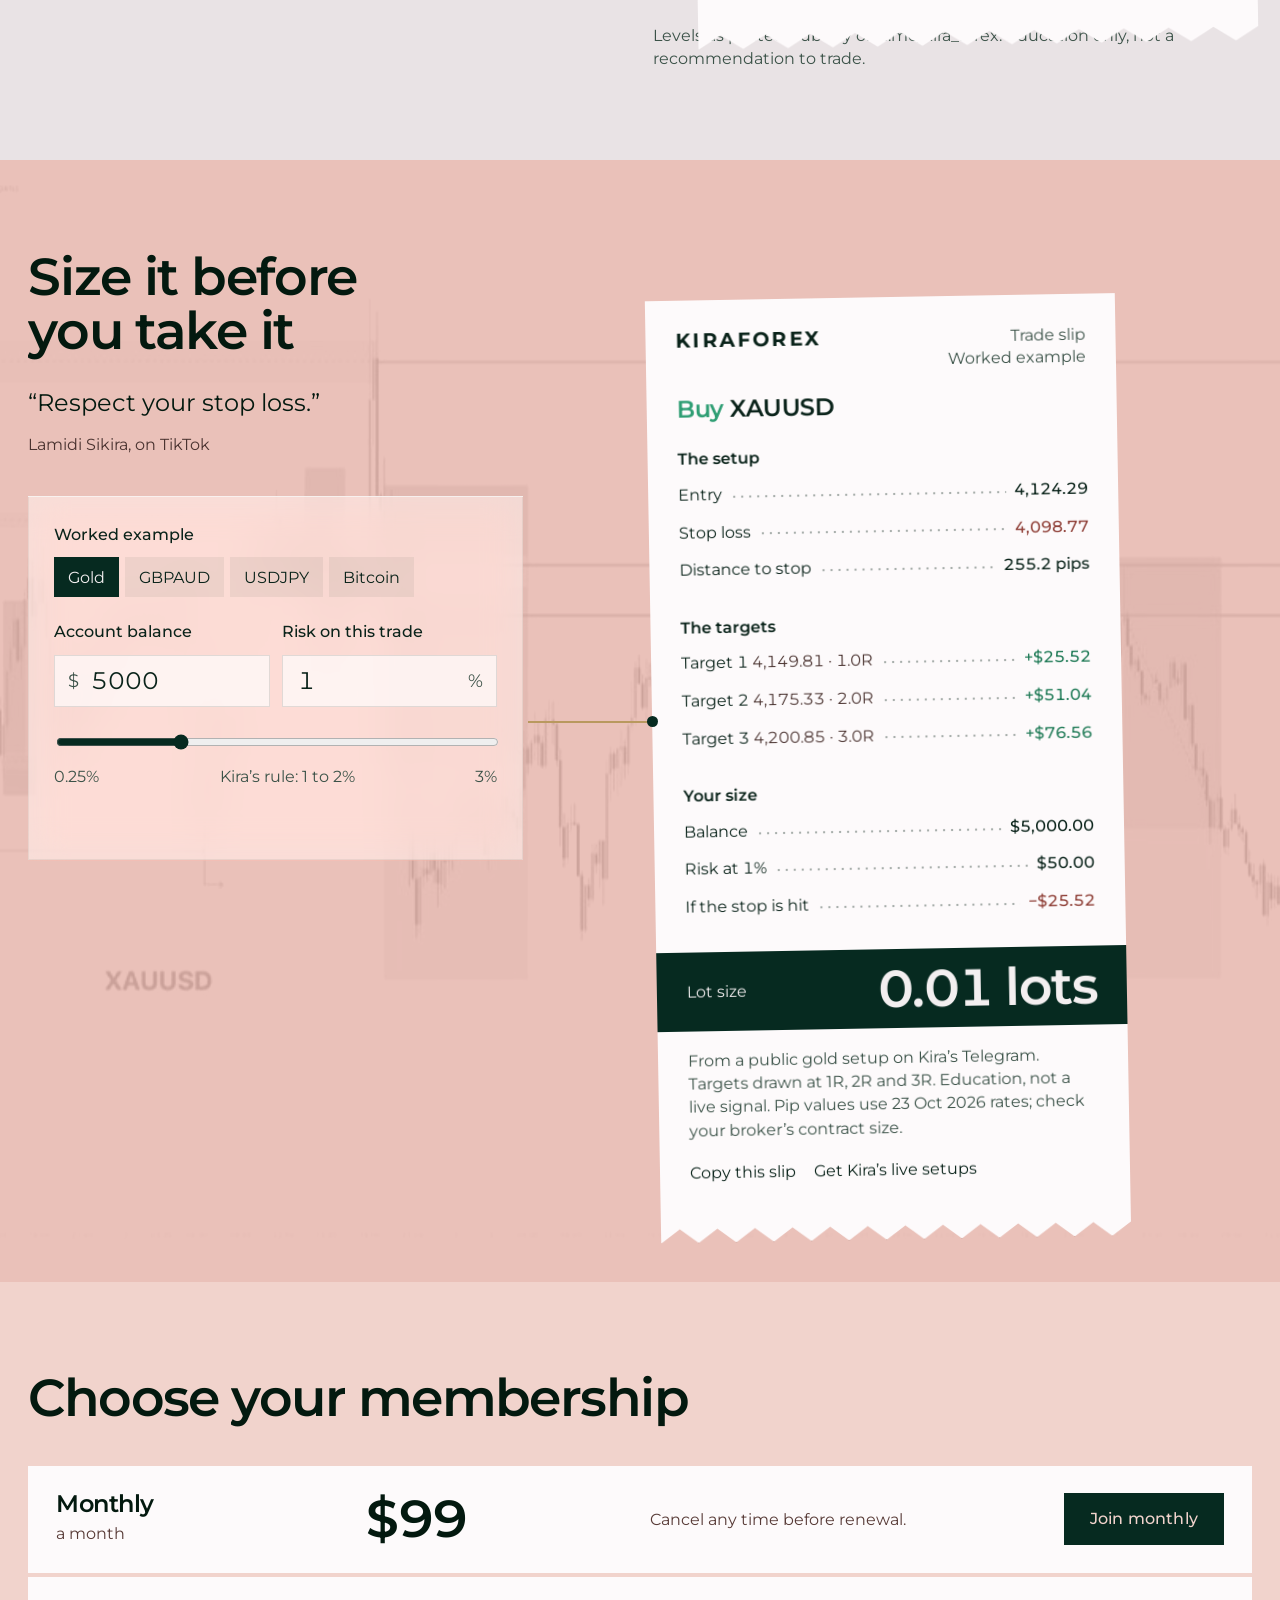
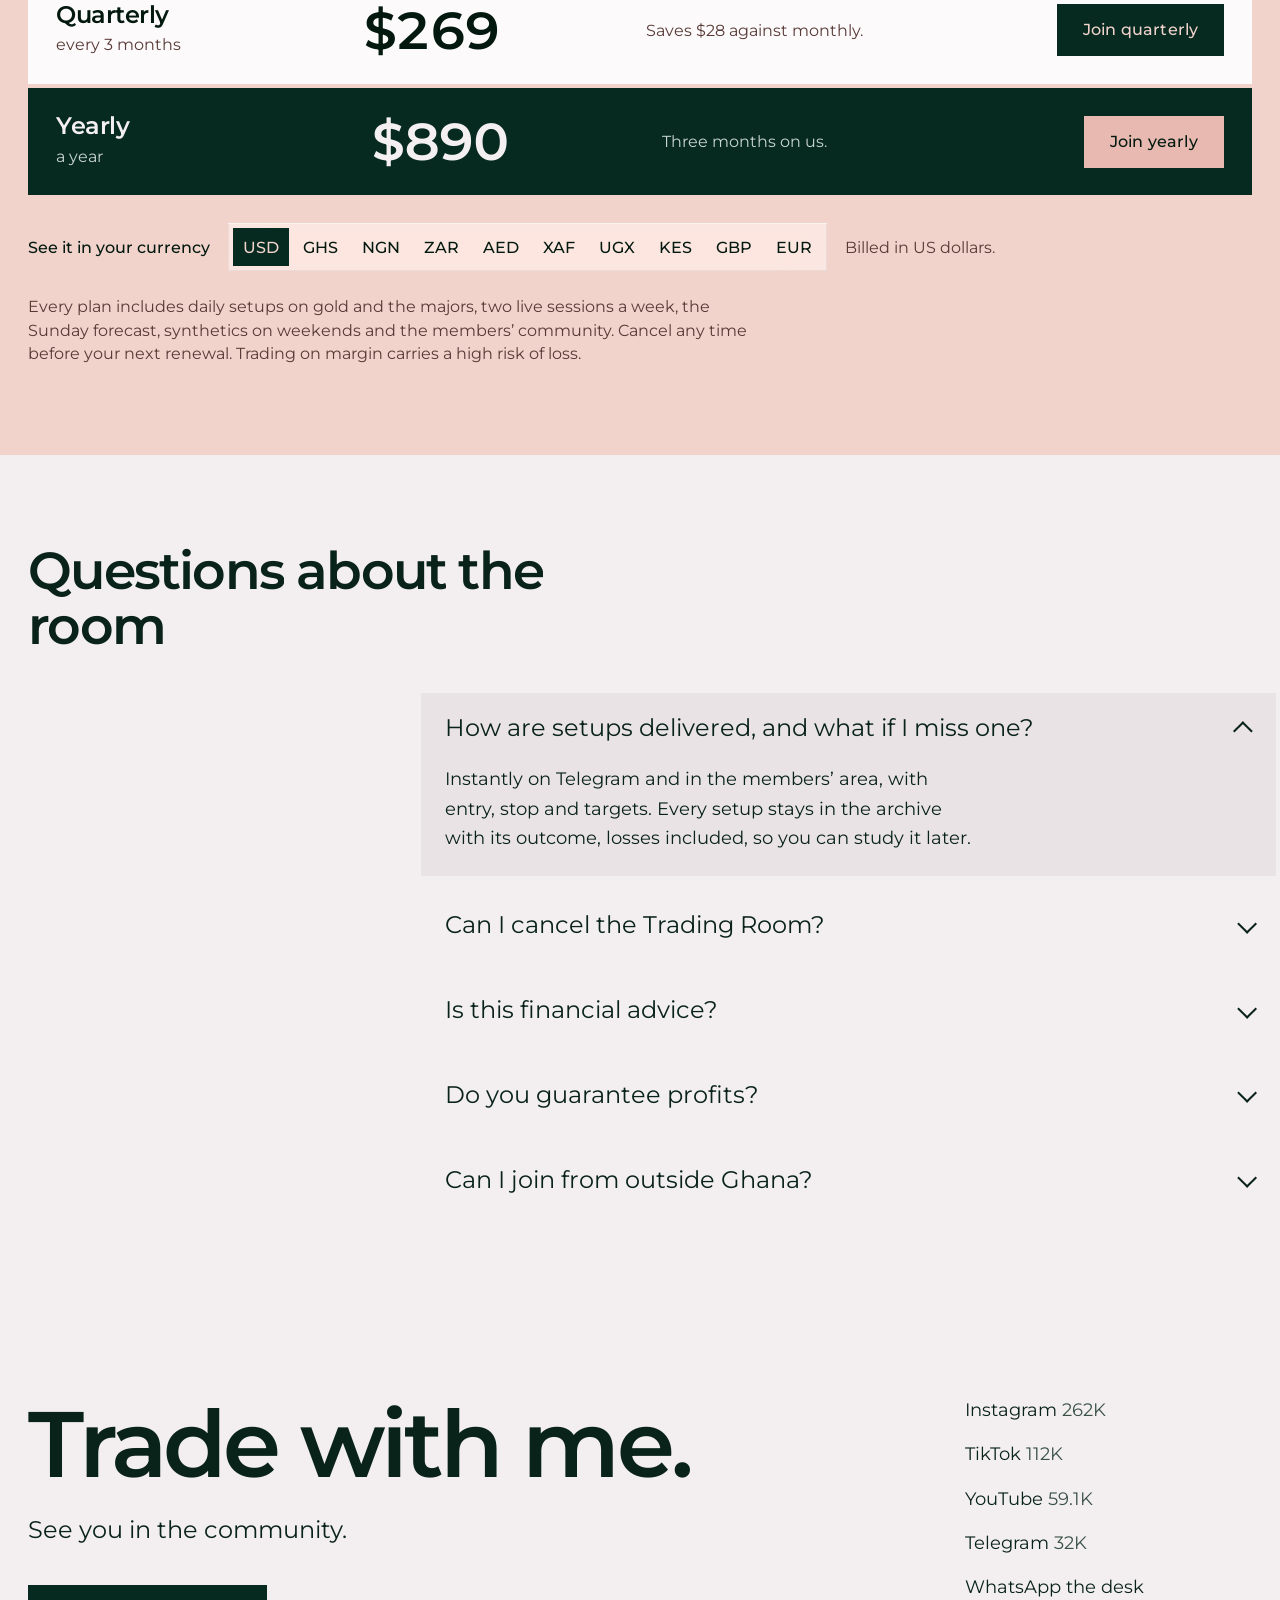
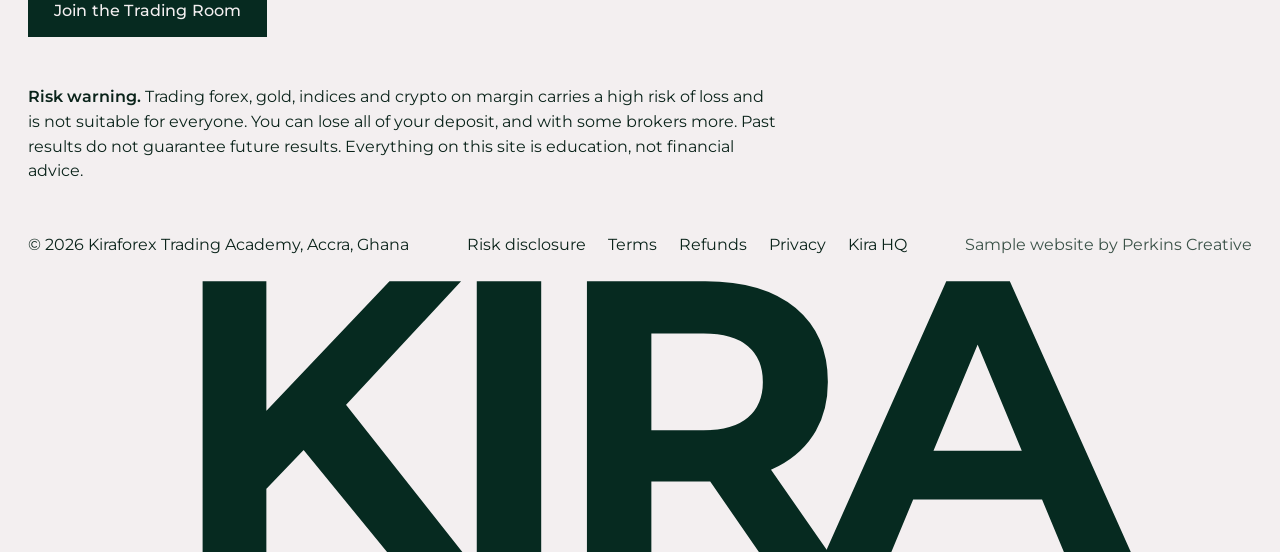
<file: trading-room.html>
<!doctype html>
<html lang="en">
<head>
<meta charset="utf-8">
<meta name="viewport" content="width=device-width, initial-scale=1, viewport-fit=cover">
<title>The Trading Room | Kira Forex</title>
<meta name="description" content="Kira's daily gold and FX setups with entry, stop and three targets, two live sessions a week and the Sunday forecast. From $99 a month.">
<meta name="theme-color" content="#062a20">
<meta name="robots" content="noindex, nofollow">
<link rel="icon" href="assets/icons/favicon.svg" type="image/svg+xml">
<link rel="stylesheet" href="assets/css/style.css">
</head>
<body data-page="room">
<main id="main">

  <section class="page-hero" data-tone="malachite">
    <div class="page-hero__pic"><img src="assets/img/full/kira-lobby-red.jpg" alt="Kira in a red suit in a hotel lobby" width="1086" height="1448" fetchpriority="high" style="object-position:50% 24%"></div>
    <div class="page-hero__in">
      <h1 data-split>The Trading Room</h1>
      <div class="page-hero__side">
        <p data-reveal>My setups on gold and the majors, the way I take them, with entry, stop and three targets.</p>
        <a class="btn" data-magnetic href="#join" style="--b-bg:var(--rose);--b-fg:var(--deep)" data-reveal>Join the Trading Room</a>
      </div>
    </div>
  </section>

  <section class="section" data-tone="malachite" id="sessions">
    <div class="wrap">
      <div class="split">
        <div class="split__l"><h2 data-split>When the market wakes</h2><p data-reveal>Gold moves most when London and New York overlap. Kira posts her setups before the sessions that matter. These clocks are live, in each city&rsquo;s own time.</p></div>
        <div class="split__r"><div class="sessions" data-sessions></div><p class="t-small t-soft" style="margin-top:18px" data-sess-note></p></div>
      </div>
    </div>
  </section>

  <section class="section" data-tone="pearl" id="week">
    <div class="wrap grid" style="align-items:start">
      <div style="grid-column:1 / span 5">
        <h2 class="t-head" data-split>A week in the room</h2>
        <p data-reveal style="margin-top:22px;max-width:40ch">Every week runs the same way, so you build the habit as much as the trade. Times are Accra time, which is GMT all year.</p>
        <figure data-reveal style="margin-top:40px"><img src="assets/img/full/kira-studio-white.jpg" alt="Studio portrait of Kira in a white shirt" width="1086" height="1448" loading="lazy" style="aspect-ratio:4/5;object-fit:cover;object-position:50% 20%;width:100%"></figure>
      </div>
      <div class="slip-wrap" style="grid-column:7 / span 6" data-reveal>
        <div class="slip" data-tilt="3" data-ui style="width:min(100%,520px)">
          <div class="slip__head"><span class="slip__brand">KIRAFOREX</span><span class="slip__meta">The Trading Room<br>Weekly itinerary</span></div>
          <h4>Sunday</h4>
          <div class="row"><span>The weekly forecast on YouTube</span><span class="dots"></span><span class="v">18:00</span></div>
          <div class="row"><span>Pairs to watch, posted in the room</span><span class="dots"></span><span class="v">20:00</span></div>
          <h4>Monday to Friday</h4>
          <div class="row"><span>London setups, entry, stop and targets</span><span class="dots"></span><span class="v">07:30</span></div>
          <div class="row"><span>New York setups and gold updates</span><span class="dots"></span><span class="v">12:45</span></div>
          <div class="row"><span>Trade management as it happens</span><span class="dots"></span><span class="v">Live</span></div>
          <h4>Tuesday and Thursday</h4>
          <div class="row"><span>Live session on the big screen</span><span class="dots"></span><span class="v">19:00</span></div>
          <h4>Friday</h4>
          <div class="row"><span>The week reviewed, losses included</span><span class="dots"></span><span class="v">20:00</span></div>
          <h4>Saturday</h4>
          <div class="row"><span>Synthetic indices setups</span><span class="dots"></span><span class="v">10:00</span></div>
          <div class="slip__total"><span>Every week</span><strong>10+ setups &middot; 2 live</strong></div>
          <p class="slip__note">Setup counts depend on the market. Kira does not force trades: &ldquo;Not every chart needs a trade.&rdquo;</p>
        </div>
      </div>
    </div>
  </section>

  <section class="section" data-tone="paper" id="format">
    <div class="wrap">
      <div class="split">
        <div class="split__l"><h2 data-split>How a setup arrives</h2><p data-reveal>Three setups Kira posted on her free Telegram this month, in the same format members get every day. Every setup is archived with its result, wins and losses alike.</p></div>
        <div class="split__r"><div class="feed" data-feed></div><p class="t-small t-soft" style="margin-top:16px">Levels as posted publicly on t.me/kira_forex. Education only, not a recommendation to trade.</p></div>
      </div>
    </div>
  </section>

  <section class="section slip-sec" data-tone="rose" id="size">
    <div class="slip-sec__bg" aria-hidden="true"><img src="assets/img/full/chart-2.jpg" alt="" width="1280" height="708" loading="lazy"></div>
    <div class="wrap grid">
      <div class="slip-sec__copy">
        <h2 data-split>Size it before you take it</h2>
        <blockquote data-reveal>&ldquo;Respect your stop loss.&rdquo;<cite>Lamidi Sikira, on TikTok</cite></blockquote>
        <form class="console glass glass--light" data-slip-form data-reveal onsubmit="return false">
          <div><span class="lbl" id="lbl-pair">Worked example</span><div class="seg" role="group" aria-labelledby="lbl-pair" data-pairs></div></div>
          <div class="two">
            <div><label for="bal">Account balance</label><div class="field"><span>$</span><input id="bal" inputmode="decimal" value="5000" data-bal></div></div>
            <div><label for="riskn">Risk on this trade</label><div class="field"><input id="riskn" inputmode="decimal" value="1" data-risk-n><span>%</span></div></div>
          </div>
          <div><input class="range" type="range" min="0.25" max="3" step="0.25" value="1" data-risk aria-label="Risk percent slider"><div class="range-row"><span>0.25%</span><span>Kira&rsquo;s rule: 1 to 2%</span><span>3%</span></div></div>
          <p class="console__warn" data-warn aria-live="polite"></p>
        </form>
      </div>
      <div class="slip-wrap" data-reveal><div class="slip" data-tilt="4" data-slip data-ui aria-live="polite"></div></div>
    </div>
  </section>

  <section class="section" data-tone="blush" id="join">
    <div class="wrap">
      <h2 class="t-head" data-split id="plans">Choose your membership</h2>
      <div class="plans" data-plans style="margin-top:40px"></div>
      <div class="price__ccy" style="margin:28px 0 0"><span class="lbl">See it in your currency</span><div class="ccy glass glass--light" role="group" aria-label="Currency"></div><span class="t-small t-soft" data-ccy-note></span></div>
      <p class="t-small t-soft" style="margin-top:24px;max-width:66ch">Every plan includes daily setups on gold and the majors, two live sessions a week, the Sunday forecast, synthetics on weekends and the members&rsquo; community. Cancel any time before your next renewal. Trading on margin carries a high risk of loss.</p>
    </div>
  </section>

  <section class="section faq" data-tone="pearl" id="faq">
    <div class="wrap">
      <h2 data-split>Questions about the room</h2>
      <div class="faq__list"><div data-faq></div></div>
    </div>
  </section>

  <div data-footer></div>
</main>
<script src="assets/vendor/gsap.min.js"></script>
<script src="assets/vendor/ScrollTrigger.min.js"></script>
<script src="assets/vendor/lenis.min.js"></script>
<script src="assets/js/data.js"></script>
<script src="assets/js/site.js"></script>
<script src="assets/js/slip.js"></script>
<script src="assets/js/desk.js"></script>
<script src="assets/js/inner.js"></script>
</body>
</html>
</file>
<file: assets/css/style.css>
/* =========================================================================
   Kira Forex: design system
   Malachite and rose quartz, set in Montserrat.
   Signature motif: the candle. The I in KIRA is a candle body with a wick.
   ========================================================================= */

@font-face { font-family: "Montserrat"; src: url("../fonts/montserrat-var.woff2") format("woff2"); font-weight: 100 900; font-style: normal; font-display: swap; }

:root {
  /* colour: malachite, rose quartz, pearl; champagne only for wicks and light */
  --malachite: #062a20;
  --malachite-2: #0a3528;
  --malachite-3: #104332;
  --deep: #03190f;
  --emerald: #2f9e74;
  --rose: #e8b9b0;
  --rose-2: #f1d3cc;
  --rose-ink: #8e3e36;
  --pearl: #f3eff0;
  --pearl-2: #e9e3e5;
  --paper: #fdfafb;
  --ink: #0a231a;
  --ink-soft: #3b5248;
  --on-dark: #f4eff0;
  --on-dark-soft: #c9d6cf;
  --champagne: #dcc391;
  --champagne-2: #b9995f;

  /* roles, switched per section by data-tone */
  --bg: var(--pearl);
  --fg: var(--ink);
  --fg-soft: var(--ink-soft);
  --accent: var(--malachite);
  --accent-ink: var(--pearl);

  /* type */
  --display: "Montserrat", "Helvetica Neue", Arial, sans-serif;
  --text: "Montserrat", "Helvetica Neue", Arial, sans-serif;
  --step-small: 1rem;
  --step-body: clamp(1.0625rem, 1rem + 0.2vw, 1.15rem);
  --step-lead: clamp(1.25rem, 1.08rem + 0.5vw, 1.55rem);
  --step-head: clamp(2rem, 1.3rem + 2.4vw, 3.5rem);
  --step-poster: clamp(2.75rem, 1rem + 6vw, 7rem);

  /* space */
  --m: clamp(20px, 2.2vw, 32px);           /* the one page margin */
  --gap: clamp(20px, 2vw, 32px);
  --section: clamp(64px, 7vw, 120px);
  --nav-h: 80px;

  /* motion */
  --ease-out: cubic-bezier(.16, 1, .3, 1);
  --ease-io: cubic-bezier(.76, 0, .24, 1);
  --ease-soft: cubic-bezier(.22, .61, .36, 1);
}

/* ---------- reset ---------- */
*, *::before, *::after { box-sizing: border-box; }
html { -webkit-text-size-adjust: 100%; text-size-adjust: 100%; scroll-behavior: auto; }
html.lenis, html.lenis body { height: auto; }
.lenis.lenis-smooth { scroll-behavior: auto !important; }
body { margin: 0; background: var(--malachite); color: var(--fg); font-family: var(--text); font-size: var(--step-body); line-height: 1.6; font-weight: 400; letter-spacing: 0; -webkit-font-smoothing: antialiased; -moz-osx-font-smoothing: grayscale; text-rendering: optimizeLegibility; overflow-x: hidden; }
img, svg, video, canvas { display: block; max-width: 100%; }
img { height: auto; }
a { color: inherit; text-decoration: none; }
button, input, select, textarea { font: inherit; color: inherit; }
button { cursor: pointer; background: none; border: 0; padding: 0; }
h1, h2, h3, h4, p, blockquote, figure, ul, ol, dl, dd { margin: 0; padding: 0; }
figure { overflow: hidden; }
ul, ol { list-style: none; }
[hidden] { display: none !important; }
::selection { background: var(--rose); color: var(--malachite); }
:focus-visible { outline: 2px solid var(--champagne); outline-offset: 3px; }
.sr-only { position: absolute !important; width: 1px; height: 1px; padding: 0; margin: -1px; overflow: hidden; clip: rect(0 0 0 0); white-space: nowrap; border: 0; }
.skip { position: fixed; left: var(--m); top: -60px; z-index: 300; background: var(--pearl); color: var(--ink); padding: 12px 16px; transition: top .2s; }
.skip:focus { top: 12px; }

/* ---------- tones: each section sets its own field ---------- */
[data-tone="pearl"]   { --bg: var(--pearl);     --fg: var(--ink);     --fg-soft: var(--ink-soft);    --accent: var(--malachite); --accent-ink: var(--pearl); }
[data-tone="paper"]   { --bg: var(--pearl-2);   --fg: var(--ink);     --fg-soft: var(--ink-soft);    --accent: var(--malachite); --accent-ink: var(--pearl); }
[data-tone="rose"]    { --bg: var(--rose);      --fg: var(--deep);    --fg-soft: #4a3330;            --accent: var(--malachite); --accent-ink: var(--rose-2); }
[data-tone="blush"]   { --bg: var(--rose-2);    --fg: var(--deep);    --fg-soft: #573a36;            --accent: var(--malachite); --accent-ink: var(--rose-2); }
[data-tone="malachite"] { --bg: var(--malachite); --fg: var(--on-dark); --fg-soft: var(--on-dark-soft); --accent: var(--rose); --accent-ink: var(--malachite); }
[data-tone="deep"]    { --bg: var(--deep);      --fg: var(--on-dark); --fg-soft: var(--on-dark-soft); --accent: var(--rose); --accent-ink: var(--deep); }
[data-tone] { background-color: var(--bg); color: var(--fg); }

/* ---------- layout ---------- */
.wrap { padding-left: var(--m); padding-right: var(--m); }
.grid { display: grid; grid-template-columns: repeat(12, minmax(0, 1fr)); column-gap: var(--gap); }
.section { position: relative; padding-top: var(--section); padding-bottom: var(--section); }

/* ---------- type ---------- */
.t-display, h1, h2, h3 { font-family: var(--display); font-weight: 600; letter-spacing: -0.025em; line-height: 1.06; }
.t-head { font-size: var(--step-head); letter-spacing: -0.03em; line-height: 1.05; text-wrap: balance; }
.t-lead { font-size: var(--step-lead); line-height: 1.38; letter-spacing: -0.005em; }
.t-body { font-size: var(--step-body); }
.t-small { font-size: var(--step-small); line-height: 1.45; }
.t-soft { color: var(--fg-soft); }
.num { font-variant-numeric: tabular-nums lining-nums; font-feature-settings: "tnum" 1, "lnum" 1; }
.measure { max-width: 40ch; }
p + p { margin-top: 1em; }

/* ---------- buttons ---------- */
.btn { --b-bg: var(--accent); --b-fg: var(--accent-ink); position: relative; display: inline-flex; align-items: center; justify-content: center; gap: 12px; min-height: 52px; padding: 0 26px; background: var(--b-bg); color: var(--b-fg); font-family: var(--text); font-size: var(--step-small); font-weight: 500; letter-spacing: 0.01em; line-height: 1; white-space: nowrap; isolation: isolate; overflow: hidden; transition: color .45s var(--ease-out), transform .45s var(--ease-out); will-change: transform; }
.btn::before { content: ""; position: absolute; inset: 0; z-index: -1; background: var(--champagne); transform: scaleY(0); transform-origin: 50% 100%; transition: transform .55s var(--ease-out); }
.btn:hover::before, .btn:focus-visible::before { transform: scaleY(1); }
.btn:hover, .btn:focus-visible { color: var(--deep); }
.btn:active { transform: scale(.98); }
.btn .wick { width: 1px; height: 18px; background: currentColor; opacity: .6; }
.btn--ghost { --b-bg: transparent; --b-fg: var(--fg); box-shadow: inset 0 0 0 1.5px currentColor; } /* taste-skill-ignore: glass, form fields, floating paper or photo scrim, by design */
.btn--ghost::before { background: var(--fg); }
.btn--ghost:hover, .btn--ghost:focus-visible { color: var(--bg); }
.btn--full { width: 100%; }
.link { position: relative; display: inline-block; padding-bottom: 3px; }
.link::after { content: ""; position: absolute; left: 0; right: 0; bottom: 0; height: 1.5px; background: currentColor; transform: scaleX(0); transform-origin: 0 50%; transition: transform .5s var(--ease-out); }
.link:hover::after, .link:focus-visible::after, .link--on::after, .link[aria-current="page"]::after { transform: scaleX(1); }

/* ---------- glass: a material, used on the nav, the slip console, chips and the desk ---------- */
.glass { position: relative; background: rgba(246, 239, 233, 0.10); -webkit-backdrop-filter: blur(18px) saturate(150%); backdrop-filter: blur(18px) saturate(150%); box-shadow: inset 0 1px 0 rgba(255,255,255,.22), inset 0 0 0 1px rgba(255,255,255,.08); isolation: isolate; } /* taste-skill-ignore: glass, form fields, floating paper or photo scrim, by design */
.glass--light { background: rgba(255, 250, 247, 0.52); box-shadow: inset 0 1px 0 rgba(255,255,255,.7), inset 0 0 0 1px rgba(10,35,26,.06); } /* taste-skill-ignore: glass, form fields, floating paper or photo scrim, by design */
.glass::after { content: ""; position: absolute; inset: 0; pointer-events: none; z-index: 2; background: radial-gradient(240px circle at var(--mx, 50%) var(--my, -40%), rgba(255,255,255,.22), transparent 60%); opacity: 0; transition: opacity .5s var(--ease-soft); mix-blend-mode: soft-light; } /* taste-skill-ignore: glass, form fields, floating paper or photo scrim, by design */
.glass:hover::after, .glass.is-lit::after { opacity: 1; }

/* =========================================================================
   NAV: one steady frosted bar. It never hides on scroll.
   ========================================================================= */
.nav { position: fixed; inset: 0 0 auto 0; z-index: 90; height: var(--nav-h); display: flex; align-items: center; gap: 28px; padding: 0 var(--m); color: var(--on-dark); background: rgba(6, 42, 32, 0.34); -webkit-backdrop-filter: blur(20px) saturate(160%); backdrop-filter: blur(20px) saturate(160%); box-shadow: inset 0 -1px 0 rgba(255,255,255,.07); transition: background-color .5s var(--ease-soft), color .5s var(--ease-soft), box-shadow .5s; } /* taste-skill-ignore: glass, form fields, floating paper or photo scrim, by design */
.nav[data-tone-nav="light"] { color: var(--ink); background: rgba(246, 241, 238, 0.62); box-shadow: inset 0 -1px 0 rgba(10,35,26,.07); } /* taste-skill-ignore: glass, form fields, floating paper or photo scrim, by design */
.nav[data-tone-nav="rose"] { color: var(--deep); background: rgba(241, 211, 204, 0.58); box-shadow: inset 0 -1px 0 rgba(10,35,26,.07); } /* taste-skill-ignore: glass, form fields, floating paper or photo scrim, by design */
.brand { display: inline-flex; align-items: center; gap: 12px; flex: none; }
.brand__mark { width: 28px; height: 38px; color: currentColor; }
.brand__word { font-family: var(--display); font-size: 1.5rem; font-weight: 700; letter-spacing: 0.14em; line-height: 1; }
.brand__sub { font-size: var(--step-small); opacity: .8; letter-spacing: .01em; margin-top: 2px; }
.nav__links { display: flex; gap: clamp(20px, 2.4vw, 40px); margin: 0 auto; font-size: 1.0625rem; font-weight: 500; }
.nav__links a { padding: 8px 0; }
.nav__cta { flex: none; min-height: 50px; padding: 0 26px; font-size: 1rem; font-weight: 600; }
.nav[data-tone-nav="light"] .nav__cta, .nav[data-tone-nav="rose"] .nav__cta { --b-bg: var(--malachite); --b-fg: var(--pearl); }
.nav .nav__cta { --b-bg: var(--rose); --b-fg: var(--deep); }
.nav__menu { display: none; margin-left: auto; min-height: 44px; padding: 0 4px; font-size: var(--step-body); }
.nav__menu .bars { display: inline-block; width: 22px; height: 10px; margin-left: 10px; vertical-align: middle; background: linear-gradient(currentColor, currentColor) 0 0 / 100% 1.5px no-repeat, linear-gradient(currentColor, currentColor) 0 100% / 70% 1.5px no-repeat; } /* taste-skill-ignore: glass, form fields, floating paper or photo scrim, by design */

.drawer { position: fixed; inset: 0; z-index: 120; display: none; flex-direction: column; padding: calc(var(--nav-h) + 24px) var(--m) 28px; background: rgba(3, 25, 15, 0.82); -webkit-backdrop-filter: blur(24px) saturate(140%); backdrop-filter: blur(24px) saturate(140%); color: var(--on-dark); opacity: 0; visibility: hidden; transition: opacity .45s var(--ease-soft), visibility 0s .45s; }
.drawer.is-show { display: flex; }
.drawer.is-open { opacity: 1; visibility: visible; transition: opacity .45s var(--ease-soft); }
.drawer__close { position: absolute; top: 14px; right: var(--m); min-height: 44px; font-size: var(--step-body); }
.drawer a.big { font-family: var(--display); font-size: var(--step-head); line-height: 1.05; letter-spacing: -0.02em; padding: 4px 0; display: block; }
.drawer__foot { margin-top: auto; display: grid; gap: 14px; }

/* =========================================================================
   HERO: KIRA as a monument. The I is a candle; Kira stands in it.
   ========================================================================= */
.hero { position: relative; min-height: 100svh; overflow: hidden; background: var(--malachite); color: var(--on-dark); isolation: isolate; }
.hero__gl { position: absolute; inset: 0; z-index: 0; width: 100%; height: 100%; }
.hero__fallback { position: absolute; inset: 0; z-index: 0; }
.hero__fallback svg { width: 100%; height: 100%; }
.hero__inner { position: relative; z-index: 2; min-height: 100svh; display: grid; grid-template-columns: minmax(0, 1fr); grid-template-rows: 1fr auto; padding: calc(var(--nav-h) + clamp(12px, 2vh, 28px)) var(--m) clamp(20px, 3vh, 32px); pointer-events: none; }
.hero__inner a, .hero__inner button, .hero__inner .pe { pointer-events: auto; }
.hero__top { display: flex; justify-content: space-between; align-items: flex-start; gap: 24px; }
.hero__intro { max-width: 44ch; }
.hero__intro p { font-size: var(--step-body); line-height: 1.45; color: var(--on-dark); }
.hero__intro .btn { margin-top: 18px; }
.hero__session { text-align: right; font-size: var(--step-small); line-height: 1.45; }
.hero__session strong { font-weight: 500; display: block; }
.hero__session .dot { display: inline-block; width: 7px; height: 7px; border-radius: 50%; background: var(--emerald); margin-right: 8px; vertical-align: 1px; box-shadow: 0 0 0 0 rgba(47,158,116,.6); animation: pulse 2.4s infinite; } /* taste-skill-ignore: glass, form fields, floating paper or photo scrim, by design */
.hero__session .dot.is-closed { background: var(--rose); animation: none; }
@keyframes pulse { 0% { box-shadow: 0 0 0 0 rgba(47,158,116,.55); } 70% { box-shadow: 0 0 0 10px rgba(47,158,116,0); } 100% { box-shadow: 0 0 0 0 rgba(47,158,116,0); } } /* taste-skill-ignore: glass, form fields, floating paper or photo scrim, by design */

.hero__stage { display: flex; align-items: center; justify-content: center; min-height: 0; min-width: 0; }
.monument { --F: min(35.6vw, calc((100svh - 300px) / 1.0)); position: relative; display: flex; align-items: flex-end; justify-content: center; font-family: var(--display); font-weight: 600; font-size: var(--F); line-height: .7; letter-spacing: -0.005em; color: var(--on-dark); white-space: nowrap; margin: 0; padding-top: .2em; will-change: transform; transform-origin: 50% 70%; }
.monument .l { display: inline-block; position: relative; z-index: 3; height: .7em; line-height: .7; will-change: transform, filter; }
.monument .l--k { z-index: 4; }
.i-slot { position: relative; display: inline-block; width: .41em; height: .7em; flex: none; z-index: 2; margin: 0 .01em; }
.i-slot__wick { position: absolute; left: 50%; width: max(1.5px, .0035em); margin-left: max(-0.75px, -.00175em); background: var(--champagne); transform-origin: 50% 0; }
.i-slot__wick--top { top: -.16em; height: .16em; }
.i-slot__wick--bot { top: .7em; height: .12em; transform-origin: 50% 0; }
.i-slot__body { position: absolute; left: 50%; top: 0; width: .25em; height: .7em; margin-left: -.125em; background: var(--rose); border-radius: .028em; overflow: hidden; transform-origin: 50% 50%; }
.i-slot__body::after { content: ""; position: absolute; inset: 0; background: linear-gradient(100deg, rgba(255,255,255,.28) 0%, rgba(255,255,255,0) 32%, rgba(255,255,255,0) 70%, rgba(255,255,255,.12) 100%); } /* taste-skill-ignore: glass, form fields, floating paper or photo scrim, by design */
.i-slot__kira { position: absolute; bottom: -.004em; left: -.04em; width: .394em; height: auto; max-width: none; z-index: 3; transform-origin: 50% 100%; will-change: transform; filter: drop-shadow(0 .012em .02em rgba(3,25,15,.35)); } /* taste-skill-ignore: grounds the cut-out on the candle */
.hero__bottom { display: flex; justify-content: space-between; align-items: flex-end; gap: 24px; }
.hero__where { font-size: var(--step-small); line-height: 1.45; max-width: 30ch; }
.ticker { display: inline-grid; grid-template-columns: auto auto; column-gap: 18px; row-gap: 2px; align-items: baseline; padding: 14px 18px; color: var(--on-dark); font-size: var(--step-small); }
.ticker__pair { font-weight: 500; }
.ticker__px { font-family: var(--display); font-size: var(--step-lead); line-height: 1; letter-spacing: -0.01em; text-align: right; }
.ticker__chg { text-align: right; }
.ticker__chg.is-down { color: var(--rose); }
.ticker__chg.is-up { color: #8fe0bd; }
.ticker__sess { grid-column: 1 / -1; margin-top: 10px; padding-top: 10px; box-shadow: inset 0 1px 0 rgba(255,255,255,.12); } /* taste-skill-ignore: glass, form fields, floating paper or photo scrim, by design */
.ticker__sess .dot { display: inline-block; width: 7px; height: 7px; border-radius: 50%; background: var(--emerald); margin-right: 8px; vertical-align: 1px; animation: pulse 2.4s infinite; }
.ticker__sess .dot.is-closed { background: var(--rose); animation: none; }
.ticker__src { grid-column: 1 / -1; color: var(--on-dark-soft); font-size: var(--step-small); margin-top: 6px; }
.hero__scroll { position: absolute; left: 50%; bottom: 18px; z-index: 3; width: 1px; height: 46px; background: rgba(220,195,145,.35); overflow: hidden; }
.hero__scroll::after { content: ""; position: absolute; left: 0; top: -46px; width: 1px; height: 46px; background: var(--champagne); animation: wick 2.2s var(--ease-io) infinite; }
@keyframes wick { to { transform: translateY(92px); } }
.hero__photo { display: none; }

/* =========================================================================
   REACH: one band, one number at a time
   ========================================================================= */
.reach { padding: clamp(56px, 6vw, 96px) 0; }
.reach__in { display: grid; grid-template-columns: repeat(12, minmax(0, 1fr)); column-gap: var(--gap); align-items: center; }
.reach__copy { grid-column: 1 / span 5; }
.reach__copy p { margin-top: 16px; max-width: 34ch; font-size: var(--step-lead); line-height: 1.45; }
.reach__show { grid-column: 7 / span 6; position: relative; min-height: clamp(200px, 19vw, 280px); }
.reach__slide { position: absolute; inset: 0 0 44px 0; display: flex; flex-direction: column; justify-content: center; opacity: 0; transform: translateY(22px); transition: opacity .7s var(--ease-soft), transform .9s var(--ease-out); pointer-events: none; }
.reach__slide.is-on { opacity: 1; transform: none; pointer-events: auto; }
.reach__n { font-family: var(--display); font-weight: 700; font-size: var(--step-poster); line-height: 1; letter-spacing: -0.04em; color: var(--malachite); }
.reach__l { margin-top: 12px; font-size: var(--step-lead); line-height: 1.4; max-width: 32ch; }
.reach__dots { position: absolute; left: 0; bottom: 0; display: flex; gap: 6px; }
.reach__dots button { position: relative; width: 46px; height: 32px; }
.reach__dots button::before, .reach__dots button::after { content: ""; position: absolute; left: 0; right: 0; top: 14px; height: 4px; background: rgba(10,35,26,.15); }
.reach__dots button::after { background: var(--malachite); transform: scaleX(0); transform-origin: 0 50%; }
.reach__dots button[aria-selected="true"]::after { animation: reachbar var(--dur, 3.2s) linear forwards; }
@keyframes reachbar { to { transform: scaleX(1); } }

/* =========================================================================
   PROOF: where Kira teaches, as one sentence, a city lit at a time
   ========================================================================= */
.proof h2 { font-size: var(--step-lead); font-family: var(--text); font-weight: 500; letter-spacing: 0; line-height: 1.3; margin-bottom: 28px; }
.proof__sentence { font-family: var(--display); font-size: var(--step-lead); line-height: 1.22; letter-spacing: -0.01em; max-width: 34ch; }
.proof__sentence .c { color: rgba(10,35,26,.42); transition: color .45s var(--ease-soft); }
.proof__sentence .c.is-lit { color: var(--ink); }
.proof__row { display: grid; grid-template-columns: repeat(12, minmax(0,1fr)); column-gap: var(--gap); align-items: end; }
.proof__text { grid-column: 1 / span 7; }
.proof__stats { grid-column: 9 / span 4; display: grid; grid-template-columns: repeat(2, minmax(0, 1fr)); gap: 36px 24px; }
.stat__n { font-family: var(--display); font-size: var(--step-head); line-height: .9; letter-spacing: -0.03em; }
.stat__l { margin-top: 10px; font-size: var(--step-small); }
.stat__l a { color: var(--fg); }

/* =========================================================================
   STORY: the lounge opens to the full screen, then side facts and the record
   ========================================================================= */
.story { padding-top: 0; }
.story__open { position: relative; height: 150svh; }
.story__frame { position: sticky; top: 0; height: 100svh; overflow: hidden; display: grid; place-items: center; }
.story__pic { position: relative; width: 100%; height: 100%; overflow: hidden; will-change: clip-path; clip-path: inset(12% 22% 12% 22%); }
.story__pic img { width: 100%; height: 100%; object-fit: cover; object-position: 50% 58%; transform: scale(1.18); will-change: transform; }
.story__cap { position: absolute; left: 0; right: 0; bottom: 0; z-index: 2; padding: 80px var(--m) 26px; color: var(--on-dark); font-size: var(--step-small); background: linear-gradient(180deg, rgba(0,0,0,0), rgba(0,0,0,.55)); } /* taste-skill-ignore: glass, form fields, floating paper or photo scrim, by design */
.story__body { padding-top: var(--section); }
.story__row { display: grid; grid-template-columns: repeat(12, minmax(0,1fr)); column-gap: var(--gap); }
.story__row > :first-child { grid-column: 1 / span 3; }
.story__row > :last-child { grid-column: 5 / span 8; }
.facts { display: grid; gap: 20px; align-content: start; max-width: 240px; }
.facts dt { font-size: var(--step-small); color: var(--fg-soft); }
.facts dd { font-size: var(--step-body); font-weight: 500; }
.story__para { font-family: var(--display); font-size: var(--step-lead); line-height: 1.3; letter-spacing: -0.008em; max-width: 34em; }
.story__para + .story__sign { margin-top: 28px; display: flex; align-items: center; gap: 18px; }
.story__sign img { width: 72px; height: 72px; object-fit: cover; }
.story__h { font-size: var(--step-head); margin-bottom: 36px; max-width: 16ch; }
.story__row--rec { margin-top: 64px; }
.rec__word { font-size: var(--step-body); font-weight: 500; }
.rec__lists { display: grid; grid-template-columns: repeat(2, minmax(0, 340px)); gap: 40px 64px; }
.rec__list h3 { font-family: var(--text); font-size: var(--step-body); font-weight: 500; letter-spacing: 0; margin-bottom: 14px; line-height: 1.3; }
.rec__list li { display: flex; justify-content: space-between; gap: 16px; font-size: var(--step-small); padding: 7px 0; }
.rec__list li span:last-child { color: var(--fg-soft); flex: none; }

/* =========================================================================
   OFFERS: four columns of names; the picture spot answers the hover
   ========================================================================= */
.offers h2 { font-size: var(--step-head); max-width: 16ch; margin-bottom: 48px; }
.offers__grid { display: grid; grid-template-columns: repeat(12, minmax(0,1fr)); column-gap: var(--gap); align-items: start; }
.offer { grid-column: span 4; padding: 0 0 56px; }
.offer:nth-child(1) { grid-column: 1 / span 4; grid-row: 1; }
.offer:nth-child(2) { grid-column: 5 / span 4; grid-row: 1; }
.offer:nth-child(3) { grid-column: 1 / span 4; grid-row: 2; }
.offer:nth-child(4) { grid-column: 5 / span 4; grid-row: 2; }
.offer__name { display: block; font-family: var(--display); font-size: min(var(--step-head), 4vw); letter-spacing: -0.03em; white-space: nowrap; line-height: 1.05; letter-spacing: -0.015em; margin-bottom: 6px; }
.offer__from { font-size: var(--step-small); color: var(--fg-soft); display: block; }
.offer__line { margin: 14px 0 20px; max-width: 34ch; font-size: var(--step-body); line-height: 1.45; color: var(--fg); }
.offer__items { columns: 2; column-gap: var(--gap); }
.offer__items li { break-inside: avoid; font-size: var(--step-body); line-height: 1.3; padding: 5px 0; color: var(--fg-soft); transition: color .35s var(--ease-soft), transform .35s var(--ease-out); cursor: default; }
.offer__items li:hover, .offer__items li.is-on { color: var(--fg); transform: translateX(6px); }
.offer.is-on .offer__name { color: var(--rose); }
.offer__go { margin-top: 22px; display: inline-block; font-size: var(--step-small); }
.offers__spot { grid-column: 9 / span 4; grid-row: 1 / span 2; align-self: start; position: sticky; top: calc(var(--nav-h) + 24px); }
.spot__frame { position: relative; aspect-ratio: 4 / 5; overflow: hidden; background: var(--malachite-3); transform-style: preserve-3d; will-change: transform; }
.spot__frame img { position: absolute; inset: 0; width: 100%; height: 100%; object-fit: cover; opacity: 0; transform: scale(1.06); transition: opacity .7s var(--ease-soft), transform 1.4s var(--ease-out); }
.spot__frame img.is-on { opacity: 1; transform: scale(1); }
.spot__chip { position: absolute; left: 14px; right: 14px; bottom: 14px; z-index: 3; padding: 14px 16px; color: var(--on-dark); }
.spot__word { font-family: var(--display); font-size: var(--step-lead); line-height: 1; }
.spot__line { margin-top: 8px; font-size: var(--step-small); line-height: 1.4; }
.offers__risk { grid-column: 1 / span 8; margin-top: 64px; max-width: 66ch; font-size: var(--step-small); color: var(--fg-soft); }

/* =========================================================================
   THE SLIP: size every trade like Kira (the one live thing)
   ========================================================================= */
.slip-sec { overflow: hidden; }
.slip-sec__bg { position: absolute; inset: 0; z-index: 0; opacity: .12; }
.slip-sec__bg img { width: 100%; height: 100%; object-fit: cover; filter: grayscale(1) contrast(1.1); mix-blend-mode: multiply; }
.slip-sec .grid { position: relative; z-index: 1; align-items: start; }
.slip-sec__copy { grid-column: 1 / span 5; }
.slip-sec__copy h2 { font-size: var(--step-head); max-width: 11ch; }
.slip-sec__copy blockquote { margin-top: 28px; font-size: var(--step-lead); line-height: 1.38; max-width: 30ch; }
.slip-sec__copy cite { display: block; margin-top: 14px; font-style: normal; font-size: var(--step-small); color: var(--fg-soft); }
.console { margin-top: 40px; padding: 26px; display: grid; grid-template-columns: minmax(0, 1fr); gap: 22px; max-width: 520px; color: var(--ink); }
.console > * { min-width: 0; }
.console label, .console .lbl { display: block; font-size: var(--step-small); font-weight: 500; margin-bottom: 10px; }
.seg { display: inline-flex; flex-wrap: wrap; gap: 6px; }
.seg button { min-height: 40px; padding: 0 14px; font-size: var(--step-small); background: rgba(10,35,26,.06); color: var(--ink); transition: background .3s, color .3s; }
.seg button[aria-pressed="true"] { background: var(--malachite); color: var(--pearl); }
.seg button:hover { background: rgba(10,35,26,.12); }
.seg button[aria-pressed="true"]:hover { background: var(--malachite); }
.field { display: flex; align-items: center; gap: 10px; background: rgba(255,255,255,.65); padding: 0 14px; min-height: 52px; box-shadow: inset 0 0 0 1px rgba(10,35,26,.12); } /* taste-skill-ignore: glass, form fields, floating paper or photo scrim, by design */
.field:focus-within { box-shadow: inset 0 0 0 2px var(--malachite); } /* taste-skill-ignore: glass, form fields, floating paper or photo scrim, by design */
.field input { flex: 1; min-width: 0; border: 0; background: transparent; outline: none; font-size: var(--step-lead); font-variant-numeric: tabular-nums; }
.field span { color: var(--ink-soft); }
.range { width: 100%; accent-color: var(--malachite); }
.range-row { display: flex; justify-content: space-between; font-size: var(--step-small); color: var(--ink-soft); margin-top: 6px; }
.console__warn { font-size: var(--step-small); color: var(--rose-ink); min-height: 1.4em; }
.two { display: grid; grid-template-columns: minmax(0, 1fr) minmax(0, 1fr); gap: 12px; }

.slip-wrap { grid-column: 7 / span 5; position: relative; perspective: 1400px; align-self: end; }
.slip-sec .slip-wrap::before { content: ""; position: absolute; left: calc(-1 * (100% / 5 + var(--gap))); top: 50%; width: calc(100% / 5 + var(--gap)); height: 1.5px; background: var(--champagne-2); }
.slip-sec .slip { margin-left: 0; }
.slip-sec .slip-wrap::after { content: ""; position: absolute; left: -6px; top: calc(50% - 5px); width: 11px; height: 11px; border-radius: 50%; background: var(--malachite); }
.slip { position: relative; width: min(100%, 470px); margin-left: auto; background: var(--paper); color: var(--ink); padding: 30px 30px 54px; font-size: var(--step-small); transform-style: preserve-3d; will-change: transform; box-shadow: 0 30px 60px -30px rgba(3,25,15,.45), 0 8px 18px -10px rgba(3,25,15,.25); clip-path: polygon(0 0, 100% 0, 100% calc(100% - 14px), 96% 100%, 92% calc(100% - 14px), 88% 100%, 84% calc(100% - 14px), 80% 100%, 76% calc(100% - 14px), 72% 100%, 68% calc(100% - 14px), 64% 100%, 60% calc(100% - 14px), 56% 100%, 52% calc(100% - 14px), 48% 100%, 44% calc(100% - 14px), 40% 100%, 36% calc(100% - 14px), 32% 100%, 28% calc(100% - 14px), 24% 100%, 20% calc(100% - 14px), 16% 100%, 12% calc(100% - 14px), 8% 100%, 4% calc(100% - 14px), 0 100%); } /* taste-skill-ignore: glass, form fields, floating paper or photo scrim, by design */
.slip__head { display: flex; justify-content: space-between; align-items: flex-start; gap: 16px; padding-bottom: 18px; }
.slip__brand { font-family: var(--display); font-weight: 700; font-size: 1.25rem; line-height: 1; letter-spacing: 0.12em; }
.slip__meta { font-size: var(--step-small); color: var(--ink-soft); text-align: right; line-height: 1.4; }
.slip__title { font-family: var(--display); font-size: var(--step-lead); line-height: 1; letter-spacing: -0.02em; margin: 4px 0 6px; }
.slip__title .dir { color: var(--emerald); }
.slip__title .dir.is-sell { color: var(--rose-ink); }
.slip h4 { font-family: var(--text); font-weight: 600; font-size: var(--step-small); margin-top: 26px; margin-bottom: 4px; }
.row { display: flex; align-items: baseline; gap: 8px; padding: 6px 0; font-variant-numeric: tabular-nums; }
.row .dots { flex: 1; height: 4px; align-self: center; margin-top: 4px; background-image: radial-gradient(circle, rgba(10,35,26,.35) 1.2px, transparent 1.6px); background-size: 8px 4px; background-repeat: repeat-x; } /* taste-skill-ignore: glass, form fields, floating paper or photo scrim, by design */
.row .v { font-weight: 500; }
.row .v.pos { color: #1f7a56; }
.row .v.neg { color: var(--rose-ink); }
.slip__total { display: flex; justify-content: space-between; align-items: center; gap: 12px; margin: 26px -30px 0; padding: 14px 30px; min-height: 52px; background: var(--malachite); color: var(--pearl); font-variant-numeric: tabular-nums; }
.slip-sec .slip__total strong, .slip__total strong.big { font-size: var(--step-head) !important; line-height: 1; letter-spacing: -0.03em; }
.slip__total strong { font-family: var(--display); font-size: var(--step-lead); font-weight: 500; }
.slip__note { margin-top: 18px; font-size: var(--step-small); line-height: 1.45; color: var(--ink-soft); }
.slip__actions { display: flex; gap: 18px; align-items: center; margin-top: 18px; font-size: var(--step-small); }
.slip .flash { animation: flash .7s var(--ease-soft); }
@keyframes flash { 0% { background-color: rgba(220,195,145,.55); } 100% { background-color: transparent; } }

/* =========================================================================
   FORECAST: her real charts and uploads
   ========================================================================= */
.forecast .grid { align-items: start; }
.forecast__left { grid-column: 1 / span 7; }
.forecast__media { position: relative; display: block; }
.forecast__thumbs { display: grid; grid-template-columns: 1fr 1fr; gap: var(--gap); margin-top: var(--gap); }
.forecast__thumbs figure { background: #fff; }
.forecast__thumbs img { width: 100%; aspect-ratio: 1280 / 708; object-fit: cover; }
.forecast__thumbs figcaption { padding: 12px 0 0; background: var(--bg); font-size: var(--step-small); color: var(--fg-soft); }
.forecast__chart { position: relative; overflow: hidden; background: #fff; aspect-ratio: 1280 / 708; }
.forecast__chart img { width: 100%; height: 100%; object-fit: cover; transition: transform 1.2s var(--ease-out); }
.forecast__media:hover .forecast__chart img { transform: scale(1.03); }
.play { position: absolute; left: 22px; bottom: 22px; z-index: 3; display: inline-flex; align-items: center; gap: 14px; padding: 12px 18px 12px 12px; color: var(--ink); font-weight: 500; }
.play__btn { width: 44px; height: 44px; display: grid; place-items: center; background: var(--malachite); color: var(--pearl); }
.forecast__copy { grid-column: 9 / span 4; }
.forecast__copy h2 { font-size: var(--step-head); max-width: 9ch; }
.forecast__copy p { margin-top: 22px; }
.vids { margin-top: 34px; }
.vids li a { display: grid; grid-template-columns: minmax(0,1fr) auto; gap: 4px 16px; padding: 14px 0; transition: transform .35s var(--ease-out); }
.vids li a:hover { transform: translateX(6px); }
.vids .vt { font-size: var(--step-body); line-height: 1.35; font-weight: 500; }
.vids .vm { font-size: var(--step-small); color: var(--fg-soft); grid-column: 1; }
.vids .vl { grid-row: 1 / span 2; grid-column: 2; align-self: center; font-variant-numeric: tabular-nums; color: var(--fg-soft); font-size: var(--step-small); }
.forecast__more { margin-top: 26px; }

/* =========================================================================
   TOUR: one city per poster line
   ========================================================================= */
.tour { padding-top: var(--section); padding-bottom: var(--section); }
.tour__head { display: flex; justify-content: space-between; align-items: baseline; gap: 24px; margin-bottom: 40px; }
.tour__head h2 { font-size: var(--step-lead); font-family: var(--text); font-weight: 500; letter-spacing: 0; line-height: 1.3; }
.tour__head p { font-size: var(--step-small); color: var(--fg-soft); text-align: right; max-width: 40ch; }
.tour__note { display: none; }
.poster li a { position: relative; display: flex; align-items: baseline; justify-content: space-between; gap: 24px; padding: 6px 0; font-family: var(--display); font-weight: 600; font-size: var(--step-poster); line-height: 1; letter-spacing: -0.03em; text-transform: uppercase; transition: color .35s var(--ease-soft); }
.poster li a .city { display: inline-block; transition: transform .6s var(--ease-out); }
.poster li a:hover, .poster li a:focus-visible { color: var(--rose); }
.poster li a:hover .city { transform: translateX(1.2vw); }
.poster .meta { font-family: var(--text); font-size: var(--step-body); letter-spacing: 0; text-transform: none; line-height: 1.3; text-align: right; font-variant-numeric: tabular-nums; flex: none; color: var(--fg); }
.poster .meta small { display: block; font-size: var(--step-small); color: var(--fg-soft); }

/* =========================================================================
   ON THE ROAD: small frames, wide space
   ========================================================================= */
.road { display: flex; flex-direction: column; justify-content: center; padding: var(--section) 0; overflow: hidden; }
.road__title { position: relative; z-index: 3; padding: 0 var(--m); margin-bottom: -12px; }
.road__title h2 { display: inline; font-family: var(--text); font-weight: 500; font-size: var(--step-lead); letter-spacing: 0; line-height: 1.3; }
.road__title span { color: var(--fg-soft); margin-left: 10px; font-size: var(--step-small); }
.road__strip { display: flex; gap: 5vw; overflow-x: auto; scrollbar-width: none; padding: 0 var(--m) 0 calc(var(--m) + 3vw); scroll-snap-type: x proximity; cursor: grab; -webkit-overflow-scrolling: touch; }
.road__strip::-webkit-scrollbar { display: none; }
.road__strip.is-drag { cursor: grabbing; scroll-snap-type: none; }
.road__strip figure { flex: none; width: 11vw; min-width: 150px; aspect-ratio: 2 / 3; overflow: hidden; scroll-snap-align: start; background: var(--pearl-2); }
.road__strip img { width: 100%; height: 100%; object-fit: cover; transition: transform .25s var(--ease-soft); pointer-events: none; user-select: none; -webkit-user-drag: none; }
.road__strip figure:hover img { transform: scale(1.1); }
.road__strip figure:nth-child(3n+2) { margin-top: 9svh; }
.road__strip figure:nth-child(3n) { margin-top: -5svh; }

/* =========================================================================
   VOICES: one large voice, two small
   ========================================================================= */
.voices { display: grid; grid-template-rows: auto auto; padding-top: var(--section); padding-bottom: var(--section); }
.voices__lead { max-width: 15em; margin: 0 auto; text-align: center; font-family: var(--display); font-size: var(--step-head); line-height: 1.04; letter-spacing: -0.025em; text-wrap: balance; }
.voices__lead h2 { font: inherit; letter-spacing: inherit; line-height: inherit; }
.voices__lead figcaption { display: block; margin-top: 24px; font-family: var(--text); font-size: var(--step-small); letter-spacing: 0; color: var(--fg-soft); }
.voices__corners { display: grid; grid-template-columns: repeat(12, minmax(0,1fr)); column-gap: var(--gap); align-items: start; padding: 0 var(--m); margin-top: 64px; }
.voices__corners blockquote { grid-column: 1 / span 4; font-size: var(--step-body); line-height: 1.5; }
.voices__corners blockquote:last-child { grid-column: 9 / span 4; }
.voices__corners footer { margin-top: 14px; font-size: var(--step-small); color: var(--fg-soft); line-height: 1.4; }
.voices__mid { grid-column: 5 / span 4; align-self: center; text-align: center; font-size: var(--step-small); color: var(--fg-soft); }

/* =========================================================================
   PRICE: one plan as a sentence
   ========================================================================= */
.price { display: flex; flex-direction: column; justify-content: center; }
.price__h { font-size: var(--step-poster); line-height: .98; letter-spacing: -0.035em; max-width: 15ch; }
.price__fig { display: inline-block; background: var(--malachite); color: var(--rose-2); padding: 0 .15em; line-height: .98; font-variant-numeric: tabular-nums lining-nums; transition: color .3s; }
.price__fig.flash { animation: figflash .6s var(--ease-soft); }
@keyframes figflash { 0% { color: var(--champagne); } 100% { color: var(--rose-2); } }
.price__row { display: grid; grid-template-columns: repeat(12, minmax(0,1fr)); column-gap: var(--gap); align-items: end; margin-top: 40px; }
.price__inc { grid-column: 1 / span 6; font-size: var(--step-body); line-height: 1.55; max-width: 52ch; }
.price__act { grid-column: 9 / span 4; justify-self: end; text-align: right; display: grid; gap: 14px; justify-items: end; }
.price__ccy { grid-column: 1 / span 12; margin-top: 36px; display: flex; flex-wrap: wrap; align-items: center; gap: 12px 18px; }
.price__ccy .lbl { font-size: var(--step-small); font-weight: 500; }
.ccy { display: inline-flex; flex-wrap: wrap; gap: 4px; padding: 5px; }
.ccy button { min-height: 38px; min-width: 52px; padding: 0 10px; font-size: var(--step-small); font-weight: 500; color: var(--deep); transition: background .3s, color .3s; }
.ccy button[aria-pressed="true"] { background: var(--malachite); color: var(--rose-2); }
.ccy button:not([aria-pressed="true"]):hover { background: rgba(6,42,32,.1); }
.price__fine { grid-column: 1 / span 8; margin-top: 28px; font-size: var(--step-small); color: var(--fg-soft); max-width: 66ch; }

/* =========================================================================
   FAQ: wide heading, indented questions
   ========================================================================= */
.faq { overflow-x: clip; }
.faq h2 { font-size: var(--step-head); max-width: 16ch; letter-spacing: -0.035em; }
.faq__list { display: grid; grid-template-columns: repeat(12, minmax(0,1fr)); column-gap: var(--gap); margin-top: 40px; }
.faq__list > div { grid-column: 5 / span 8; display: grid; gap: 14px; }
.qa { position: relative; }
.qa summary { list-style: none; cursor: pointer; display: flex; align-items: center; justify-content: space-between; gap: 24px; padding: 20px 24px; margin: 0 -24px; font-size: var(--step-lead); line-height: 1.3; transition: background-color .35s var(--ease-soft); }
.qa summary::-webkit-details-marker { display: none; }
.qa summary .chev { flex: none; width: 14px; height: 14px; border-right: 2px solid currentColor; border-bottom: 2px solid currentColor; transform: rotate(45deg) translateY(-3px); transition: transform .45s var(--ease-out); }
.qa[open] summary .chev { transform: rotate(225deg) translateY(-3px); }
.qa[open] { background: var(--pearl-2); }
.qa[open] summary { margin: 0; }
.qa .ans { padding: 0 24px 24px; max-width: 48ch; font-size: var(--step-body); color: var(--fg); }
.qa[open] { margin: 0 -24px; }
.qa[open] .ans { padding-left: 24px; }

/* =========================================================================
   FOUNDATION band
   ========================================================================= */
.found .grid { align-items: center; }
.found__pic { grid-column: 1 / span 5; aspect-ratio: 4 / 5; overflow: hidden; }
.found__pic img { width: 100%; height: 100%; object-fit: cover; }
.found__copy { grid-column: 7 / span 5; }
.found__copy h2 { font-size: var(--step-head); max-width: 10ch; }
.found__copy p { margin-top: 24px; max-width: 44ch; }
.found__copy .btn { margin-top: 32px; }

/* =========================================================================
   CTA: one word is the button
   ========================================================================= */
.cta { position: relative; display: block; min-height: 44svh; background: var(--rose); color: var(--malachite); overflow: hidden; clip-path: polygon(0 0, 100% 0, 100% 100%, 0 100%); transition: background-color .25s, color .25s; }
.cta:hover, .cta:focus-visible { background: var(--malachite); color: var(--rose); outline: none; }
.cta__line { position: absolute; left: var(--m); top: 28px; max-width: 30ch; font-size: var(--step-body); line-height: 1.4; }
.cta__arrow { position: absolute; right: var(--m); top: 24px; width: 48px; height: 48px; transition: transform .5s var(--ease-out); }
.cta:hover .cta__arrow { transform: translate(6px, -6px); }
.cta__word { position: absolute; left: var(--m); right: var(--m); bottom: 2.4vw; font-family: var(--display); font-weight: 700; font-size: 26vw; line-height: .72; letter-spacing: -0.05em; white-space: nowrap; }
.cta__wick { position: absolute; left: 50%; top: 0; width: 1.5px; height: 100%; background: currentColor; opacity: .18; }

/* =========================================================================
   FOOTER: invitation over a cropped name
   ========================================================================= */
.foot { position: relative; overflow: hidden; display: flex; flex-direction: column; padding-top: var(--section); }
.foot__top { display: grid; grid-template-columns: repeat(12, minmax(0,1fr)); column-gap: var(--gap); }
.foot__inv { grid-column: 1 / span 7; }
.foot__inv h2 { font-size: var(--step-poster); letter-spacing: -0.04em; }
.foot__inv p { margin-top: 18px; font-size: var(--step-lead); }
.foot__inv .btn { margin-top: 36px; }
.foot__links { grid-column: 10 / span 3; display: grid; gap: 12px; font-size: var(--step-body); align-content: start; }
.foot__risk { margin-top: 48px; max-width: 68ch; font-size: var(--step-small); line-height: 1.55; }
.foot__risk strong { font-weight: 600; }
.foot__legal { margin-top: auto; padding-top: 48px; display: flex; flex-wrap: wrap; justify-content: space-between; gap: 10px 24px; font-size: var(--step-small); position: relative; z-index: 2; }
.foot__legal nav { display: flex; flex-wrap: wrap; gap: 8px 22px; }
.foot__name { position: relative; margin: 10px calc(var(--m) * -1) 0; height: 22vw; overflow: hidden; }
.foot__name span { position: absolute; left: 50%; top: 0; transform: translate(-50%, 0); font-family: var(--display); font-weight: 700; font-size: 31vw; line-height: .74; letter-spacing: -0.05em; white-space: nowrap; color: var(--malachite); will-change: transform; }

/* =========================================================================
   PAGE CURTAIN: a candle opens across the screen
   ========================================================================= */
.curtain { position: fixed; inset: 0; z-index: 200; pointer-events: none; display: grid; place-items: center; }
.curtain__body { position: absolute; inset: 0; background: var(--malachite); transform: scaleX(0); transform-origin: 50% 50%; }
.curtain__wick { position: absolute; left: 50%; top: 0; width: 1.5px; height: 100%; background: var(--champagne); transform: scaleY(0); transform-origin: 50% 0; }
.curtain__word { position: relative; font-family: var(--display); font-size: var(--step-head); color: var(--on-dark); letter-spacing: 0.12em; opacity: 0; visibility: hidden; }
.curtain.is-cover { pointer-events: auto; }
.curtain.is-cover .curtain__body { transform: scaleX(1); }
.curtain.is-cover .curtain__word { opacity: 1; visibility: visible; }

/* intro (home, first visit): held until home.js takes over */
html.is-intro .monument .l, html.is-intro .i-slot__kira, html.is-intro [data-hero-part], html.is-intro .nav { opacity: 0; }
html.is-intro .i-slot__body { transform: scaleX(.012) scaleY(0); }
html.is-intro .i-slot__wick { transform: scaleY(0); }
/* intro veil (home, first visit) */
.intro-skip { position: fixed; right: var(--m); bottom: 24px; z-index: 210; min-height: 40px; padding: 0 14px; font-size: var(--step-small); color: var(--on-dark); opacity: 0; transition: opacity .4s; }
html.is-intro .intro-skip { opacity: .85; }

/* =========================================================================
   THE DESK: Kira's concierge
   ========================================================================= */
.desk-btn { transition: opacity .5s var(--ease-soft), transform .5s var(--ease-out), visibility 0s; }
body.at-hero .desk-btn { display: none; }
.desk-btn { position: fixed; right: var(--m); bottom: 22px; z-index: 95; display: inline-flex; align-items: center; gap: 12px; min-height: 52px; padding: 0 18px 0 14px; color: var(--on-dark); font-size: var(--step-small); font-weight: 500; background: rgba(6,42,32,.55); }
.desk-btn .ava { width: 32px; height: 32px; border-radius: 50%; object-fit: cover; }
.desk-btn .live { width: 8px; height: 8px; border-radius: 50%; background: #8fe0bd; }
.desk { position: fixed; right: var(--m); bottom: 86px; z-index: 96; width: min(400px, calc(100vw - 2 * var(--m))); max-height: min(620px, calc(100svh - 120px)); display: flex; flex-direction: column; color: var(--on-dark); background: rgba(3,25,15,.72); box-shadow: 0 30px 80px -20px rgba(0,0,0,.5), inset 0 1px 0 rgba(255,255,255,.16); opacity: 0; visibility: hidden; transform: translateY(16px) scale(.98); transform-origin: 100% 100%; transition: opacity .4s var(--ease-soft), transform .5s var(--ease-out), visibility 0s .4s; } /* taste-skill-ignore: glass, form fields, floating paper or photo scrim, by design */
.desk:not(.is-show) { display: none; }
.desk.is-open { opacity: 1; visibility: visible; transform: none; transition: opacity .4s var(--ease-soft), transform .5s var(--ease-out); }
.desk__head { display: flex; align-items: center; gap: 12px; padding: 16px 18px; }
.desk__head img { width: 40px; height: 40px; border-radius: 50%; object-fit: cover; }
.desk__head strong { display: block; font-weight: 500; }
.desk__head small { font-size: var(--step-small); color: var(--on-dark-soft); }
.desk__x { margin-left: auto; min-width: 44px; min-height: 44px; font-size: 1.5rem; line-height: 1; }
.desk__log { flex: 1; overflow-y: auto; padding: 4px 18px 12px; display: grid; gap: 10px; align-content: start; overscroll-behavior: contain; }
.msg { max-width: 88%; padding: 11px 14px; font-size: var(--step-small); line-height: 1.45; }
.msg--k { background: rgba(246,239,233,.1); }
.msg--u { justify-self: end; background: var(--rose); color: var(--deep); }
.msg a { text-decoration: underline; text-underline-offset: 3px; }
.desk__chips { display: flex; flex-wrap: wrap; gap: 6px; padding: 0 18px 12px; }
.desk__chips button { min-height: 36px; padding: 0 12px; font-size: var(--step-small); background: rgba(246,239,233,.1); transition: background .3s; }
.desk__chips button:hover { background: rgba(246,239,233,.2); }
.desk__form { display: flex; gap: 8px; padding: 12px 18px 18px; }
.desk__form input { flex: 1; min-width: 0; min-height: 46px; padding: 0 14px; background: rgba(246,239,233,.1); border: 0; outline: none; color: var(--on-dark); }
.desk__form input::placeholder { color: var(--on-dark-soft); }
.desk__form button { min-height: 46px; padding: 0 16px; background: var(--rose); color: var(--deep); font-weight: 500; }

.toast { position: fixed; left: 50%; bottom: 28px; z-index: 220; transform: translate(-50%, 20px); padding: 14px 20px; background: var(--deep); color: var(--on-dark); font-size: var(--step-small); opacity: 0; pointer-events: none; transition: opacity .35s, transform .45s var(--ease-out); }
.toast.is-on { opacity: 1; transform: translate(-50%, 0); }

/* =========================================================================
   reveal helpers (content is visible without script)
   ========================================================================= */
.js [data-reveal] { opacity: 0; transform: translateY(26px); }
.js [data-reveal].is-in { opacity: 1; transform: none; transition: opacity .9s var(--ease-soft), transform 1.1s var(--ease-out); transition-delay: var(--d, 0s); }
.js [data-split] .w { display: inline-block; overflow: hidden; vertical-align: top; padding-bottom: .08em; margin-bottom: -.08em; }
.js [data-split] .w > span { display: inline-block; transform: translateY(105%); }
.js [data-split].is-in .w > span { transform: none; transition: transform .85s var(--ease-out); transition-delay: calc(var(--i, 0) * 45ms + var(--d, 0s)); }

/* =========================================================================
   INNER PAGES: shared pieces
   ========================================================================= */
.page-hero { position: relative; min-height: 78svh; display: grid; align-content: end; padding: calc(var(--nav-h) + 48px) var(--m) clamp(40px, 5vw, 72px); overflow: hidden; }
.page-hero__pic { position: absolute; inset: 0; z-index: 0; }
.page-hero__pic img { width: 100%; height: 100%; object-fit: cover; }
.page-hero__pic::after { content: ""; position: absolute; inset: 0; background: linear-gradient(180deg, rgba(3,25,15,.15) 0%, rgba(3,25,15,.25) 45%, rgba(3,25,15,.82) 100%); } /* taste-skill-ignore: glass, form fields, floating paper or photo scrim, by design */
.page-hero__in { position: relative; z-index: 2; display: grid; grid-template-columns: repeat(12, minmax(0,1fr)); column-gap: var(--gap); align-items: end; color: var(--on-dark); }
.page-hero h1 { grid-column: 1 / span 8; font-size: var(--step-poster); line-height: .92; letter-spacing: -0.04em; }
.page-hero__side { grid-column: 9 / span 4; display: grid; gap: 20px; justify-items: start; }
.page-hero__side p { font-size: var(--step-lead); line-height: 1.38; }

.split { display: grid; grid-template-columns: repeat(12, minmax(0,1fr)); column-gap: var(--gap); align-items: start; }
.split__l { grid-column: 1 / span 5; }
.split__r { grid-column: 7 / span 6; }
.split__l h2 { font-size: var(--step-head); max-width: 11ch; }
.split__l p { margin-top: 22px; max-width: 42ch; }

/* plans */
.plans { display: grid; gap: 4px; }
.plan { position: relative; display: grid; grid-template-columns: minmax(0, 2.2fr) minmax(0, 2fr) minmax(0, 3fr) auto; column-gap: var(--gap); align-items: center; padding: 26px 28px; background: var(--paper); transition: background .4s var(--ease-soft); }
.plan ul { display: none; }
.plan .btn { margin-top: 0 !important; }
.plan:hover { background: #e6dbd6; }
.plan--hi { background: var(--malachite); color: var(--on-dark); --fg-soft: var(--on-dark-soft); }
.plan--hi:hover { background: var(--malachite-2); }
.plan__name { display: block; font-family: var(--display); font-size: var(--step-lead); line-height: 1; letter-spacing: -0.02em; }
.plan__price { font-family: var(--display); font-size: var(--step-head); line-height: 1; letter-spacing: -0.03em; font-variant-numeric: tabular-nums lining-nums; }
.plan__per { display: block; margin-top: 6px; color: var(--fg-soft); font-family: var(--text); font-size: var(--step-small); }
.plan ul { display: grid; gap: 8px; margin-top: 6px; font-size: 1.0625rem; }
.plan .btn { margin-top: 12px; }
.plan--hi .btn { --b-bg: var(--rose); --b-fg: var(--deep); }

/* course list */
.courses { display: grid; gap: 4px; }
.course { display: grid; grid-template-columns: repeat(12, minmax(0,1fr)); column-gap: var(--gap); padding: 28px; background: var(--pearl-2); align-items: start; }
.course__pic { grid-column: 1 / span 3; aspect-ratio: 4 / 5; overflow: hidden; }
.course__pic img { width: 100%; height: 100%; object-fit: cover; transition: transform 1.2s var(--ease-out); }
.course:hover .course__pic img { transform: scale(1.05); }
.course__main { grid-column: 4 / span 6; }
.course__main h3 { font-size: clamp(2.25rem, 1.5rem + 2vw, 3.5rem); line-height: 1; letter-spacing: -0.03em; }
.course__main .meta { margin-top: 10px; color: var(--fg-soft); font-size: 1rem; }
.course__main p { margin-top: 16px; max-width: 46ch; }
.course__mods { margin-top: 20px; display: grid; gap: 6px; font-size: 1.0625rem; counter-reset: m; }
.course__mods li { display: flex; gap: 12px; }
.course__mods li::before { content: ""; flex: none; width: 1.5px; height: 1.1em; margin-top: .2em; background: var(--champagne-2); }
.course__buy { grid-column: 10 / span 3; justify-self: end; text-align: right; display: grid; gap: 12px; justify-items: end; }
.course__buy .plan__price { font-size: clamp(2.5rem, 2rem + 1.4vw, 3.5rem); }

/* forms */
.form { display: grid; gap: 18px; }
.form label { display: grid; gap: 8px; font-size: 1rem; font-weight: 500; }
.form input, .form select, .form textarea { min-height: 54px; padding: 12px 16px; background: var(--paper); border: 0; box-shadow: inset 0 0 0 1px rgba(10,35,26,.16); font-size: 1.0625rem; color: var(--ink); outline: none; border-radius: 0; } /* taste-skill-ignore: glass, form fields, floating paper or photo scrim, by design */
.form textarea { min-height: 120px; resize: vertical; }
.form input:focus, .form select:focus, .form textarea:focus { box-shadow: inset 0 0 0 2px var(--malachite); } /* taste-skill-ignore: glass, form fields, floating paper or photo scrim, by design */
.form .hint { font-size: 0.9375rem; font-weight: 400; color: var(--fg-soft); }
.form .row2 { display: grid; grid-template-columns: 1fr 1fr; gap: 14px; }
.choice { display: grid; gap: 8px; }
.choice label { display: flex; align-items: center; gap: 12px; padding: 14px 16px; background: var(--paper); box-shadow: inset 0 0 0 1px rgba(10,35,26,.14); font-weight: 400; cursor: pointer; transition: box-shadow .3s, background .3s; } /* taste-skill-ignore: glass, form fields, floating paper or photo scrim, by design */
.choice input { width: 18px; height: 18px; min-height: 0; accent-color: var(--malachite); box-shadow: none; } /* taste-skill-ignore: glass, form fields, floating paper or photo scrim, by design */
.choice label:has(input:checked) { box-shadow: inset 0 0 0 2px var(--malachite); background: #fff; } /* taste-skill-ignore: glass, form fields, floating paper or photo scrim, by design */
.steps { display: flex; gap: 6px; margin-bottom: 30px; }
.steps span { flex: 1; height: 4px; background: rgba(10,35,26,.12); }
.steps span.is-on { background: var(--malachite); }

.sessions { display: grid; gap: 0; }
.sess { display: grid; grid-template-columns: minmax(0, 1.2fr) minmax(0, 1.4fr) auto; align-items: baseline; gap: 18px; padding: 18px 0; box-shadow: inset 0 -1px 0 rgba(244,239,240,.12); } /* taste-skill-ignore: a departures board, rows on a real table */
.sess__city { font-family: var(--display); font-size: 1.75rem; line-height: 1; }
.sess__time { font-variant-numeric: tabular-nums; color: var(--fg-soft); }
.sess__state { font-weight: 500; display: flex; align-items: center; gap: 8px; }
.sess__state .pip { width: 8px; height: 8px; border-radius: 50%; background: var(--rose); }
.sess.is-open .sess__state .pip { background: #8fe0bd; box-shadow: 0 0 0 4px rgba(143,224,189,.18); } /* taste-skill-ignore: glass, form fields, floating paper or photo scrim, by design */

.feed { display: grid; gap: 4px; }
.feed__item { display: grid; grid-template-columns: 140px minmax(0,1fr) auto; gap: 18px; align-items: center; padding: 18px 22px; background: var(--pearl-2); font-variant-numeric: tabular-nums; }
.feed__item .tag { font-weight: 600; }
.feed__item .res { font-weight: 500; }
.feed__item .res.win { color: #1f7a56; }
.feed__item .res.loss { color: var(--rose-ink); }

.globe-sec { position: relative; min-height: 100svh; overflow: hidden; }
.globe-sec canvas { position: absolute; inset: 0; width: 100%; height: 100%; }
.globe-sec__copy { position: relative; z-index: 2; padding: calc(var(--nav-h) + 48px) var(--m) 48px; display: grid; grid-template-columns: repeat(12, minmax(0,1fr)); column-gap: var(--gap); min-height: 100svh; align-content: space-between; pointer-events: none; }
.globe-sec__copy h1 { grid-column: 1 / span 5; font-size: var(--step-head); line-height: .94; letter-spacing: -0.035em; }
.globe-sec__copy .side { grid-column: 9 / span 4; align-self: start; }
.globe-sec__card { grid-column: 1 / span 4; padding: 24px 26px; pointer-events: auto; background: rgba(3, 25, 15, 0.82); }
.globe-sec__card h2 { font-size: 2.75rem; line-height: 1; letter-spacing: -0.03em; }
.globe-sec__card p { margin-top: 10px; }

.legal h2 { font-size: clamp(2rem, 1.4rem + 2vw, 3rem); margin: 56px 0 18px; }
.legal p, .legal li { max-width: 72ch; }
.legal ul { list-style: disc; padding-left: 1.2em; display: grid; gap: 8px; margin-top: 12px; }

/* =========================================================================
   responsive
   ========================================================================= */
@media (max-width: 1100px) {
  .nav__links { gap: 18px; font-size: .95rem; }
  .offers__grid { row-gap: 48px; }
  .offer__name { font-size: var(--step-lead); }
  .offers__spot { grid-column: 9 / span 4; grid-row: 1 / span 2; }
}
@media (max-width: 960px) {
  :root { --nav-h: 66px; }
  .reach__copy, .reach__show { grid-column: 1 / -1; }
  .reach__show { margin-top: 28px; min-height: 210px; }
  .nav__links, .nav__cta { display: none; }
  .nav__menu { display: inline-flex; align-items: center; }
  .proof__text { grid-column: 1 / -1; }
  .proof__stats { grid-column: 1 / -1; margin-top: 56px; grid-template-columns: repeat(4, minmax(0,1fr)); }
  .story__row { grid-template-columns: minmax(0,1fr); row-gap: 40px; }
  .story__row > :first-child, .story__row > :last-child { grid-column: 1 / -1; }
  .story__row:not(.story__row--rec) > :first-child { order: 2; }
  .forecast__copy { order: -1; margin-top: 0; margin-bottom: 48px; }
  .found__copy { order: -1; margin-top: 0 !important; margin-bottom: 40px; }
  .voices { min-height: 0; }
  .road { min-height: 0; padding: 96px 0; }
  .facts { grid-template-columns: repeat(2, minmax(0,1fr)); max-width: none; gap: 18px 24px; }
  .story__row--rec { margin-top: 72px; }
  .rec__lists { grid-template-columns: minmax(0, 1fr); }
  .offers__spot { grid-column: 1 / -1; grid-row: auto; position: relative; top: 0; margin-top: 48px; order: -1; }
  .offer:nth-child(n) { grid-row: auto; }
  .offer__items { columns: 2; }
  .spot__frame { aspect-ratio: 16 / 11; }
  .slip-sec__copy, .slip-wrap { grid-column: 1 / -1; }
  .slip-wrap { margin-top: 48px; }
  .slip-sec .slip-wrap::before, .slip-sec .slip-wrap::after { display: none; }
  .slip { margin: 0 auto; }
  .console { max-width: none; }
  .forecast__left, .forecast__copy { grid-column: 1 / -1; }
  .voices__corners blockquote { grid-column: 1 / span 6; }
  .voices__corners blockquote:last-child { grid-column: 7 / span 6; }
  .voices__mid { display: none; }
  .price__inc, .price__act, .price__fine { grid-column: 1 / -1; }
  .price__act { justify-self: start; justify-items: start; text-align: left; margin-top: 32px; }
  .faq__list > div { grid-column: 1 / -1; }
  .found__pic, .found__copy { grid-column: 1 / -1; }
  .foot__inv, .foot__links { grid-column: 1 / -1; }
  .foot__links { margin-top: 40px; grid-template-columns: repeat(2, minmax(0,1fr)); }
  .page-hero h1, .page-hero__side { grid-column: 1 / -1; }
  .page-hero__side { margin-top: 28px; }
  .split__l, .split__r { grid-column: 1 / -1; }
  .split__r { margin-top: 40px; }
  .plan { grid-template-columns: minmax(0, 1fr) auto; row-gap: 12px; }
  .plan .btn { grid-column: 1 / -1; justify-self: start; }
  .camps { gap: 48px; }
  .desk-btn { display: none !important; }
  .course__pic { grid-column: 1 / span 12; aspect-ratio: 16 / 10; }
  .course__main { grid-column: 1 / -1; margin-top: 22px; }
  .course__buy { grid-column: 1 / -1; justify-self: end; text-align: right; justify-items: end; margin-top: 28px; }
  .globe-sec__copy h1, .globe-sec__copy .side, .globe-sec__card { grid-column: 1 / -1; }
}
@media (max-width: 640px) {
  .hero__inner { grid-template-rows: auto auto; padding-top: calc(var(--nav-h) + 18px); }
  .hero__session { text-align: left; }
  .hero__stage { padding: 6svh 0 2svh; }
  .monument { --F: 50vw; margin: 0 -14vw; }
  .i-slot__kira { width: .46em; left: -.075em; }
  .hero__stage { padding-top: 13svh; }
  .hero__bottom { flex-direction: column; align-items: stretch; gap: 16px; }
  .ticker { width: 100%; }
  .page-hero__pic { inset: var(--nav-h) 0 0 0; }
  .hero__photo { display: block; position: relative; z-index: 2; margin: 0 var(--m); aspect-ratio: 4 / 5; overflow: hidden; }
  .hero__photo img { width: 100%; height: 100%; object-fit: cover; }
  .hero__scroll { display: none; }
  .proof__stats { grid-template-columns: repeat(2, minmax(0,1fr)); gap: 32px 20px; }
  .offer:nth-child(n) { grid-column: 1 / -1; grid-row: auto; padding-bottom: 8px; }
  .offer__items { columns: 1; }
  .offers__grid { row-gap: 40px; }
  .offer__items li { line-height: 1.4; }
  .two { grid-template-columns: 1fr; }
  .slip { padding: 24px 20px 50px; }
  .slip__total { margin: 22px -20px 0; padding: 0 20px; }
  .slip__title { font-size: 1.875rem; }
  .poster li a { flex-direction: column; align-items: flex-start; gap: 6px; font-size: 15vw; padding-bottom: 18px; }
  .poster .meta { text-align: left; }
  .tour__head { flex-direction: column; }
  .tour__head p { display: none; }
  .tour__note { display: block; margin-top: 28px; color: var(--fg-soft); }
  .road { min-height: 80svh; }
  .road__strip figure { width: 34vw; min-width: 0; }
  .voices__lead { text-align: left; margin: 0; padding: 0 var(--m); font-size: 7.2vw; }
  .voices__corners { margin-top: 96px; row-gap: 32px; }
  .voices__corners blockquote { grid-column: 1 / -1; }
  .voices__corners blockquote:last-child { grid-column: 4 / -1; }
  .price__h { font-size: var(--step-head); }
  .price__act .btn { width: 100%; }
  .price__act { justify-self: stretch; justify-items: stretch; }
  .qa summary { padding: 16px; margin: 0 -16px; }
  .qa[open] { margin: 0 calc(var(--m) * -1); }
  .qa[open] summary { padding: 16px var(--m); }
  .qa .ans, .qa[open] .ans { padding: 0 var(--m) 20px; }
  .cta { min-height: 46svh; }
  .cta__word { font-size: 25vw; }
  .cta__arrow { width: 32px; height: 32px; }
  .foot__inv h2 { font-size: var(--step-head); }
  .foot__inv .btn { width: 100%; }
  .foot__name { height: 27vw; }
  .foot__name span { font-size: 40vw; }
  .desk-btn { right: 12px; bottom: 12px; padding: 0 14px 0 10px; }
  .desk-btn .txt { display: none; }
  .desk { right: 12px; left: 12px; width: auto; bottom: 74px; }
  .feed__item { grid-template-columns: minmax(0,1fr) auto; }
  .feed__item .when { grid-column: 1 / -1; }
  .sess { grid-template-columns: minmax(0,1fr) auto; }
  .sess__time { grid-column: 1 / -1; order: 3; }
  .form .row2 { grid-template-columns: 1fr; }
  .course { padding: 20px; }
}

/* reduced motion and pose mode: content stays, travel goes */
@media (prefers-reduced-motion: reduce) {
  *, *::before, *::after { animation-duration: 1ms !important; animation-iteration-count: 1 !important; transition-duration: 1ms !important; }
  .js [data-reveal], .js [data-split] .w > span { opacity: 1 !important; transform: none !important; }
  .story__pic { clip-path: none !important; }
  .story__pic img { transform: none !important; }
}
html.pose *, html.pose *::before, html.pose *::after { animation: none !important; transition: none !important; }
html.pose [data-reveal], html.pose [data-split] .w > span { opacity: 1 !important; transform: none !important; }
html.pose .story__pic { clip-path: none !important; }
html.pose .desk-btn { display: none; }

/* =========================================================================
   INNER PAGE COMPONENTS
   ========================================================================= */
/* the path: four candles rising */
.steps-up { display: grid; grid-template-columns: repeat(4, minmax(0, 1fr)); gap: var(--gap); align-items: end; min-height: 380px; }
.up { display: grid; gap: 8px; align-content: end; }
.up__candle { position: relative; display: block; height: calc(var(--h) * 300px); margin-bottom: 14px; }
.up__candle::before { content: ""; position: absolute; left: 50%; top: -22px; bottom: -22px; width: 1.5px; margin-left: -.75px; background: var(--champagne); }
.up__candle i { position: absolute; inset: 0 22%; background: var(--rose); border-radius: 3px; transform-origin: 50% 100%; }
.up:last-child .up__candle i { background: var(--emerald); }
.js .up[data-reveal] .up__candle i { transform: scaleY(0); }
.js .up[data-reveal].is-in .up__candle i { transform: scaleY(1); transition: transform 1.2s var(--ease-out) calc(var(--d, 0s) + .15s); }
.up__name { font-family: var(--display); font-size: var(--step-lead); line-height: 1.05; }
.up__len { font-size: var(--step-small); }

/* certificate */
.cert { background: var(--paper); color: var(--ink); padding: 18px; transform-style: preserve-3d; box-shadow: 0 40px 80px -40px rgba(3,25,15,.5); } /* taste-skill-ignore: glass, form fields, floating paper or photo scrim, by design */
.cert__in { position: relative; padding: clamp(28px, 4vw, 56px); box-shadow: inset 0 0 0 1.5px var(--champagne-2), inset 0 0 0 6px var(--paper), inset 0 0 0 7px rgba(185,153,95,.5); text-align: center; overflow: hidden; } /* taste-skill-ignore: glass, form fields, floating paper or photo scrim, by design */
.cert__mark { font-family: var(--display); font-size: var(--step-small); letter-spacing: .12em; }
.cert__lead { margin: 22px auto 0; max-width: 36ch; font-size: var(--step-small); color: var(--ink-soft); }
.cert__name { margin-top: 14px; font-family: var(--display); font-size: var(--step-head); line-height: 1; letter-spacing: -0.03em; overflow-wrap: anywhere; }
.cert__foot { display: flex; justify-content: space-between; align-items: end; gap: 16px; margin-top: 40px; font-size: var(--step-small); color: var(--ink-soft); }
.cert__sig { font-family: var(--display); font-weight: 600; font-size: var(--step-lead); color: var(--ink); }
.cert__wick { position: absolute; left: 50%; top: 0; width: 1.5px; height: 18px; background: var(--champagne-2); }

/* split hero (mentorship, about) */
.m-hero { position: relative; min-height: 88svh; display: grid; grid-template-columns: repeat(12, minmax(0,1fr)); column-gap: var(--gap); align-items: center; padding: calc(var(--nav-h) + 40px) var(--m) 56px; overflow: hidden; }
.m-hero__pic { grid-column: 1 / span 6; align-self: stretch; position: relative; overflow: hidden; min-height: 60svh; }
.m-hero__pic img { position: absolute; inset: 0; width: 100%; height: 100%; object-fit: cover; }
.m-hero__copy { grid-column: 8 / span 5; display: grid; gap: 22px; justify-items: start; }
.m-hero__copy h1 { font-size: var(--step-head); line-height: .94; letter-spacing: -0.035em; }
.m-hero__copy p { font-size: var(--step-lead); line-height: 1.38; max-width: 30ch; }
.m-hero__meta { display: flex; align-items: baseline; gap: 14px; flex-wrap: wrap; }

/* weeks */
.weeks { display: grid; gap: 4px; }
.weeks li { display: grid; grid-template-columns: minmax(140px, 1fr) 2fr; gap: 20px; padding: 22px 24px; background: var(--pearl-2); }
.weeks__w { font-family: var(--display); font-size: var(--step-lead); line-height: 1.05; }
.fit { display: grid; grid-template-columns: 1fr 1fr; gap: 40px; }
.fit h3 { font-size: var(--step-lead); margin-bottom: 14px; }
.fit li { padding: 8px 0; color: var(--fg-soft); }

/* application */
.apply .step { border: 0; padding: 0; margin: 0; display: grid; gap: 18px; min-width: 0; }
.apply legend { margin-bottom: 8px; padding: 0; }
.apply__nav { display: flex; gap: 12px; margin-top: 8px; }
.slots { display: grid; gap: 10px; }
.slots__day { display: grid; grid-template-columns: 120px 1fr; align-items: center; gap: 14px; }
.slots__day > span { font-weight: 500; font-size: var(--step-small); }
.apply__done { padding: 8px 0; }

/* tour list */
.camps { display: grid; gap: 4px; margin-top: 8px; }
.camp { display: grid; grid-template-columns: repeat(12, minmax(0,1fr)); column-gap: var(--gap); align-items: center; padding: 24px 28px; background: var(--pearl-2); transition: background .4s var(--ease-soft); }
.camp:hover { background: #e2dadd; }
.camp__city { grid-column: 1 / span 3; font-family: var(--display); font-size: var(--step-head); line-height: .95; letter-spacing: -0.03em; }
.camp__meta { grid-column: 4 / span 3; display: grid; gap: 2px; font-size: var(--step-body); }
.camp__seats { grid-column: 7 / span 3; display: grid; gap: 8px; font-size: var(--step-body); }
.camp__buy { grid-column: 10 / span 3; display: flex; flex-wrap: wrap; gap: 10px 18px; align-items: center; justify-content: flex-end; }
.bar { height: 6px; background: rgba(10,35,26,.12); overflow: hidden; }
.bar span { display: block; height: 100%; background: var(--malachite); transform-origin: 0 50%; }
.globe-gl { position: absolute; inset: 0; width: 100%; height: 100%; touch-action: pan-y; cursor: grab; }
.globe-gl:active { cursor: grabbing; }
.globe-sec__card h2 { font-size: var(--step-head); }

/* checkout */
.co-sum { padding: 26px; position: sticky; top: calc(var(--nav-h) + 24px); }
.co-item { display: grid; gap: 4px; margin: 18px 0 10px; }
.co-name { font-family: var(--display); font-size: var(--step-lead); line-height: 1.1; }
.co-sum .ccy button:not([aria-pressed="true"]) { color: var(--ink); }
.agree { display: grid !important; grid-template-columns: auto minmax(0, 1fr); gap: 12px; align-items: start; padding: 14px 16px; background: var(--paper); box-shadow: inset 0 0 0 1px rgba(10,35,26,.14); font-weight: 400 !important; cursor: pointer; } /* taste-skill-ignore: glass, form fields, floating paper or photo scrim, by design */
.agree input { width: 18px; height: 18px; min-height: 0 !important; margin-top: 3px; padding: 0 !important; box-shadow: none !important; accent-color: var(--malachite); } /* taste-skill-ignore: glass, form fields, floating paper or photo scrim, by design */
.globe-sec__copy .side { grid-column: 1 / span 5 !important; grid-row: 2; align-self: start; margin-top: 24px; }
.globe-sec__copy h1 { grid-row: 1; pointer-events: auto; }
.globe-sec__copy .side { pointer-events: auto; }
.globe-sec__card { grid-row: 3; align-self: end; }

/* the atelier */
.atelier { padding-bottom: var(--section); }
.at-head { display: flex; justify-content: space-between; align-items: flex-end; gap: 24px; flex-wrap: wrap; }
.at-chip { display: grid; gap: 4px; padding: 18px 22px; min-width: 260px; }
.at-chip strong { font-family: var(--display); font-weight: 500; font-size: var(--step-lead); }
.at-grid { display: grid; grid-template-columns: repeat(12, minmax(0,1fr)); gap: 4px; margin-top: 40px; }
.at-card { padding: 26px; background: var(--pearl-2); display: grid; gap: 16px; align-content: start; }
.at-card__h { display: flex; justify-content: space-between; align-items: baseline; gap: 16px; }
.at-live { grid-column: 1 / span 4; background: var(--malachite); color: var(--on-dark); }
.at-setups { grid-column: 5 / span 8; }
.at-course { grid-column: 1 / span 5; }
.at-journal { grid-column: 6 / span 7; }
.at-orders { grid-column: 1 / -1; }
.at-count { font-family: var(--display); font-size: var(--step-head); line-height: 1; letter-spacing: -0.02em; }
.at-setups .feed__item { background: var(--pearl); grid-template-columns: 130px minmax(0,1fr) auto; }
.mods { display: grid; gap: 4px; }
.mods label { display: flex; gap: 12px; align-items: center; padding: 10px 12px; background: var(--pearl); cursor: pointer; }
.mods input { width: 18px; height: 18px; accent-color: var(--malachite); }
.at-jform .row2 { gap: 10px; }
.jlist { display: grid; gap: 4px; }
.jlist li { display: grid; gap: 2px; padding: 12px 14px; background: var(--pearl); }

/* legal */
.legal__nav { position: sticky; top: calc(var(--nav-h) + 40px); display: grid; gap: 10px; justify-items: start; }

@media (max-width: 960px) {
  .steps-up { min-height: 300px; }
  .m-hero { min-height: 0; }
  .m-hero__pic { grid-column: 1 / -1; min-height: 70svh; }
  .m-hero__pic img[src*="white-suit"] { object-position: 16% 24% !important; }
  .globe-sec__copy .side { grid-column: 1 / -1 !important; }
  .m-hero__copy { grid-column: 1 / -1; margin-top: 36px; }
  .fit { grid-template-columns: 1fr; }
  .camp { row-gap: 12px; grid-template-columns: minmax(0, 5fr) minmax(0, 7fr); align-items: start; }
  .camp__city { grid-column: 1; grid-row: 1 / span 3; }
  .camp__meta, .camp__seats, .camp__buy { grid-column: 2; }
  .camp__buy { justify-content: flex-start; }
  .course__buy .plan__price { font-size: var(--step-lead); }
  .camp { background: none; padding: 28px 0; box-shadow: inset 0 -1px 0 rgba(10,35,26,.12); }
  .co-main, .co-sum { grid-column: 1 / -1 !important; }
  .co-sum { position: relative; top: 0; margin-top: 48px; }
  .at-live, .at-setups, .at-course, .at-journal { grid-column: 1 / -1; }
  .legal__nav { display: none; }
  .legal > .wrap > div { grid-column: 1 / -1 !important; }
  [style*="grid-column:1 / span 5"], [style*="grid-column:7 / span 6"], [style*="grid-column:1 / span 4"], [style*="grid-column:6 / span 7"] { grid-column: 1 / -1 !important; }
  .slip-wrap[style] { margin-top: 40px; }
}
@media (max-width: 640px) {
  .steps-up { grid-template-columns: repeat(2, minmax(0, 1fr)); row-gap: 40px; }
  .weeks li { grid-template-columns: 1fr; gap: 6px; }
  .slots__day { grid-template-columns: 1fr; gap: 6px; }
  .at-setups .feed__item { grid-template-columns: minmax(0,1fr) auto; }
  .camp { background: none; padding: 28px 0; box-shadow: inset 0 -1px 0 rgba(10,35,26,.12); }
  .camp__buy { justify-content: flex-end; }
  #dates .tour__head p { display: none; }
  #dates .tour__note { display: block; margin-top: 24px; color: var(--fg-soft); }
}

/* Montserrat: display pieces carry weight */
.offer__name, .spot__word, .stat__n, .slip__title, .slip__total strong, .plan__name, .plan__price, .camp__city, .weeks__w, .up__name, .sess__city, .cert__name, .co-name, .at-count, .ticker__px, .voices__lead, .found__copy h2, .price__h, .rec__list h3, .course__main h3, .fit h3 { font-weight: 600; }
.price__fig { font-weight: 700; }
.story__para, .proof__sentence { font-weight: 400; }

/* =========================================================================
   PHONE FIXES (23 Oct): nothing is cut by the screen edge, nothing overlaps
   ========================================================================= */
h1, h2, h3, h4 { overflow-wrap: break-word; }
.mods input, .agree input, .choice input { flex: none; }
@media (max-width: 640px) {
  /* the whole word KIRA fits the screen, with Kira standing in the I */
  .monument { --F: calc((100vw - 2 * var(--m)) / 2.7); margin: 0 auto; }
  .i-slot__kira { width: .5em; left: -.095em; }
  .hero__stage { padding-top: 15svh; }
  .hero__gl { opacity: .5; }
  /* the footer name sits whole on the page */
  .foot__name { height: 31vw; }
  .foot__name span { font-size: 36vw; }
  .cta__line { right: calc(var(--m) + 48px); }
  /* offers: the picture keeps its one word, the sentence is in the list below */
  .spot__line { display: none; }
  .spot__chip { left: 10px; right: auto; bottom: 10px; padding: 10px 14px; }
  /* setups in the student area: the pair on top, the levels under it */
  .feed__item, .at-setups .feed__item { grid-template-columns: minmax(0, 1fr) auto; row-gap: 6px; padding: 16px 18px; }
  .feed__item > :nth-child(2) { grid-column: 1 / -1; grid-row: 2; }
  .feed__item > .res { grid-column: 2; grid-row: 1; }
  .at-head { flex-direction: column; align-items: stretch; }
  .at-chip { width: 100%; }
}
@media (max-width: 640px) {
  .hero__stage { padding-bottom: 3svh; }
  .at-live .btn, .found .btn { white-space: normal; text-align: center; }
}
@media (max-width: 380px) {
  .console { padding: 20px 14px; }
  .field input { min-width: 0; width: 100%; }
  .btn { padding-left: 18px; padding-right: 18px; }
}
</file>
<file: assets/css/admin.css>
/* Kira HQ: the management system. Quiet panels in the brand's colours, one chart colour, data first. */
body.hq { background: var(--pearl); color: var(--ink); }
.hq-shell { display: grid; grid-template-columns: 236px minmax(0, 1fr); min-height: 100svh; background: linear-gradient(90deg, var(--malachite) 236px, transparent 236px); }

/* ---------------- sidebar ---------------- */
.hq-side { position: sticky; top: 0; height: 100svh; display: flex; flex-direction: column; padding: 24px 16px 20px; overflow-y: auto; }
.hq-brand { display: flex; align-items: center; gap: 10px; padding: 0 8px; font-family: var(--display); font-weight: 600; font-size: 1.25rem; letter-spacing: .08em; color: var(--on-dark); }
.hq-brand em { font-style: normal; color: var(--rose); }
.hq-ws { margin: 6px 8px 0; font-size: 13px; color: var(--on-dark-soft); }
.hq-nav { display: grid; gap: 2px; margin-top: 26px; }
.hq-nav__g { margin: 18px 10px 6px; font-size: 12px; color: var(--on-dark-soft); opacity: .8; }
.hq-nav__g:first-child { margin-top: 0; }
.hq-nav a { display: flex; align-items: center; justify-content: space-between; gap: 10px; min-height: 38px; padding: 0 10px; border-radius: 8px; font-size: 15px; color: var(--on-dark-soft); transition: background .2s, color .2s; }
.hq-nav a:hover { background: rgba(244,239,240,.06); color: var(--on-dark); }
.hq-nav a.is-on { background: rgba(244,239,240,.12); color: var(--on-dark); }
.hq-nav .n { min-width: 22px; height: 20px; padding: 0 6px; border-radius: 10px; background: var(--rose); color: var(--deep); font-size: 12px; font-weight: 600; display: inline-grid; place-items: center; font-variant-numeric: tabular-nums; }
.hq-side__foot { margin-top: auto; padding: 24px 10px 0; display: grid; gap: 10px; font-size: 13px; color: var(--on-dark-soft); }
.hq-side__foot a:hover { color: var(--on-dark); }
.hq-bar { display: none; }

/* ---------------- canvas ---------------- */
.hq-main { padding: 28px 32px 48px; min-width: 0; }
.hq-view { display: grid; gap: 20px; align-content: start; }
.hq-view.is-in { animation: hqin .45s var(--ease-out); }
@keyframes hqin { from { opacity: 0; transform: translateY(8px); } }
.hq-head { display: flex; justify-content: space-between; align-items: flex-end; gap: 16px 24px; flex-wrap: wrap; }
.hq-head h1 { font-size: clamp(1.75rem, 1.2rem + 1.4vw, 2.5rem); line-height: 1.05; letter-spacing: -0.03em; font-weight: 600; }
.hq-head p { margin-top: 6px; color: var(--ink-soft); font-size: 15px; }
.hq-head__r { display: flex; align-items: center; gap: 12px; flex-wrap: wrap; }
.hq-live { display: inline-flex; align-items: center; gap: 8px; font-size: 14px; padding: 8px 12px; border-radius: 999px; background: var(--paper); box-shadow: inset 0 0 0 1px rgba(10,35,26,.08); }
.hq-live i { width: 8px; height: 8px; border-radius: 50%; background: var(--emerald); box-shadow: 0 0 0 3px rgba(47,158,116,.18); }
.hq-live.is-closed i { background: var(--rose-ink); box-shadow: none; }
.hq-foot { font-size: 13px; color: var(--ink-soft); margin-top: 28px; }

/* buttons inside HQ: compact */
.hq .b { display: inline-flex; align-items: center; justify-content: center; gap: 8px; min-height: 38px; padding: 0 14px; border-radius: 8px; font-size: 14px; font-weight: 500; background: var(--malachite); color: var(--pearl); transition: background .2s, transform .2s; white-space: nowrap; }
.hq .b:hover { background: #0d3d2e; }
.hq .b:active { transform: translateY(1px); }
.hq .b--soft { background: var(--pearl-2); color: var(--ink); }
.hq .b--soft:hover { background: #e2dadd; }
.hq .b--rose { background: var(--rose); color: var(--deep); }
.hq .b--rose:hover { background: #e0aaa0; }
.hq .b--sm { min-height: 32px; padding: 0 11px; font-size: 13px; }
.hq .b[disabled] { opacity: .45; pointer-events: none; }

/* ---------------- numbers ---------------- */
.hq-kpis { display: grid; grid-template-columns: repeat(4, minmax(0, 1fr)); gap: 12px; }
.hq-kpis--3 { grid-template-columns: repeat(3, minmax(0, 1fr)); }
.kpi { padding: 18px 20px; background: var(--paper); border-radius: 12px; box-shadow: inset 0 0 0 1px rgba(10,35,26,.06); display: grid; gap: 8px; align-content: start; }
.kpi__l { font-size: 14px; color: var(--ink-soft); }
.kpi__n { font-family: var(--display); font-weight: 600; font-size: clamp(1.75rem, 1.3rem + 1vw, 2.375rem); line-height: 1; letter-spacing: -0.03em; font-variant-numeric: tabular-nums lining-nums; }
.kpi__d { font-size: 14px; color: var(--ink-soft); }
.kpi__d.up { color: #1f7a56; }

/* ---------------- cards ---------------- */
.hq-grid { display: grid; grid-template-columns: repeat(12, minmax(0, 1fr)); gap: 20px; align-items: start; }
.c { grid-column: span 12; background: var(--paper); border-radius: 14px; box-shadow: inset 0 0 0 1px rgba(10,35,26,.06); padding: 22px; display: grid; gap: 16px; min-width: 0; }
.c--4 { grid-column: span 4; } .c--5 { grid-column: span 5; } .c--6 { grid-column: span 6; } .c--7 { grid-column: span 7; } .c--8 { grid-column: span 8; }
.c__h { display: flex; justify-content: space-between; align-items: baseline; gap: 10px 16px; flex-wrap: wrap; }
.c__h h2 { font-family: var(--text); font-weight: 600; font-size: 17px; letter-spacing: -0.005em; line-height: 1.3; }
.mut { font-size: 14px; color: var(--ink-soft); }
.find { font-size: 15px; line-height: 1.5; }
.find strong { font-weight: 600; }

/* ---------------- lists, rows, people ---------------- */
.av { flex: none; width: 34px; height: 34px; border-radius: 50%; display: inline-grid; place-items: center; font-size: 13px; font-weight: 600; letter-spacing: .02em; color: var(--ink); }
.av--0 { background: #f3dcd7; } .av--1 { background: #d9ebe2; } .av--2 { background: #efe4cc; } .av--3 { background: #e4e0ea; }
.who { display: flex; align-items: center; gap: 12px; min-width: 0; }
.who strong { display: block; font-weight: 500; font-size: 15px; line-height: 1.25; }
.who > div > span { display: block; font-size: 13px; color: var(--ink-soft); }
.rows { display: grid; }
.row { display: flex; align-items: center; justify-content: space-between; gap: 14px; padding: 12px 0; border-top: 1px solid var(--pearl-2); }
.row:first-child { border-top: 0; padding-top: 2px; }
.row__r { display: flex; align-items: center; gap: 10px; flex: none; }
.amt { font-variant-numeric: tabular-nums; font-weight: 500; white-space: nowrap; }
.todo .row { padding: 13px 0; }
.todo .row p { font-size: 15px; line-height: 1.4; }
.todo .row p span { color: var(--ink-soft); }

/* status pills */
.st { display: inline-flex; align-items: center; gap: 6px; padding: 3px 10px; border-radius: 999px; font-size: 13px; font-weight: 500; background: var(--pearl-2); color: var(--ink); white-space: nowrap; }
.st--ok { background: #dcefe6; color: #1f5f45; }
.st--warn { background: #f6e2dd; color: var(--rose-ink); }
.st--gold { background: #f1e7cf; color: #6d5523; }
.st--dim { background: var(--pearl-2); color: var(--ink-soft); }

/* filters */
.chips { display: flex; gap: 6px; flex-wrap: wrap; }
.chips button { min-height: 34px; padding: 0 13px; border-radius: 999px; font-size: 14px; background: var(--paper); box-shadow: inset 0 0 0 1px rgba(10,35,26,.1); color: var(--ink); }
.chips button[aria-pressed="true"] { background: var(--malachite); color: var(--pearl); box-shadow: none; }
.chips button .k { margin-left: 6px; opacity: .7; font-variant-numeric: tabular-nums; }
.tools { display: flex; justify-content: space-between; align-items: center; gap: 12px; flex-wrap: wrap; }
.search { position: relative; }
.search input { width: min(300px, 100%); min-height: 38px; padding: 0 12px; border-radius: 8px; border: 0; background: #fff; box-shadow: inset 0 0 0 1px rgba(10,35,26,.16); font-size: 14px; outline: none; }
.search input:focus { box-shadow: inset 0 0 0 2px var(--malachite); }

/* tables */
.tw { overflow-x: auto; margin: 0 -22px; padding: 0 22px; }
.t { width: 100%; border-collapse: collapse; font-size: 14px; font-variant-numeric: tabular-nums; }
.t th { text-align: left; font-weight: 500; font-size: 13px; color: var(--ink-soft); padding: 0 12px 10px; border-bottom: 1px solid var(--pearl-2); white-space: nowrap; }
.t td { padding: 12px; border-bottom: 1px solid var(--pearl-2); vertical-align: middle; }
.t th:first-child, .t td:first-child { padding-left: 0; }
.t th:last-child, .t td:last-child { padding-right: 0; }
.t .r { text-align: right; }
.t tbody tr { transition: background .15s; }
.t tbody tr[data-open] { cursor: pointer; }
.t tbody tr[data-open]:hover { background: var(--pearl); }
.t .nw { white-space: nowrap; }
.more { justify-self: center; }

/* bars: one colour */
.hb { display: grid; grid-template-columns: minmax(0, 150px) minmax(0, 1fr) auto; gap: 12px; align-items: center; font-size: 14px; }
.hb__t { height: 8px; border-radius: 4px; background: var(--pearl-2); overflow: hidden; }
.hb__t span { display: block; height: 100%; border-radius: 4px; background: var(--malachite); }
.hb__v { font-variant-numeric: tabular-nums; min-width: 56px; text-align: right; font-weight: 500; }
.hbars { display: grid; gap: 12px; }
.meter { height: 8px; border-radius: 4px; background: var(--pearl-2); overflow: hidden; }
.meter span { display: block; height: 100%; background: var(--malachite); border-radius: 4px; }

/* the month chart */
.mchart { width: 100%; height: auto; display: block; }
.mchart text { font-family: var(--text); font-size: 13px; fill: var(--ink-soft); }
.mchart .v { fill: var(--ink); font-weight: 500; }

/* forms */
.f { display: grid; gap: 12px; }
.f label { display: grid; gap: 6px; font-size: 14px; font-weight: 500; }
.f input, .f select, .f textarea { min-width: 0; width: 100%; min-height: 42px; padding: 0 12px; border: 0; border-radius: 8px; box-shadow: inset 0 0 0 1px rgba(10,35,26,.16); background: #fff; font: inherit; font-size: 15px; outline: none; }
.f textarea { min-height: 96px; padding: 10px 12px; resize: vertical; line-height: 1.45; }
.f input:focus, .f select:focus, .f textarea:focus { box-shadow: inset 0 0 0 2px var(--malachite); }
.f2 { display: grid; grid-template-columns: 1fr 1fr; gap: 10px; }
.f3 { display: grid; grid-template-columns: repeat(3, 1fr); gap: 10px; }
.hseg { display: inline-flex; padding: 3px; gap: 3px; border-radius: 10px; background: var(--pearl-2); }
.hseg button { min-height: 34px; padding: 0 14px; border-radius: 8px; font-size: 14px; }
.hseg button[aria-pressed="true"] { color: var(--ink); background: #fff; box-shadow: 0 1px 2px rgba(10,35,26,.12); font-weight: 500; }
.f .note { font-size: 13px; color: var(--ink-soft); font-weight: 400; }

/* setups record */
.strip { display: flex; gap: 4px; flex-wrap: wrap; }
.strip i { width: 16px; height: 22px; border-radius: 3px; background: var(--pearl-2); }
.strip i.w { background: var(--emerald); } .strip i.l { background: var(--rose); } .strip i.e { background: #d9d2c2; }
.recs { display: grid; grid-template-columns: repeat(4, minmax(0, 1fr)); gap: 10px; }
.recs div { display: grid; gap: 4px; }
.recs b { font-family: var(--display); font-weight: 600; font-size: 1.75rem; line-height: 1; font-variant-numeric: tabular-nums; }
.recs span { font-size: 13px; color: var(--ink-soft); }
.pos { color: #1f7a56; } .neg { color: var(--rose-ink); }

/* mentorship pipeline */
.pipe { display: grid; grid-template-columns: repeat(3, minmax(0, 1fr)); gap: 16px; align-items: start; }
.pipe__col { display: grid; gap: 10px; }
.pipe__h { display: flex; justify-content: space-between; align-items: center; font-size: 15px; font-weight: 600; padding: 0 2px; }
.card { background: var(--paper); border-radius: 12px; box-shadow: inset 0 0 0 1px rgba(10,35,26,.06); padding: 16px; display: grid; gap: 10px; }
.card q { font-size: 14px; line-height: 1.45; color: var(--ink); quotes: none; }
.card .meta { font-size: 13px; color: var(--ink-soft); }
.card .acts { display: flex; gap: 6px; flex-wrap: wrap; }

/* courses */
.courses { display: grid; grid-template-columns: repeat(4, minmax(0, 1fr)); gap: 16px; }
.course-c { background: var(--paper); border-radius: 14px; box-shadow: inset 0 0 0 1px rgba(10,35,26,.06); padding: 18px; display: grid; gap: 12px; align-content: start; }
.course-c h3 { font-size: 17px; font-weight: 600; letter-spacing: -0.01em; }
.course-c .kv { display: flex; justify-content: space-between; font-size: 14px; }
.course-c .kv span:first-child { color: var(--ink-soft); }

/* live session */
.next { background: var(--malachite); color: var(--on-dark); border-radius: 14px; padding: 24px; display: grid; gap: 14px; }
.next .big { font-family: var(--display); font-weight: 600; font-size: clamp(2rem, 1.5rem + 1.5vw, 3rem); line-height: 1; letter-spacing: -0.03em; font-variant-numeric: tabular-nums; }
.next p { color: var(--on-dark-soft); font-size: 15px; }
.next .acts { display: flex; gap: 8px; flex-wrap: wrap; }

/* telegram */
.tg-on { display: inline-flex; align-items: center; gap: 8px; }
.tg-on i { width: 8px; height: 8px; border-radius: 50%; background: var(--emerald); }
.sw { display: flex; align-items: center; justify-content: space-between; gap: 16px; padding: 14px 0; border-top: 1px solid var(--pearl-2); }
.sw:first-of-type { border-top: 0; padding-top: 0; }
.sw p { font-size: 15px; line-height: 1.4; }
.sw p span { display: block; font-size: 13px; color: var(--ink-soft); margin-top: 2px; }
.tgl { position: relative; flex: none; width: 44px; height: 26px; border-radius: 13px; background: #cfc8cb; transition: background .2s; }
.tgl::after { content: ""; position: absolute; top: 3px; left: 3px; width: 20px; height: 20px; border-radius: 50%; background: #fff; box-shadow: 0 1px 2px rgba(0,0,0,.2); transition: transform .25s var(--ease-out); }
.tgl[aria-checked="true"] { background: var(--emerald); }
.tgl[aria-checked="true"]::after { transform: translateX(18px); }
.chat { background: #e9eef0; border-radius: 14px; padding: 16px; display: grid; gap: 8px; align-content: start; }
.chat__h { display: flex; align-items: center; gap: 10px; padding-bottom: 8px; border-bottom: 1px solid rgba(10,35,26,.08); }
.chat__h strong { font-size: 15px; } .chat__h span { font-size: 12px; color: var(--ink-soft); display: block; }
.msg-b { max-width: 86%; padding: 9px 12px; border-radius: 12px; font-size: 14px; line-height: 1.4; background: #fff; box-shadow: 0 1px 1px rgba(10,35,26,.08); }
.msg-b--me { justify-self: end; background: #dff3d8; }
.msg-b .k { display: flex; gap: 6px; margin-top: 8px; flex-wrap: wrap; }
.msg-b .k span { padding: 5px 10px; border-radius: 8px; background: #eef4f7; color: #2a6f97; font-size: 13px; font-weight: 500; }
.msg-b small { display: block; margin-top: 4px; font-size: 11px; color: var(--ink-soft); text-align: right; }

/* drawer */
.hq-drawer { position: fixed; inset: 0; z-index: 80; }
.hq-drawer[hidden] { display: none; }
.hq-drawer__bg { position: absolute; inset: 0; background: rgba(3,25,15,.32); animation: fadein .25s; }
.hq-drawer__panel { position: absolute; top: 0; right: 0; bottom: 0; width: min(440px, 100%); background: var(--paper); overflow-y: auto; padding: 26px 24px 40px; display: grid; gap: 18px; align-content: start; box-shadow: -20px 0 60px -30px rgba(3,25,15,.5); animation: slidein .4s var(--ease-out); }
.hq-drawer__x { position: absolute; top: 14px; right: 14px; width: 38px; height: 38px; border-radius: 50%; font-size: 24px; line-height: 1; background: var(--pearl-2); }
.hq-drawer h2 { font-size: 1.5rem; font-weight: 600; letter-spacing: -0.02em; }
.kvs { display: grid; gap: 0; }
.kvs div { display: flex; justify-content: space-between; gap: 12px; padding: 10px 0; border-top: 1px solid var(--pearl-2); font-size: 14px; }
.kvs div span:first-child { color: var(--ink-soft); }
@keyframes slidein { from { transform: translateX(40px); opacity: 0; } }
@keyframes fadein { from { opacity: 0; } }

/* ---------------- tablets and phones ---------------- */
@media (max-width: 1180px) {
  .hq-kpis { grid-template-columns: repeat(2, minmax(0, 1fr)); }
  .c--4, .c--5, .c--6, .c--7, .c--8 { grid-column: span 12; }
  .courses { grid-template-columns: repeat(2, minmax(0, 1fr)); }
}
@media (max-width: 900px) {
  .hq-shell { grid-template-columns: minmax(0, 1fr); background: none; }
  .hq-bar { display: flex; position: sticky; top: 0; z-index: 60; align-items: center; justify-content: space-between; padding: 12px 18px; }
  .hq-menu { min-height: 38px; padding: 0 14px; border-radius: 8px; background: rgba(244,239,240,.12); color: var(--on-dark); font-size: 15px; }
  .hq-side { position: fixed; z-index: 70; inset: 0 auto 0 0; width: min(300px, 86vw); height: 100%; transform: translateX(-102%); transition: transform .35s var(--ease-out); box-shadow: 20px 0 60px -30px rgba(0,0,0,.6); }
  .hq-side.is-open { transform: none; }
  .hq-main { padding: 20px 18px 40px; }
  .pipe { grid-template-columns: minmax(0, 1fr); }
}
@media (max-width: 640px) {
  .hq-kpis, .hq-kpis--3 { grid-template-columns: repeat(2, minmax(0, 1fr)); gap: 10px; }
  .kpi { padding: 14px 16px; }
  .c { padding: 18px 16px; border-radius: 12px; }
  .tw { margin: 0; padding: 0; overflow: visible; }
  .courses { grid-template-columns: minmax(0, 1fr); }
  .recs { grid-template-columns: repeat(2, minmax(0, 1fr)); row-gap: 16px; }
  .f2, .f3 { grid-template-columns: 1fr; }
  .hb { grid-template-columns: minmax(0, 1fr) auto; row-gap: 6px; }
  .hb__t { grid-column: 1 / -1; grid-row: 2; }
  .search input { width: 100%; }
  .search, .tools .chips { width: 100%; }
  /* tables become one card per row */
  .t thead { display: none; }
  .t, .t tbody, .t tr, .t td { display: block; width: 100%; }
  .t tr { padding: 12px 0; border-bottom: 1px solid var(--pearl-2); }
  .t td { display: flex; justify-content: space-between; align-items: center; gap: 12px; padding: 4px 0; border: 0; text-align: right; }
  .t td::before { content: attr(data-l); color: var(--ink-soft); font-size: 13px; text-align: left; }
  .t td.lead { display: block; text-align: left; padding-bottom: 6px; }
  .t td.lead::before { content: none; }
  .t td:empty, .t td.hide-ph { display: none; }
  .row { flex-wrap: wrap; }
  .hq-drawer__panel { width: 100%; }
}
@media (max-width: 640px) {
  .row__r { flex-wrap: wrap; }
  .mchart text { font-size: 22px; }
}
</file>
